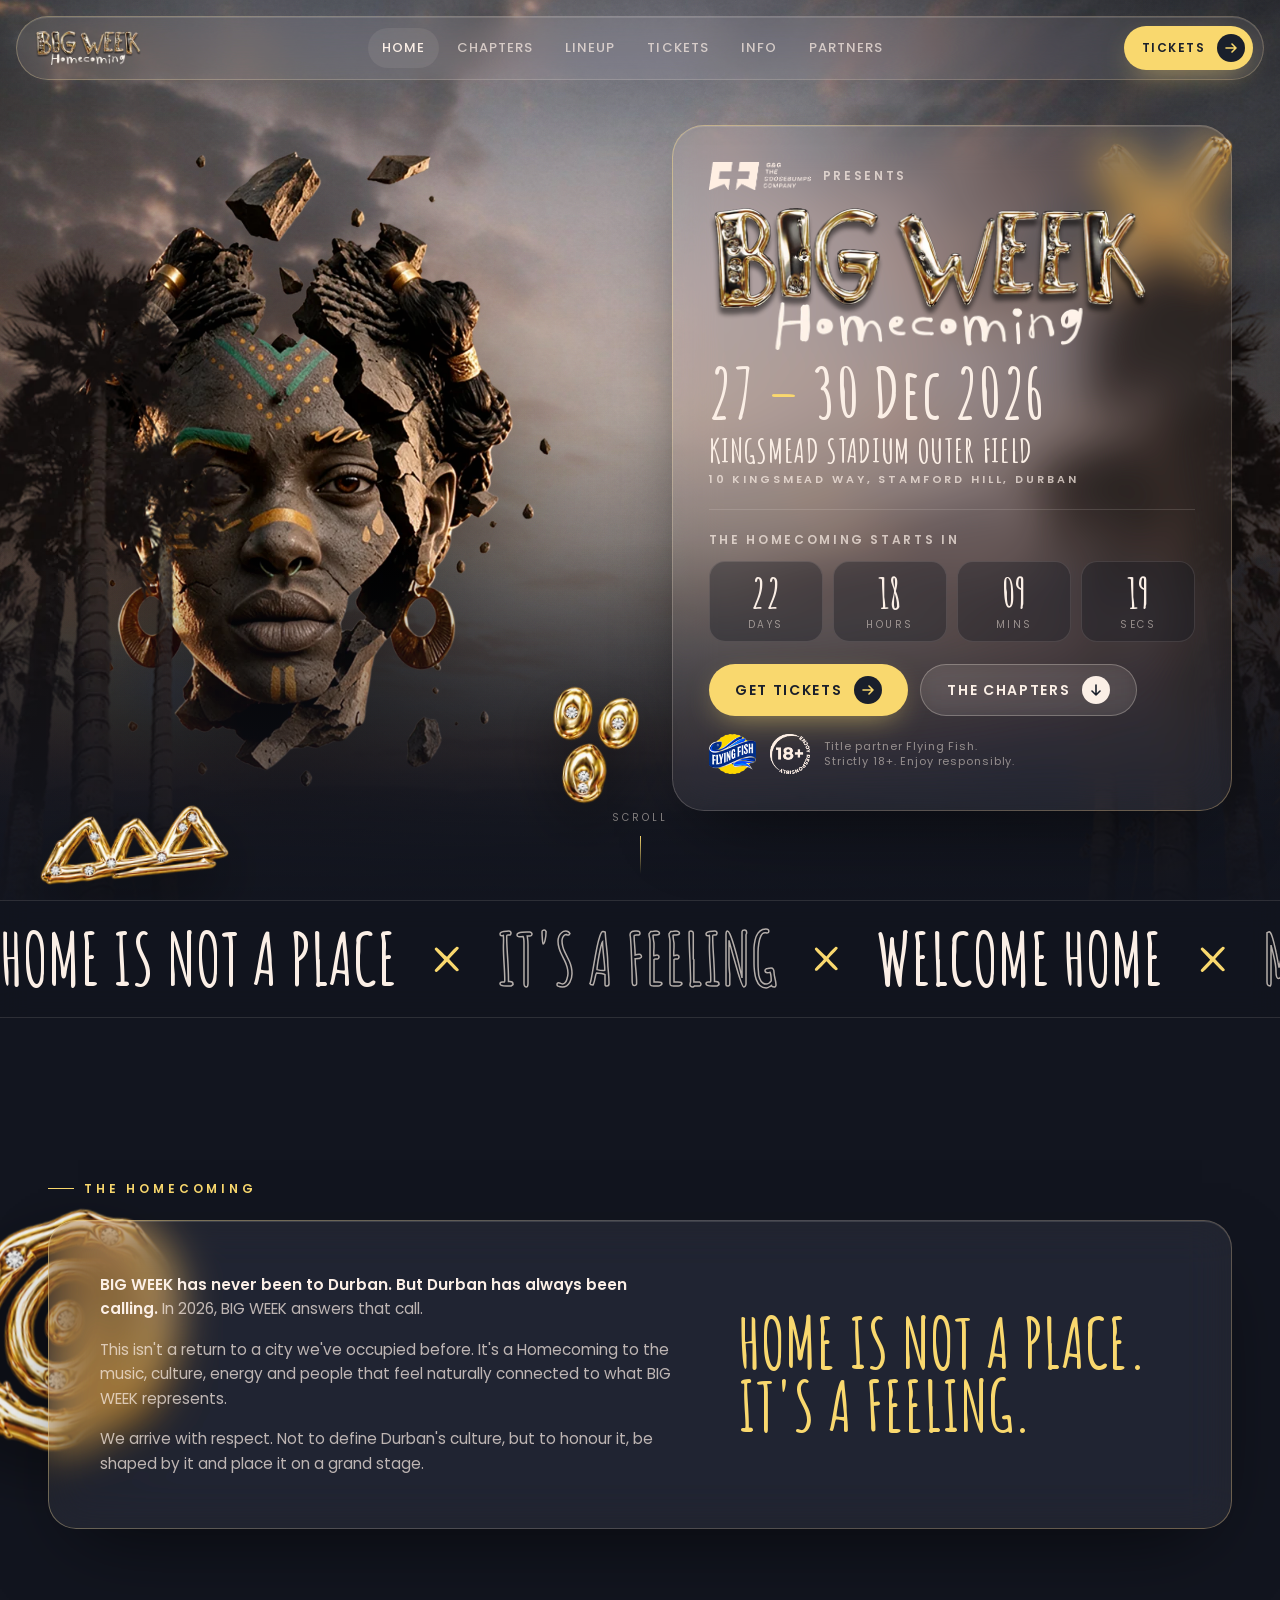
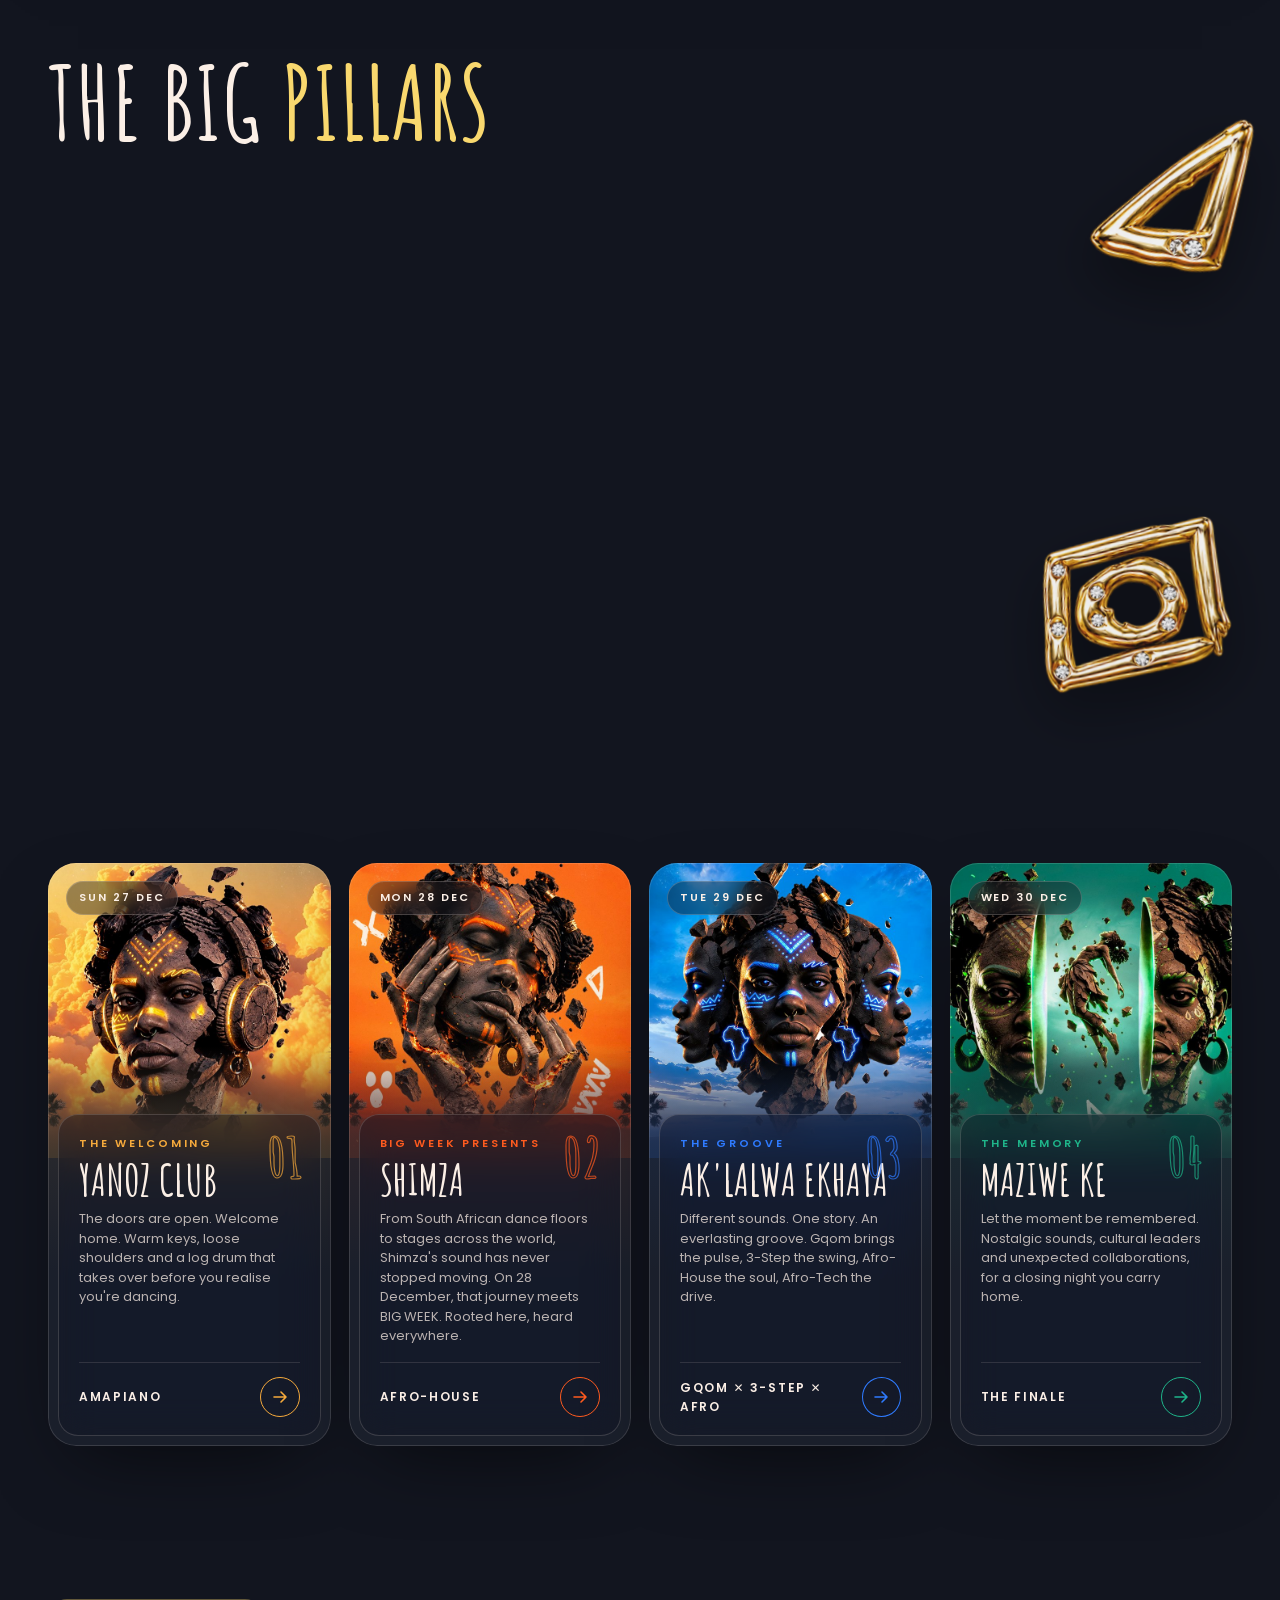
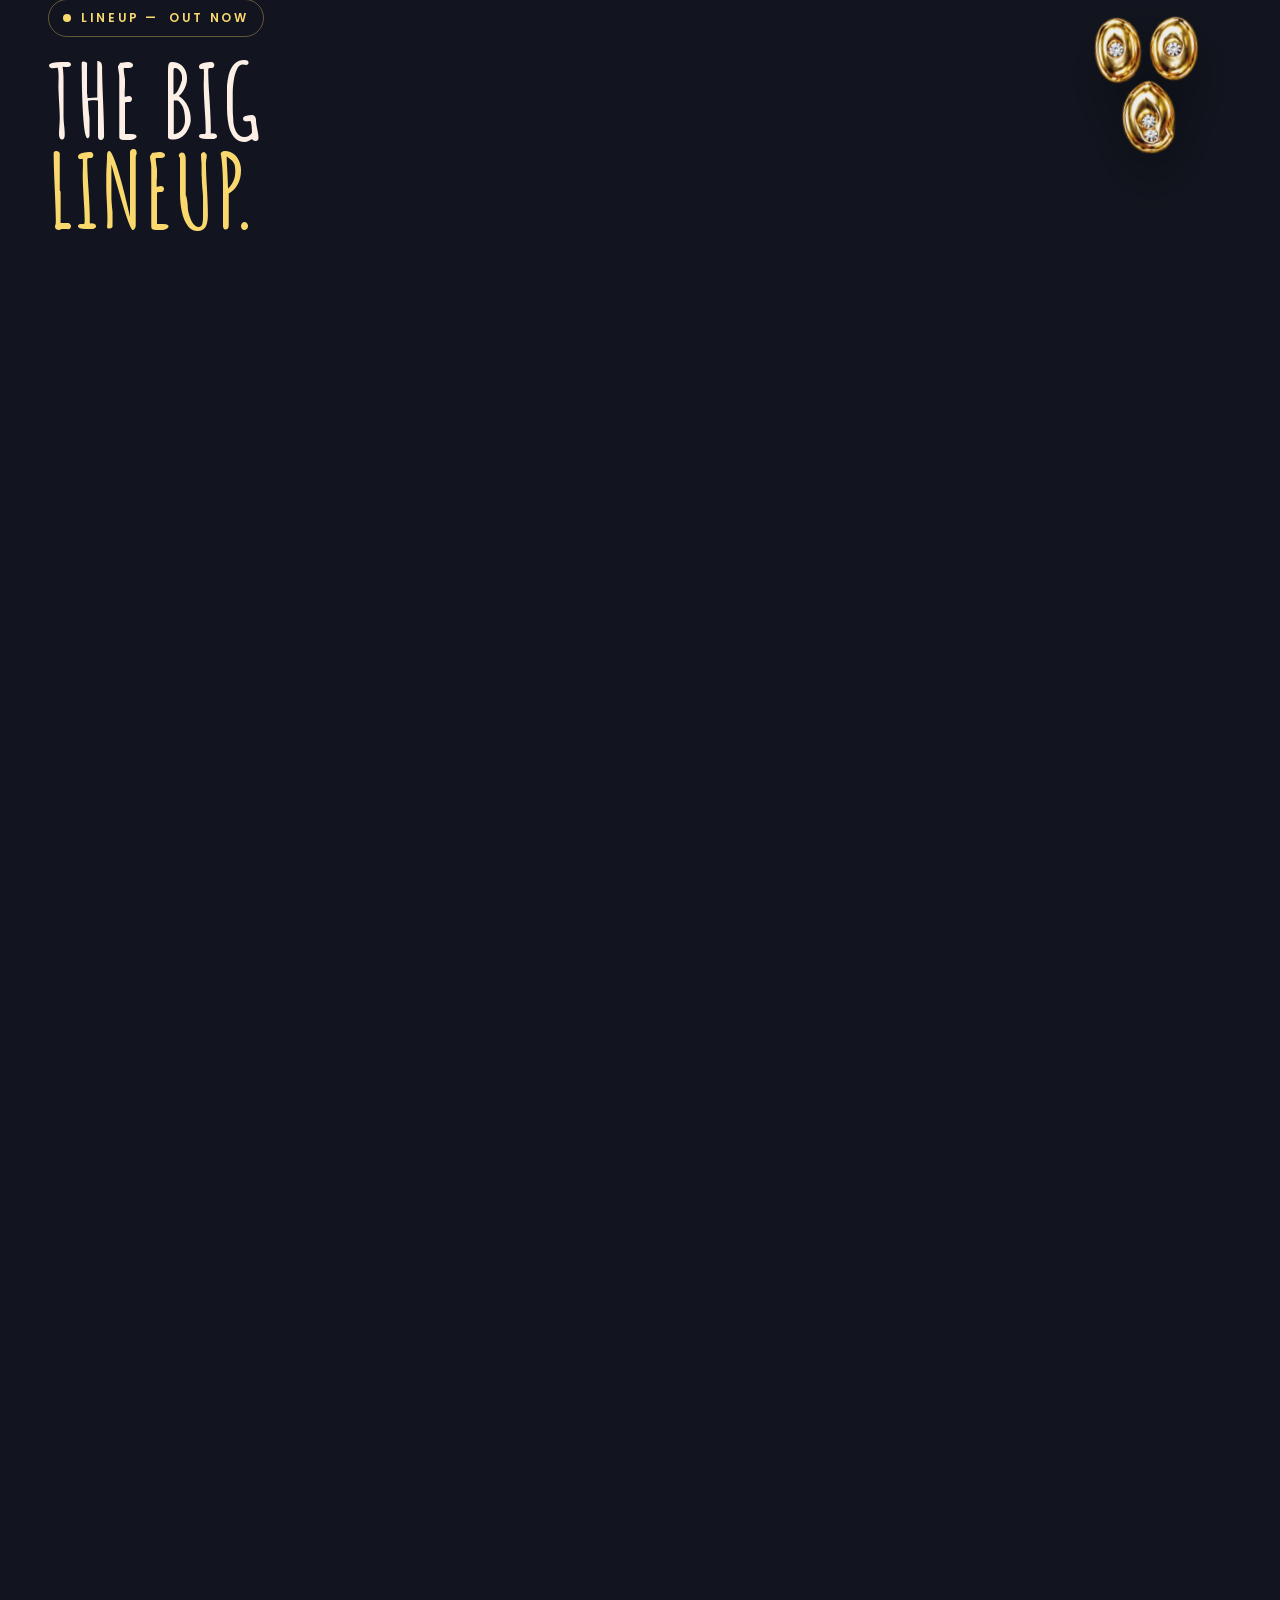
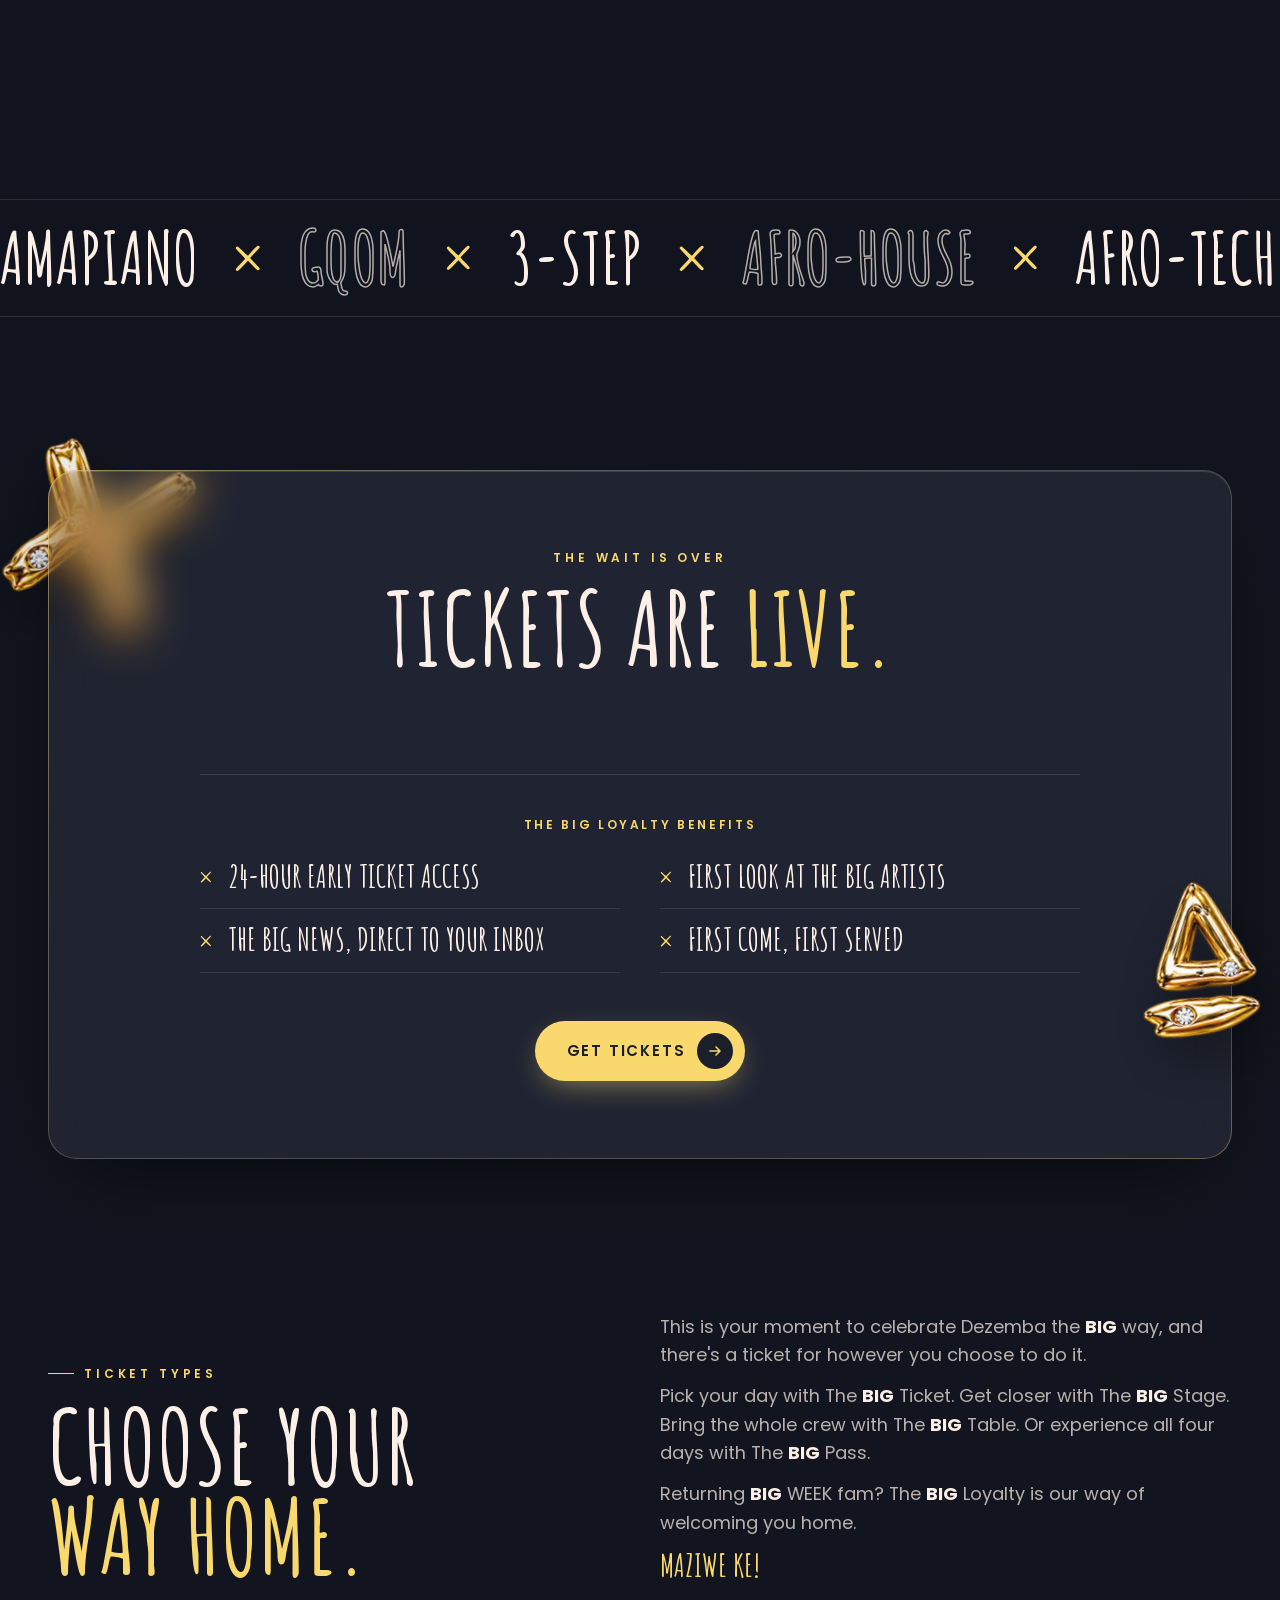
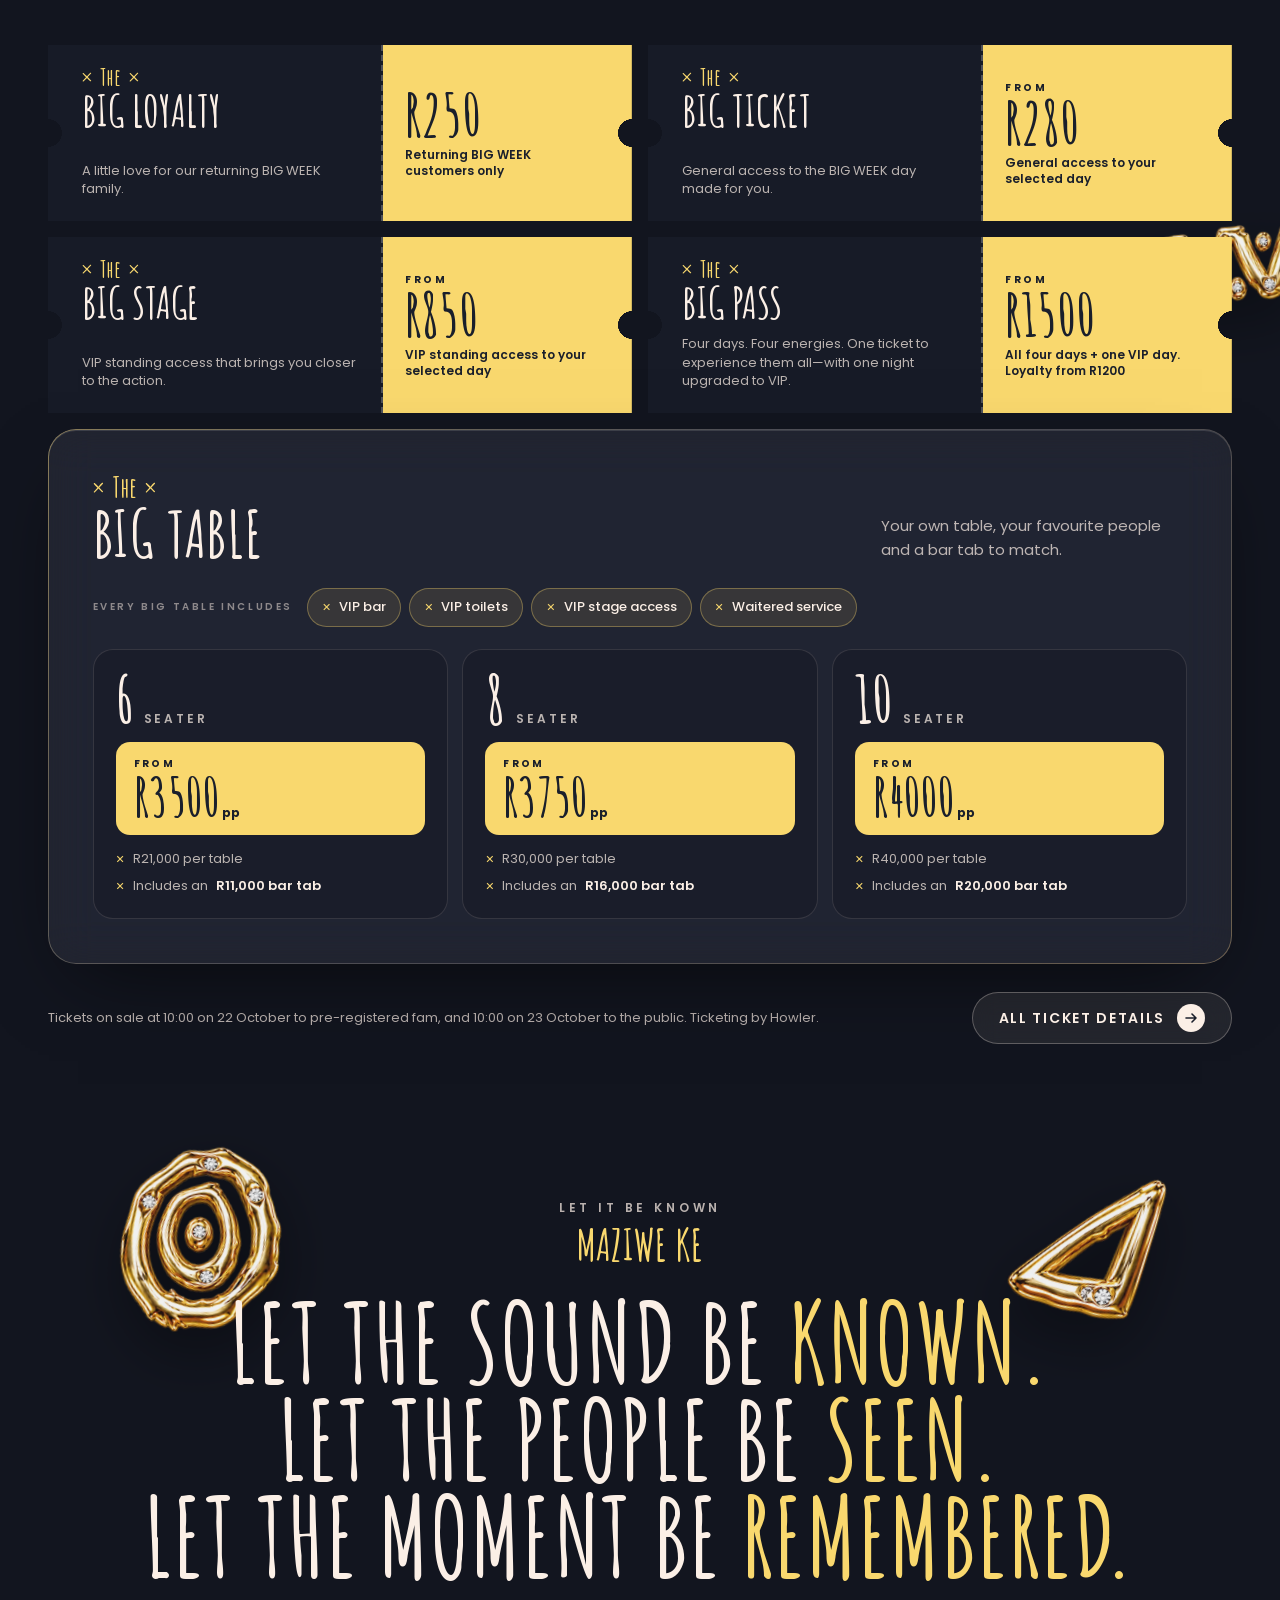
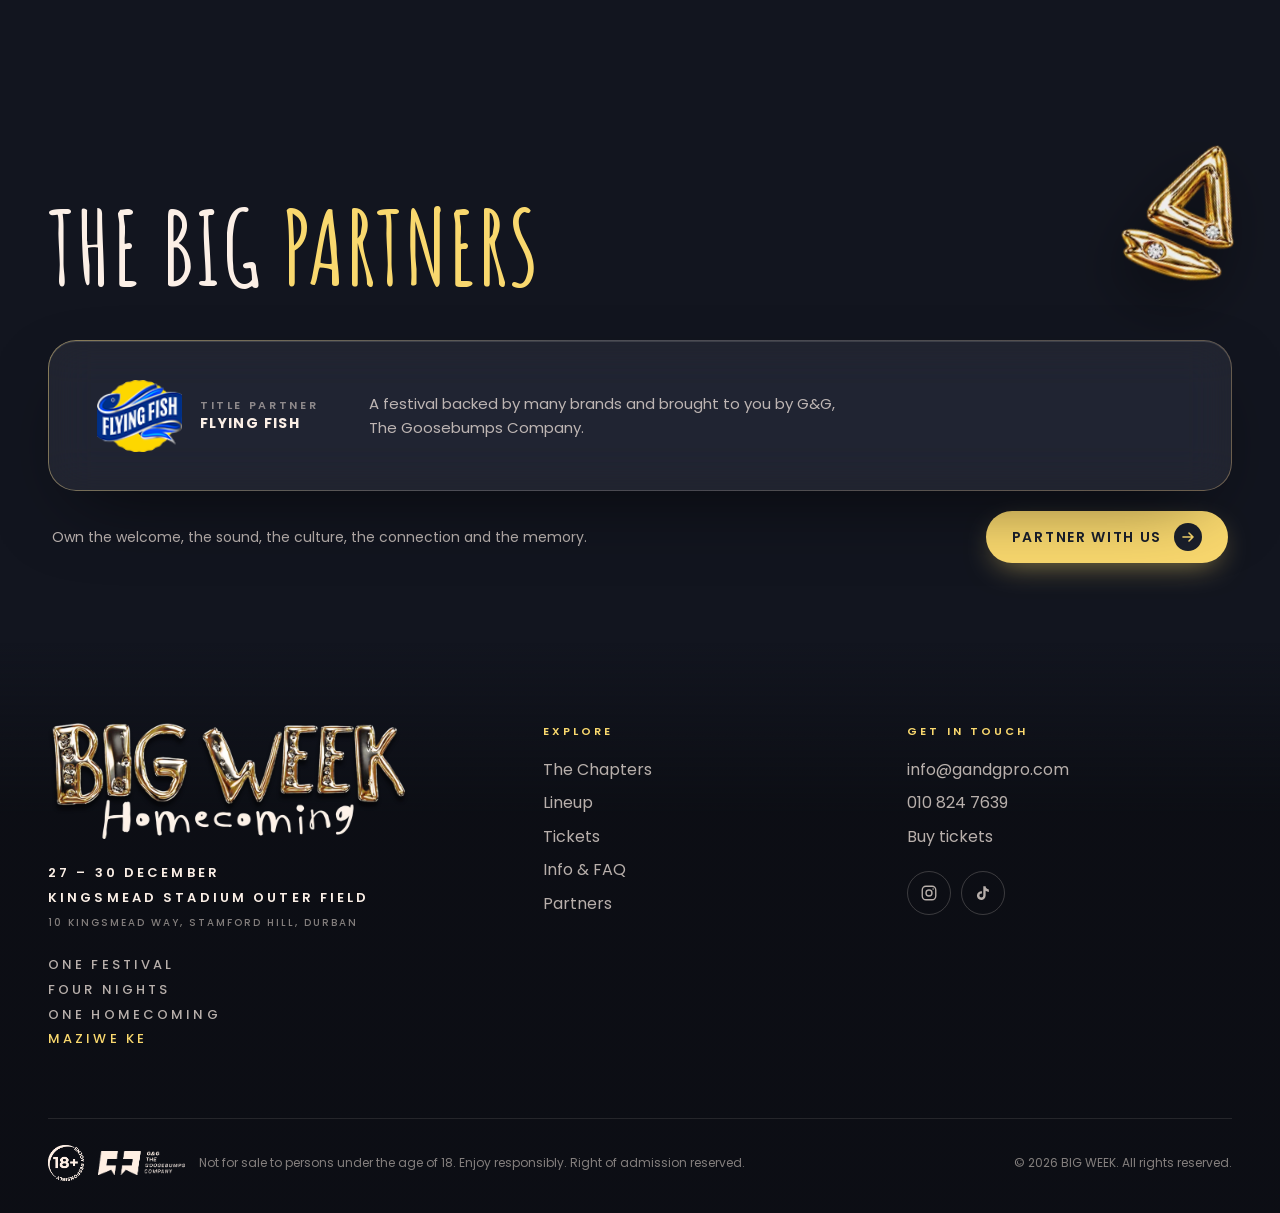
<file: index.html>
<!doctype html>
<html lang="en-ZA">
<head>
  <meta charset="utf-8">
  <meta name="viewport" content="width=device-width, initial-scale=1, viewport-fit=cover">
  <meta http-equiv="Content-Security-Policy" content="default-src 'self'; script-src 'self'; style-src 'self' 'unsafe-inline'; img-src 'self' data:; font-src 'self'; connect-src 'self'; media-src 'self'; object-src 'none'; frame-src 'none'; base-uri 'self'; form-action 'self'; upgrade-insecure-requests">
  <meta name="referrer" content="strict-origin-when-cross-origin">
  <title>BIG WEEK 2026 — Homecoming | 27–30 December, Durban</title>
  <meta name="description" content="BIG WEEK Homecoming: four nights of Amapiano, Gqom, 3-Step, Afro-House and Afro-Tech in Durban, 27–30 December 2026. Yanoz Club, BIG WEEK Presents Shimza, Ak&#x27;lalwa Ekhaya and Maziwe Ke. Tickets from R250 via Howler.">
  <link rel="canonical" href="https://bigweek.co.za/">
  <meta name="robots" content="index, follow, max-image-preview:large">
  <meta name="theme-color" content="#12151f">
  <meta name="geo.region" content="ZA-KZN">
  <meta name="geo.placename" content="Durban">

  <meta property="og:type" content="website">
  <meta property="og:site_name" content="BIG WEEK">
  <meta property="og:locale" content="en_ZA">
  <meta property="og:url" content="https://bigweek.co.za/">
  <meta property="og:title" content="BIG WEEK 2026 — Homecoming | 27–30 December, Durban">
  <meta property="og:description" content="BIG WEEK Homecoming: four nights of Amapiano, Gqom, 3-Step, Afro-House and Afro-Tech in Durban, 27–30 December 2026. Yanoz Club, BIG WEEK Presents Shimza, Ak&#x27;lalwa Ekhaya and Maziwe Ke. Tickets from R250 via Howler.">
  <meta property="og:image" content="https://bigweek.co.za/assets/img/og-image.jpg">
  <meta property="og:image:width" content="1200">
  <meta property="og:image:height" content="630">
  <meta property="og:image:alt" content="BIG WEEK Homecoming, 27–30 December 2026, Durban">
  <meta name="twitter:card" content="summary_large_image">
  <meta name="twitter:title" content="BIG WEEK 2026 — Homecoming | 27–30 December, Durban">
  <meta name="twitter:description" content="BIG WEEK Homecoming: four nights of Amapiano, Gqom, 3-Step, Afro-House and Afro-Tech in Durban, 27–30 December 2026. Yanoz Club, BIG WEEK Presents Shimza, Ak&#x27;lalwa Ekhaya and Maziwe Ke. Tickets from R250 via Howler.">
  <meta name="twitter:image" content="https://bigweek.co.za/assets/img/og-image.jpg">

  <link rel="icon" href="assets/img/icon-32.png" sizes="32x32" type="image/png">
  <link rel="icon" href="assets/img/icon-192.png" sizes="192x192" type="image/png">
  <link rel="apple-touch-icon" href="assets/img/apple-touch-icon.png">

  <link rel="preload" href="assets/fonts/amatic-sc-700-latin.woff2" as="font" type="font/woff2" crossorigin>
  <link rel="preload" href="assets/fonts/poppins-400-latin.woff2" as="font" type="font/woff2" crossorigin>
  <link rel="preload" href="assets/fonts/poppins-600-latin.woff2" as="font" type="font/woff2" crossorigin>
  <link rel="preload" as="image" href="assets/img/sky.jpg" media="(min-width: 761px)">
  <link rel="preload" as="image" href="assets/img/sky-sm.jpg" media="(max-width: 760px)">
  <link rel="preload" as="image" href="assets/img/head.webp" fetchpriority="high">
  <link rel="stylesheet" href="assets/css/style.css?v=20261106b">
  <script src="assets/js/config.js?v=20261106b"></script>
  <script src="assets/js/early.js?v=20261106b"></script>
  <script type="application/ld+json">{"@context":"https://schema.org","@type":"WebSite","name":"BIG WEEK","url":"https://bigweek.co.za/","inLanguage":"en-ZA","publisher":{"@type":"Organization","@id":"https://bigweek.co.za/#organizer","name":"G&G — The Goosebumps Company","email":"info@gandgpro.com","telephone":"+27108247639"}}</script>
  <script type="application/ld+json">{"@context":"https://schema.org","@type":"Festival","@id":"https://bigweek.co.za/#festival","name":"BIG WEEK 2026 — Homecoming","description":"BIG WEEK Homecoming: four nights of Amapiano, Gqom, 3-Step, Afro-House and Afro-Tech in Durban, 27–30 December 2026. Yanoz Club, BIG WEEK Presents Shimza, Ak'lalwa Ekhaya and Maziwe Ke. Tickets from R250 via Howler.","url":"https://bigweek.co.za/","image":["https://bigweek.co.za/assets/img/og-image.jpg"],"startDate":"2026-12-27T15:00:00+02:00","endDate":"2026-12-31T00:00:00+02:00","eventStatus":"https://schema.org/EventScheduled","eventAttendanceMode":"https://schema.org/OfflineEventAttendanceMode","location":{"@type":"Place","name":"Kingsmead Stadium Outer Field","address":{"@type":"PostalAddress","streetAddress":"10 Kingsmead Way, Stamford Hill","addressLocality":"Durban","addressRegion":"KwaZulu-Natal","addressCountry":"ZA"}},"offers":{"@type":"AggregateOffer","url":"https://bigweek.howler.co.za/bigweek","priceCurrency":"ZAR","lowPrice":"250","highPrice":"4000","availability":"https://schema.org/InStock","validFrom":"2026-10-22T10:00:00+02:00"},"organizer":{"@type":"Organization","@id":"https://bigweek.co.za/#organizer","name":"G&G — The Goosebumps Company","email":"info@gandgpro.com","telephone":"+27108247639"},"typicalAgeRange":"18-","subEvent":[{"@type":"MusicEvent","name":"Yanoz Club — BIG WEEK 2026","startDate":"2026-12-27T15:00:00+02:00","endDate":"2026-12-28T00:00:00+02:00","description":"The Welcoming. The doors are open. Welcome home. Amapiano.","url":"https://bigweek.co.za/chapters.html#yanoz-club","image":"https://bigweek.co.za/assets/img/chapters/yanoz-club.jpg","eventStatus":"https://schema.org/EventScheduled","eventAttendanceMode":"https://schema.org/OfflineEventAttendanceMode","location":{"@type":"Place","name":"Kingsmead Stadium Outer Field","address":{"@type":"PostalAddress","streetAddress":"10 Kingsmead Way, Stamford Hill","addressLocality":"Durban","addressRegion":"KwaZulu-Natal","addressCountry":"ZA"}},"offers":{"@type":"AggregateOffer","url":"https://bigweek.howler.co.za/bigweek","priceCurrency":"ZAR","lowPrice":"250","highPrice":"4000","availability":"https://schema.org/InStock","validFrom":"2026-10-22T10:00:00+02:00"},"organizer":{"@id":"https://bigweek.co.za/#organizer"}},{"@type":"MusicEvent","name":"BIG WEEK Presents Shimza — BIG WEEK 2026","startDate":"2026-12-28T15:00:00+02:00","endDate":"2026-12-29T00:00:00+02:00","description":"Rooted here. Heard everywhere. Afro-House and Afro-Tech.","url":"https://bigweek.co.za/chapters.html#shimza","image":"https://bigweek.co.za/assets/img/chapters/shimza.jpg","eventStatus":"https://schema.org/EventScheduled","eventAttendanceMode":"https://schema.org/OfflineEventAttendanceMode","location":{"@type":"Place","name":"Kingsmead Stadium Outer Field","address":{"@type":"PostalAddress","streetAddress":"10 Kingsmead Way, Stamford Hill","addressLocality":"Durban","addressRegion":"KwaZulu-Natal","addressCountry":"ZA"}},"offers":{"@type":"AggregateOffer","url":"https://bigweek.howler.co.za/bigweek","priceCurrency":"ZAR","lowPrice":"250","highPrice":"4000","availability":"https://schema.org/InStock","validFrom":"2026-10-22T10:00:00+02:00"},"organizer":{"@id":"https://bigweek.co.za/#organizer"}},{"@type":"MusicEvent","name":"Ak'lalwa Ekhaya — BIG WEEK 2026","startDate":"2026-12-29T15:00:00+02:00","endDate":"2026-12-30T00:00:00+02:00","description":"Different sounds. One story. An everlasting groove. Gqom, 3-Step, Afro-House and Afro-Tech.","url":"https://bigweek.co.za/chapters.html#aklalwa-ekhaya","image":"https://bigweek.co.za/assets/img/chapters/aklalwa-ekhaya.jpg","eventStatus":"https://schema.org/EventScheduled","eventAttendanceMode":"https://schema.org/OfflineEventAttendanceMode","location":{"@type":"Place","name":"Kingsmead Stadium Outer Field","address":{"@type":"PostalAddress","streetAddress":"10 Kingsmead Way, Stamford Hill","addressLocality":"Durban","addressRegion":"KwaZulu-Natal","addressCountry":"ZA"}},"offers":{"@type":"AggregateOffer","url":"https://bigweek.howler.co.za/bigweek","priceCurrency":"ZAR","lowPrice":"250","highPrice":"4000","availability":"https://schema.org/InStock","validFrom":"2026-10-22T10:00:00+02:00"},"organizer":{"@id":"https://bigweek.co.za/#organizer"}},{"@type":"MusicEvent","name":"Maziwe Ke — BIG WEEK 2026","startDate":"2026-12-30T15:00:00+02:00","endDate":"2026-12-31T00:00:00+02:00","description":"The Memory. Let the moment be remembered. The BIG WEEK finale.","url":"https://bigweek.co.za/chapters.html#maziwe-ke","image":"https://bigweek.co.za/assets/img/chapters/maziwe-ke.jpg","eventStatus":"https://schema.org/EventScheduled","eventAttendanceMode":"https://schema.org/OfflineEventAttendanceMode","location":{"@type":"Place","name":"Kingsmead Stadium Outer Field","address":{"@type":"PostalAddress","streetAddress":"10 Kingsmead Way, Stamford Hill","addressLocality":"Durban","addressRegion":"KwaZulu-Natal","addressCountry":"ZA"}},"offers":{"@type":"AggregateOffer","url":"https://bigweek.howler.co.za/bigweek","priceCurrency":"ZAR","lowPrice":"250","highPrice":"4000","availability":"https://schema.org/InStock","validFrom":"2026-10-22T10:00:00+02:00"},"organizer":{"@id":"https://bigweek.co.za/#organizer"}}]}</script>
</head>
<body data-state="prereg">
  <a class="skip-link" href="#main">Skip to content</a>

  <!-- Atmosphere: the fixed sky the glass blurs -->
  <div class="atmosphere" aria-hidden="true">
    <div class="atmosphere__sky"></div>
    <div class="atmosphere__vignette"></div>
    <div class="atmosphere__shade"></div>
    <div class="orb orb--a"></div>
    <div class="orb orb--b"></div>
    <div class="atmosphere__grain"></div>
  </div>

  <!-- Navigation -->
  <header class="nav glass" role="banner">
    <a class="nav__brand" href="index.html" aria-label="BIG WEEK home">
      <img src="assets/img/logo-lockup-sm.webp" alt="BIG WEEK Homecoming" width="240" height="77" style="height:34px;width:auto">
    </a>
    <nav aria-label="Primary">
      <ul class="nav__links">
        <li><a href="index.html" aria-current="page">Home</a></li>
        <li><a href="chapters.html">Chapters</a></li>
        <li><a href="lineup.html">Lineup</a></li>
        <li><a href="tickets.html">Tickets</a></li>
        <li><a href="info.html">Info</a></li>
        <li><a href="partners.html">Partners</a></li>
      </ul>
    </nav>
    <div style="display:flex;gap:8px;align-items:center">
      <a class="btn nav__cta" data-show="prereg" data-link="preRegister" href="#pre-register">Pre-Register <span class="btn__arrow" aria-hidden="true"><svg width="12" height="12" viewBox="0 0 12 12" fill="none"><path d="M1 6h10M7 2l4 4-4 4" stroke="currentColor" stroke-width="1.6" stroke-linecap="round" stroke-linejoin="round"/></svg></span></a>
      <a class="btn nav__cta" data-show="closed loyalty onsale" href="tickets.html">Tickets <span class="btn__arrow" aria-hidden="true"><svg width="12" height="12" viewBox="0 0 12 12" fill="none"><path d="M1 6h10M7 2l4 4-4 4" stroke="currentColor" stroke-width="1.6" stroke-linecap="round" stroke-linejoin="round"/></svg></span></a>
      <button class="nav__toggle" aria-label="Open menu" aria-expanded="false" aria-controls="mobile-menu"><span></span></button>
    </div>
  </header>

  <div class="mobile-menu" id="mobile-menu" aria-hidden="true">
    <a class="mobile-menu__link" href="index.html"><small>00</small>Home</a>
    <a class="mobile-menu__link" href="chapters.html"><small>01</small>Chapters</a>
    <a class="mobile-menu__link" href="lineup.html"><small>02</small>Lineup</a>
    <a class="mobile-menu__link" href="tickets.html"><small>03</small>Tickets</a>
    <a class="mobile-menu__link" href="info.html"><small>04</small>Info</a>
    <a class="mobile-menu__link" href="partners.html"><small>05</small>Partners</a>
    <a class="btn" data-show="prereg" data-link="preRegister" href="#pre-register">Pre-Register Now <span class="btn__arrow" aria-hidden="true"><svg width="12" height="12" viewBox="0 0 12 12" fill="none"><path d="M1 6h10M7 2l4 4-4 4" stroke="currentColor" stroke-width="1.6" stroke-linecap="round" stroke-linejoin="round"/></svg></span></a>
    <a class="btn" data-show="closed loyalty onsale" href="tickets.html">Get Tickets <span class="btn__arrow" aria-hidden="true"><svg width="12" height="12" viewBox="0 0 12 12" fill="none"><path d="M1 6h10M7 2l4 4-4 4" stroke="currentColor" stroke-width="1.6" stroke-linecap="round" stroke-linejoin="round"/></svg></span></a>
  </div>

  <main id="main">

    <!-- ================= HERO ================= -->
    <section class="hero" aria-labelledby="hero-title">
      <div class="hero__stage" aria-hidden="true">
        <div class="hero__head" data-depth="-0.18"><img src="assets/img/head.webp" alt="" width="613" height="800"></div>
        <div class="hero__palms hero__palms--l" data-depth="0.12"><img src="assets/img/trees-l.webp" srcset="assets/img/trees-l-sm.webp 389w, assets/img/trees-l.webp 779w" sizes="(max-width: 900px) 60vw, 40vw" alt="" width="779" height="696"></div>
        <div class="hero__palms hero__palms--r" data-depth="0.12"><img src="assets/img/trees-r.webp" srcset="assets/img/trees-r-sm.webp 165w, assets/img/trees-r.webp 330w" sizes="(max-width: 900px) 30vw, 20vw" alt="" width="330" height="692"></div>
        <div class="hero__ground"></div>
      </div>

      <div class="wrap hero__inner">
        <div class="hero__panel glass reveal is-in">
          <div class="hero__presenter caps">
            <img src="assets/img/gg.png" alt="G&amp;G — The Goosebumps Company" width="215" height="59">
            <span>presents</span>
          </div>
          <h1 id="hero-title" class="sr-only">BIG WEEK Homecoming — 27 to 30 December 2026, Durban</h1>
          <img class="hero__logo" src="assets/img/logo-lockup.webp" alt="" width="900" height="290" fetchpriority="high">
          <p class="hero__dates">27 <span class="dash">–</span> 30 Dec 2026</p>
          <p class="hero__place"><span class="hero__venue">Kingsmead Stadium Outer Field</span><span class="hero__addr">10 Kingsmead Way, Stamford Hill, Durban</span></p>

          <div class="status">
            <p class="status__label" data-countdown-label>Pre-registration closes in</p>
            <div class="countdown" data-countdown role="timer" aria-live="off">
              <div class="countdown__unit"><span class="countdown__num" data-d>00</span><span class="countdown__lbl">Days</span></div>
              <div class="countdown__unit"><span class="countdown__num" data-h>00</span><span class="countdown__lbl">Hours</span></div>
              <div class="countdown__unit"><span class="countdown__num" data-m>00</span><span class="countdown__lbl">Mins</span></div>
              <div class="countdown__unit"><span class="countdown__num" data-s>00</span><span class="countdown__lbl">Secs</span></div>
            </div>
            <div class="hero__ctas">
              <a class="btn" data-show="prereg" data-link="preRegister" href="#pre-register">Pre-Register Now <span class="btn__arrow" aria-hidden="true"><svg width="12" height="12" viewBox="0 0 12 12" fill="none"><path d="M1 6h10M7 2l4 4-4 4" stroke="currentColor" stroke-width="1.6" stroke-linecap="round" stroke-linejoin="round"/></svg></span></a>
              <a class="btn" data-show="closed" href="tickets.html">See Ticket Types <span class="btn__arrow" aria-hidden="true"><svg width="12" height="12" viewBox="0 0 12 12" fill="none"><path d="M1 6h10M7 2l4 4-4 4" stroke="currentColor" stroke-width="1.6" stroke-linecap="round" stroke-linejoin="round"/></svg></span></a>
              <a class="btn" data-show="loyalty onsale" data-link="tickets" href="tickets.html">Get Tickets <span class="btn__arrow" aria-hidden="true"><svg width="12" height="12" viewBox="0 0 12 12" fill="none"><path d="M1 6h10M7 2l4 4-4 4" stroke="currentColor" stroke-width="1.6" stroke-linecap="round" stroke-linejoin="round"/></svg></span></a>
              <a class="btn btn--ghost" href="#chapters">The Chapters <span class="btn__arrow" aria-hidden="true"><svg width="12" height="12" viewBox="0 0 12 12" fill="none"><path d="M6 1v10M2 7l4 4 4-4" stroke="currentColor" stroke-width="1.6" stroke-linecap="round" stroke-linejoin="round"/></svg></span></a>
            </div>
          </div>

          <div class="hero__badges">
            <img src="assets/img/flyingfish.png" alt="Flying Fish — Title Partner" width="79" height="67">
            <img src="assets/img/u18.png" alt="18+ — Enjoy responsibly" width="68" height="68">
            <small>Title partner Flying Fish.<br>Strictly 18+. Enjoy responsibly.</small>
          </div>
        </div>
      </div>

      <span class="scroll-cue" aria-hidden="true">Scroll</span>
    </section>

    <!-- ================= MARQUEE ================= -->
    <div class="marquee" aria-hidden="true">
      <div class="marquee__track">
        <div class="marquee__item"><span>Home is not a place</span><span class="x-mark"></span><span class="outline">It's a feeling</span><span class="x-mark"></span><span>Welcome home</span><span class="x-mark"></span><span class="outline">Maziwe Ke</span><span class="x-mark"></span></div>
        <div class="marquee__item"><span>Home is not a place</span><span class="x-mark"></span><span class="outline">It's a feeling</span><span class="x-mark"></span><span>Welcome home</span><span class="x-mark"></span><span class="outline">Maziwe Ke</span><span class="x-mark"></span></div>
      </div>
    </div>

    <!-- ================= STORY ================= -->
    <section class="section" id="story" aria-label="The Homecoming">
      <div class="wrap">
        <span class="eyebrow reveal">The Homecoming</span>
        <div class="story__card glass reveal" style="--d:.08s">
          <div class="story__text">
            <p><strong>BIG WEEK has never been to Durban. But Durban has always been calling.</strong> In 2026, BIG WEEK answers that call.</p>
            <p>This isn't a return to a city we've occupied before. It's a Homecoming to the music, culture, energy and people that feel naturally connected to what BIG WEEK represents.</p>
            <p>We arrive with respect. Not to define Durban's culture, but to honour it, be shaped by it and place it on a grand stage.</p>
          </div>
          <p class="story__quote">Home is not a place.<br>It's a feeling.</p>
        </div>

        <h2 class="display h-lg pillars__title reveal">The BIG <span class="accent">Pillars</span></h2>
        <div class="pillars">
          <article class="pillar glass reveal">
            <span class="pillar__num">01</span>
            <h3>Ekhaya<small>Home</small></h3>
            <p>Arrive as individuals, become part of something together. A place for everyone, and the feeling of being exactly where you belong.</p>
          </article>
          <article class="pillar glass reveal" style="--d:.08s">
            <span class="pillar__num">02</span>
            <h3>Culture on a Grand Stage<small>The sound</small></h3>
            <p>Amapiano, Gqom, 3-Step, Afro-House and Afro-Tech. Not just genres, but South African movements that continue to travel the world.</p>
          </article>
          <article class="pillar glass reveal" style="--d:.16s">
            <span class="pillar__num">03</span>
            <h3>Maziwe Ke<small>Let it be known</small></h3>
            <p>Let African music be known. Let local talent be seen. Arrive confidently, express yourself fully and become part of the story.</p>
          </article>
        </div>
      </div>
    </section>

    <!-- ================= CHAPTERS ================= -->
    <section class="section" id="chapters" aria-labelledby="chapters-title" style="padding-top:0">
      <div class="wrap">
        <div class="chapters__head">
          <div class="reveal">
            <span class="eyebrow eyebrow--plain">27 – 30 December 2026</span>
            <h2 id="chapters-title" class="display h-lg" style="margin-top:18px">Four chapters.<br><span class="accent">One festival.</span></h2>
          </div>
          <div class="journey reveal" style="--d:.1s" aria-label="The journey: Welcome, Connect, Rhythm, Remember">
            <span>Welcome</span><svg width="18" height="10" viewBox="0 0 18 10" fill="none" aria-hidden="true"><path d="M0 5h16M12 1l4 4-4 4" stroke="currentColor" stroke-width="1.5"/></svg>
            <span>Connect</span><svg width="18" height="10" viewBox="0 0 18 10" fill="none" aria-hidden="true"><path d="M0 5h16M12 1l4 4-4 4" stroke="currentColor" stroke-width="1.5"/></svg>
            <span>Rhythm</span><svg width="18" height="10" viewBox="0 0 18 10" fill="none" aria-hidden="true"><path d="M0 5h16M12 1l4 4-4 4" stroke="currentColor" stroke-width="1.5"/></svg>
            <span>Remember</span>
          </div>
        </div>

        <div class="chapters__grid">
          <a class="chapter chapter--yanoz reveal" href="chapters.html#yanoz-club">
            <div class="chapter__img"><img src="assets/img/chapters/yanoz-club.jpg" alt="Yanoz Club theme artwork: a cracked clay face wearing gold-lit headphones against amber clouds" loading="lazy" width="700" height="730"></div>
                        <span class="chapter__date">Sun 27 Dec</span>
            <div class="chapter__body">
              <span class="chapter__num">01</span>
              <span class="chapter__role">The Welcoming</span>
              <h3 class="chapter__name">Yanoz Club</h3>
              <p class="chapter__msg">The doors are open. Welcome home. Warm keys, loose shoulders and a log drum that takes over before you realise you're dancing.</p>
              <div class="chapter__foot"><span>Amapiano</span><span class="arrow-link" aria-hidden="true"><svg width="14" height="14" viewBox="0 0 14 14" fill="none"><path d="M1 7h12M8 2l5 5-5 5" stroke="currentColor" stroke-width="1.6" stroke-linecap="round" stroke-linejoin="round"/></svg></span></div>
            </div>
          </a>

          <a class="chapter chapter--shimza reveal" style="--d:.08s" href="chapters.html#shimza">
            <div class="chapter__img"><img src="assets/img/chapters/shimza.jpg" alt="BIG WEEK Presents Shimza theme artwork: a clay face cradled by hands, glowing with orange embers" loading="lazy" width="700" height="730"></div>
                        <span class="chapter__date">Mon 28 Dec</span>
            <div class="chapter__body">
              <span class="chapter__num">02</span>
              <span class="chapter__role">BIG WEEK Presents</span>
              <h3 class="chapter__name">Shimza</h3>
              <p class="chapter__msg">From South African dance floors to stages across the world, Shimza's sound has never stopped moving. On 28 December, that journey meets BIG WEEK. Rooted here, heard everywhere.</p>
              <div class="chapter__foot"><span>Afro-House</span><span class="arrow-link" aria-hidden="true"><svg width="14" height="14" viewBox="0 0 14 14" fill="none"><path d="M1 7h12M8 2l5 5-5 5" stroke="currentColor" stroke-width="1.6" stroke-linecap="round" stroke-linejoin="round"/></svg></span></div>
            </div>
          </a>

          <a class="chapter chapter--aklalwa reveal" style="--d:.16s" href="chapters.html#aklalwa-ekhaya">
            <div class="chapter__img"><img src="assets/img/chapters/aklalwa-ekhaya.jpg" alt="Ak'lalwa Ekhaya theme artwork: three clay faces with electric-blue markings against a blue sky" loading="lazy" width="700" height="730"></div>
                        <span class="chapter__date">Tue 29 Dec</span>
            <div class="chapter__body">
              <span class="chapter__num">03</span>
              <span class="chapter__role">The Groove</span>
              <h3 class="chapter__name">Ak'lalwa Ekhaya</h3>
              <p class="chapter__msg">Different sounds. One story. An everlasting groove. Gqom brings the pulse, 3-Step the swing, Afro-House the soul, Afro-Tech the drive.</p>
              <div class="chapter__foot"><span>Gqom ✕ 3-Step ✕ Afro</span><span class="arrow-link" aria-hidden="true"><svg width="14" height="14" viewBox="0 0 14 14" fill="none"><path d="M1 7h12M8 2l5 5-5 5" stroke="currentColor" stroke-width="1.6" stroke-linecap="round" stroke-linejoin="round"/></svg></span></div>
            </div>
          </a>

          <a class="chapter chapter--maziwe reveal" style="--d:.24s" href="chapters.html#maziwe-ke">
            <div class="chapter__img"><img src="assets/img/chapters/maziwe-ke.jpg" alt="Maziwe Ke theme artwork: a clay face split open by an emerald portal, a dancer floating between the halves" loading="lazy" width="700" height="730"></div>
                        <span class="chapter__date">Wed 30 Dec</span>
            <div class="chapter__body">
              <span class="chapter__num">04</span>
              <span class="chapter__role">The Memory</span>
              <h3 class="chapter__name">Maziwe Ke</h3>
              <p class="chapter__msg">Let the moment be remembered. Nostalgic sounds, cultural leaders and unexpected collaborations, for a closing night you carry home.</p>
              <div class="chapter__foot"><span>The Finale</span><span class="arrow-link" aria-hidden="true"><svg width="14" height="14" viewBox="0 0 14 14" fill="none"><path d="M1 7h12M8 2l5 5-5 5" stroke="currentColor" stroke-width="1.6" stroke-linecap="round" stroke-linejoin="round"/></svg></span></div>
            </div>
          </a>
        </div>
      </div>
    </section>

    <!-- ================= LINEUP TEASER ================= -->
    <section class="section" id="lineup" aria-labelledby="lineup-title" style="padding-top:0">
      <div class="wrap">
        <div class="chapters__head">
          <div class="reveal">
            <span class="phase-tag"><i></i>Lineup — <span data-lineup-status>Coming soon</span></span>
            <h2 id="lineup-title" class="display h-lg" style="margin-top:18px">The BIG<br><span class="accent">Lineup.</span></h2>
          </div>
        </div>
        <div class="lineup-grid">
          <div class="lineup-col lineup-col--yanoz glass reveal">
            <header><b>Yanoz Club</b><span>27 DEC</span></header>
            <div class="lhero" data-lineup-hero="yanoz-club" data-small hidden></div>
            <div data-lineup-teaser="yanoz-club"><div class="slot">Coming soon<small>01</small></div><div class="slot">Coming soon<small>02</small></div><div class="slot">Coming soon<small>03</small></div></div>
            <div class="lineup-col__cta" data-show="loyalty onsale"><a class="btn" data-link="days.yanoz-club" href="tickets.html">Buy now <span class="btn__arrow" aria-hidden="true"><svg width="12" height="12" viewBox="0 0 12 12" fill="none"><path d="M1 6h10M7 2l4 4-4 4" stroke="currentColor" stroke-width="1.6" stroke-linecap="round" stroke-linejoin="round"/></svg></span></a></div>
          </div>
          <div class="lineup-col lineup-col--shimza glass reveal" style="--d:.06s">
            <header><b>Presenting Shimza</b><span>28 DEC</span></header>
            <div class="lhero" data-lineup-hero="shimza" data-small hidden></div>
            <div data-lineup-teaser="shimza"><div class="slot">Coming soon<small>01</small></div><div class="slot">Coming soon<small>02</small></div><div class="slot">Coming soon<small>03</small></div></div>
            <div class="lineup-col__cta" data-show="loyalty onsale"><a class="btn" data-link="days.shimza" href="tickets.html">Buy now <span class="btn__arrow" aria-hidden="true"><svg width="12" height="12" viewBox="0 0 12 12" fill="none"><path d="M1 6h10M7 2l4 4-4 4" stroke="currentColor" stroke-width="1.6" stroke-linecap="round" stroke-linejoin="round"/></svg></span></a></div>
          </div>
          <div class="lineup-col lineup-col--aklalwa glass reveal" style="--d:.12s">
            <header><b>Ak'lalwa Ekhaya</b><span>29 DEC</span></header>
            <div class="lhero" data-lineup-hero="aklalwa-ekhaya" data-small hidden></div>
            <div data-lineup-teaser="aklalwa-ekhaya"><div class="slot">Coming soon<small>01</small></div><div class="slot">Coming soon<small>02</small></div><div class="slot">Coming soon<small>03</small></div></div>
            <div class="lineup-col__cta" data-show="loyalty onsale"><a class="btn" data-link="days.aklalwa-ekhaya" href="tickets.html">Buy now <span class="btn__arrow" aria-hidden="true"><svg width="12" height="12" viewBox="0 0 12 12" fill="none"><path d="M1 6h10M7 2l4 4-4 4" stroke="currentColor" stroke-width="1.6" stroke-linecap="round" stroke-linejoin="round"/></svg></span></a></div>
          </div>
          <div class="lineup-col lineup-col--maziwe glass reveal" style="--d:.18s">
            <header><b>Maziwe Ke</b><span>30 DEC</span></header>
            <div class="lhero" data-lineup-hero="maziwe-ke" data-small hidden></div>
            <div data-lineup-teaser="maziwe-ke"><div class="slot">Coming soon<small>01</small></div><div class="slot">Coming soon<small>02</small></div><div class="slot">Coming soon<small>03</small></div></div>
            <div class="lineup-col__cta" data-show="loyalty onsale"><a class="btn" data-link="days.maziwe-ke" href="tickets.html">Buy now <span class="btn__arrow" aria-hidden="true"><svg width="12" height="12" viewBox="0 0 12 12" fill="none"><path d="M1 6h10M7 2l4 4-4 4" stroke="currentColor" stroke-width="1.6" stroke-linecap="round" stroke-linejoin="round"/></svg></span></a></div>
          </div>
        </div>
        <div class="tickets__foot reveal">
          <span>Four headliners. Four energies. The full lineup is out now.</span>
          <a class="btn btn--ghost" href="lineup.html">See the full lineup <span class="btn__arrow" aria-hidden="true"><svg width="12" height="12" viewBox="0 0 12 12" fill="none"><path d="M1 6h10M7 2l4 4-4 4" stroke="currentColor" stroke-width="1.6" stroke-linecap="round" stroke-linejoin="round"/></svg></span></a>
        </div>
      </div>
    </section>

    <!-- ================= SOUND MARQUEE ================= -->
    <div class="marquee marquee--reverse">
      <span class="sr-only">The sounds of BIG WEEK: Amapiano, Gqom, 3-Step, Afro-House, Afro-Tech</span>
      <div class="marquee__track" aria-hidden="true">
        <div class="marquee__item"><span>Amapiano</span><span class="x-mark"></span><span class="outline">Gqom</span><span class="x-mark"></span><span>3-Step</span><span class="x-mark"></span><span class="outline">Afro-House</span><span class="x-mark"></span><span>Afro-Tech</span><span class="x-mark"></span></div>
        <div class="marquee__item"><span>Amapiano</span><span class="x-mark"></span><span class="outline">Gqom</span><span class="x-mark"></span><span>3-Step</span><span class="x-mark"></span><span class="outline">Afro-House</span><span class="x-mark"></span><span>Afro-Tech</span><span class="x-mark"></span></div>
      </div>
    </div>

    <!-- ================= ON-SALE COUNTDOWN ================= -->
    <section class="section" id="pre-register" aria-labelledby="onsale-title">
      <div class="wrap">
        <div class="onsale glass reveal">
          <span class="eyebrow eyebrow--plain onsale__eyebrow" data-show="prereg closed"><span data-date>On sale to pre-registered fam</span><span class="x-mark" data-date></span><span data-date>22 October, 10:00</span><span data-tbc>On-sale date coming soon</span></span>
          <span class="eyebrow eyebrow--plain" data-show="loyalty onsale">The wait is over</span>
          <h2 id="onsale-title" class="display h-lg onsale__title" data-show="prereg closed">Tickets drop <span class="accent">soon.</span></h2>
          <h2 class="display h-lg onsale__title" data-show="loyalty onsale">Tickets are <span class="accent">live.</span></h2>

          <div class="countdown countdown--xl" data-countdown data-countdown-to="loyaltyOnSale" role="timer" aria-live="off" data-show="prereg closed">
            <div class="countdown__unit"><span class="countdown__num" data-d>00</span><span class="countdown__lbl">Days</span></div>
            <div class="countdown__unit"><span class="countdown__num" data-h>00</span><span class="countdown__lbl">Hours</span></div>
            <div class="countdown__unit"><span class="countdown__num" data-m>00</span><span class="countdown__lbl">Mins</span></div>
            <div class="countdown__unit"><span class="countdown__num" data-s>00</span><span class="countdown__lbl">Secs</span></div>
          </div>

          <div class="onsale__benefits">
            <p class="caps onsale__benefits-title">The BIG loyalty benefits</p>
            <ul class="benefits">
              <li><span class="x-mark"></span>24-hour early ticket access</li>
              <li><span class="x-mark"></span>First look at the BIG artists</li>
              <li><span class="x-mark"></span>The BIG news, direct to your inbox</li>
              <li><span class="x-mark"></span>First come, first served</li>
            </ul>
          </div>

          <div class="onsale__cta">
            <a class="btn btn--lg" data-show="prereg" data-link="preRegister" href="#pre-register">Pre-Register Now <span class="btn__arrow" aria-hidden="true"><svg width="12" height="12" viewBox="0 0 12 12" fill="none"><path d="M1 6h10M7 2l4 4-4 4" stroke="currentColor" stroke-width="1.6" stroke-linecap="round" stroke-linejoin="round"/></svg></span></a>
            <p class="onsale__closed" data-show="closed">Public sale opens 23 October, 10:00.</p>
            <a class="btn btn--lg" data-show="loyalty onsale" data-link="tickets" href="tickets.html">Get Tickets <span class="btn__arrow" aria-hidden="true"><svg width="12" height="12" viewBox="0 0 12 12" fill="none"><path d="M1 6h10M7 2l4 4-4 4" stroke="currentColor" stroke-width="1.6" stroke-linecap="round" stroke-linejoin="round"/></svg></span></a>
            <p class="onsale__note" data-show="prereg">Pre-registration closes 4 October at midnight. Early access does not guarantee an Early Bird ticket; tickets are first come, first served. Loyalty customers must still pre-register to receive 24-hour early access.</p>
            <p class="onsale__note" data-show="closed">Pre-registration is now closed. Pre-registered fam get first access at 10:00 on 22 October; everyone else from 10:00 on 23 October. Early access does not guarantee an Early Bird ticket; tickets are first come, first served.</p>
          </div>
        </div>
      </div>
    </section>

    <!-- ================= TICKETS TEASER ================= -->
    <section class="section" id="tickets" aria-labelledby="tickets-title" style="padding-top:0">
      <div class="wrap">
        <div class="chapters__head">
          <div class="reveal">
            <span class="eyebrow">Ticket types</span>
            <h2 id="tickets-title" class="display h-lg" style="margin-top:18px">Choose your<br><span class="accent">way home.</span></h2>
          </div>
          <div class="lede tickets__lede reveal" style="--d:.1s"><p>This is your moment to celebrate Dezemba the <b>BIG</b> way, and there&#39;s a ticket for however you choose to do it.</p><p>Pick your day with The <b>BIG</b> Ticket. Get closer with The <b>BIG</b> Stage. Bring the whole crew with The <b>BIG</b> Table. Or experience all four days with The <b>BIG</b> Pass.</p><p>Returning <b>BIG</b> WEEK fam? The <b>BIG</b> Loyalty is our way of welcoming you home.</p><p class="tickets__sign">Maziwe ke!</p></div>
        </div>

        <div class="stubs">
          <a class="stub reveal" style="--d:0s" href="tickets.html#loyalty">
            <div class="stub__name"><span class="pre"><span class="x-mark"></span>The<span class="x-mark"></span></span><h3>BIG Loyalty</h3><p class="stub__desc">A little love for our returning BIG WEEK family.</p></div>
            <div class="stub__price"><span class="amt">R250</span><p>Returning BIG WEEK customers only</p></div>
          </a>
          <a class="stub reveal" style="--d:.06s" href="tickets.html#big-ticket">
            <div class="stub__name"><span class="pre"><span class="x-mark"></span>The<span class="x-mark"></span></span><h3>BIG Ticket</h3><p class="stub__desc">General access to the BIG WEEK day made for you.</p></div>
            <div class="stub__price"><span class="from">From</span><span class="amt">R280</span><p>General access to your selected day</p></div>
          </a>
          <a class="stub reveal" style="--d:.12s" href="tickets.html#big-stage">
            <div class="stub__name"><span class="pre"><span class="x-mark"></span>The<span class="x-mark"></span></span><h3>BIG Stage</h3><p class="stub__desc">VIP standing access that brings you closer to the action.</p></div>
            <div class="stub__price"><span class="from">From</span><span class="amt">R850</span><p>VIP standing access to your selected day</p></div>
          </a>
          <a class="stub reveal" style="--d:.18s" href="tickets.html#big-pass">
            <div class="stub__name"><span class="pre"><span class="x-mark"></span>The<span class="x-mark"></span></span><h3>BIG Pass</h3><p class="stub__desc">Four days. Four energies. One ticket to experience them all—with one night upgraded to VIP.</p></div>
            <div class="stub__price"><span class="from">From</span><span class="amt">R1500</span><p>All four days + one VIP day. Loyalty from R1200</p></div>
          </a>
        </div>

        <div class="bigtable glass reveal" id="big-table">
          <div class="bigtable__head">
            <div>
              <span class="pre-x"><span class="x-mark"></span>The<span class="x-mark"></span></span>
              <h3 class="display h-md">BIG Table</h3>
            </div>
            <p>Your own table, your favourite people and a bar tab to match.</p>
          </div>
          <div class="bigtable__perks">
            <span class="bigtable__perks-lbl">Every BIG Table includes</span>
            <ul><li>VIP bar</li><li>VIP toilets</li><li>VIP stage access</li><li>Waitered service</li></ul>
          </div>
          <div class="bigtable__packs">
            <div class="pack">
              <span class="pack__seats"><b>6</b>Seater</span>
              <div class="pack__price"><span class="from">From</span><span class="amt">R3500<sub>pp</sub></span></div>
              <ul><li>R21,000 per table</li><li>Includes an <b>R11,000 bar tab</b></li></ul>
            </div>
            <div class="pack">
              <span class="pack__seats"><b>8</b>Seater</span>
              <div class="pack__price"><span class="from">From</span><span class="amt">R3750<sub>pp</sub></span></div>
              <ul><li>R30,000 per table</li><li>Includes an <b>R16,000 bar tab</b></li></ul>
            </div>
            <div class="pack">
              <span class="pack__seats"><b>10</b>Seater</span>
              <div class="pack__price"><span class="from">From</span><span class="amt">R4000<sub>pp</sub></span></div>
              <ul><li>R40,000 per table</li><li>Includes an <b>R20,000 bar tab</b></li></ul>
            </div>
          </div>
        </div>

        <div class="tickets__foot reveal">
          <span>Tickets on sale at 10:00 on 22 October to pre-registered fam, and 10:00 on 23 October to the public. Ticketing by Howler.</span>
          <a class="btn btn--ghost" href="tickets.html">All ticket details <span class="btn__arrow" aria-hidden="true"><svg width="12" height="12" viewBox="0 0 12 12" fill="none"><path d="M1 6h10M7 2l4 4-4 4" stroke="currentColor" stroke-width="1.6" stroke-linecap="round" stroke-linejoin="round"/></svg></span></a>
        </div>
      </div>
    </section>


    <!-- ================= MAZIWE KE STATEMENT ================= -->
    <section class="section statement" aria-labelledby="statement-title" style="padding-top:0">
      <div class="wrap">
        <p class="statement__eyebrow"><span>Let it be known</span><b>Maziwe Ke</b></p>
        <h2 id="statement-title" class="statement__lines">
          <span class="display reveal">Let the sound be <b>known.</b></span>
          <span class="display reveal" style="--d:.1s">Let the people be <b>seen.</b></span>
          <span class="display reveal" style="--d:.2s">Let the moment be <b>remembered.</b></span>
        </h2>
        <p class="statement__sign reveal" style="--d:.3s">One Homecoming <span class="accent">✕</span> One BIG WEEK</p>
      </div>
    </section>

    <!-- ================= PARTNERS ================= -->
    <section class="section" id="partners" aria-labelledby="partners-title" style="padding-top:0;padding-bottom:40px">
      <div class="wrap">
        <h2 id="partners-title" class="display h-lg reveal" style="margin-bottom:clamp(28px,4vw,48px)">The BIG <span class="accent">Partners</span></h2>
        <div class="partners glass reveal">
          <div class="partners__logo">
            <img src="assets/img/flyingfish.png" alt="Flying Fish" width="79" height="67">
            <span>Title Partner<b>Flying Fish</b></span>
          </div>
          <p>A festival backed by many brands and brought to you by G&amp;G, The Goosebumps Company.</p>
        </div>
        <div class="partners__cta reveal">
          <p>Own the welcome, the sound, the culture, the connection and the memory.</p>
          <a class="btn" href="partners.html">Partner with us <span class="btn__arrow" aria-hidden="true"><svg width="12" height="12" viewBox="0 0 12 12" fill="none"><path d="M1 6h10M7 2l4 4-4 4" stroke="currentColor" stroke-width="1.6" stroke-linecap="round" stroke-linejoin="round"/></svg></span></a>
        </div>
      </div>
    </section>
  </main>

  <!-- ================= FOOTER ================= -->
  <footer class="footer">
    <div class="wrap">
      <div class="footer__top">
        <div>
          <img class="footer__logo" src="assets/img/logo-lockup.webp" alt="BIG WEEK Homecoming" width="900" height="290" loading="lazy">
          <p class="footer__tag"><b>27 – 30 December</b><br><b>Kingsmead Stadium Outer Field</b><br><span class="footer__addr">10 Kingsmead Way, Stamford Hill, Durban</span></p>
          <p class="footer__tag">One Festival<br>Four Nights<br>One Homecoming<br><span class="accent">Maziwe Ke</span></p>
        </div>
        <div>
          <h2 class="footer__h">Explore</h2>
          <ul>
            <li><a href="chapters.html">The Chapters</a></li>
            <li><a href="lineup.html">Lineup</a></li>
            <li><a href="tickets.html">Tickets</a></li>
            <li><a href="info.html">Info &amp; FAQ</a></li>
            <li><a href="partners.html">Partners</a></li>
          </ul>
        </div>
        <div>
          <h2 class="footer__h">Get in touch</h2>
          <ul>
            <li><a href="mailto:info@gandgpro.com">info@gandgpro.com</a></li>
            <li><a href="tel:+27108247639">010 824 7639</a></li>
            <li><a data-link="tickets" data-soon="Tickets: coming soon" href="tickets.html">Buy tickets</a></li>
          </ul>
          <div class="socials">
            <a href="https://www.instagram.com/bigweekfestival/" target="_blank" rel="noopener" aria-label="BIG WEEK on Instagram"><svg width="18" height="18" viewBox="0 0 24 24" fill="none" stroke="currentColor" stroke-width="1.8" aria-hidden="true"><rect x="3" y="3" width="18" height="18" rx="5"/><circle cx="12" cy="12" r="4"/><circle cx="17.5" cy="6.5" r="1" fill="currentColor" stroke="none"/></svg></a>
            <a href="https://www.tiktok.com/@ballitobigweek" target="_blank" rel="noopener" aria-label="BIG WEEK on TikTok"><svg width="18" height="18" viewBox="0 0 24 24" fill="currentColor" aria-hidden="true"><path d="M16.6 5.8A4.3 4.3 0 0 1 15.5 3h-3.1v12.4a2.6 2.6 0 1 1-2.6-2.6c.3 0 .5 0 .8.1V9.7a5.8 5.8 0 1 0 4.9 5.7V9.1a7.4 7.4 0 0 0 4.3 1.4V7.4a4.3 4.3 0 0 1-3.2-1.6z"/></svg></a>
          </div>
        </div>
      </div>
      <div class="footer__bottom">
        <div class="footer__legal">
          <img src="assets/img/u18.png" alt="18+" width="68" height="68" loading="lazy">
          <img src="assets/img/gg.png" alt="G&amp;G — The Goosebumps Company" width="215" height="59" loading="lazy" style="height:24px">
          <span>Not for sale to persons under the age of 18. Enjoy responsibly. Right of admission reserved.</span>
        </div>
        <span>© <span data-year>2026</span> BIG WEEK. All rights reserved.</span>
      </div>
    </div>
  </footer>
  <script src="assets/js/main.js?v=20261106b"></script>
</body>
</html>
</file>
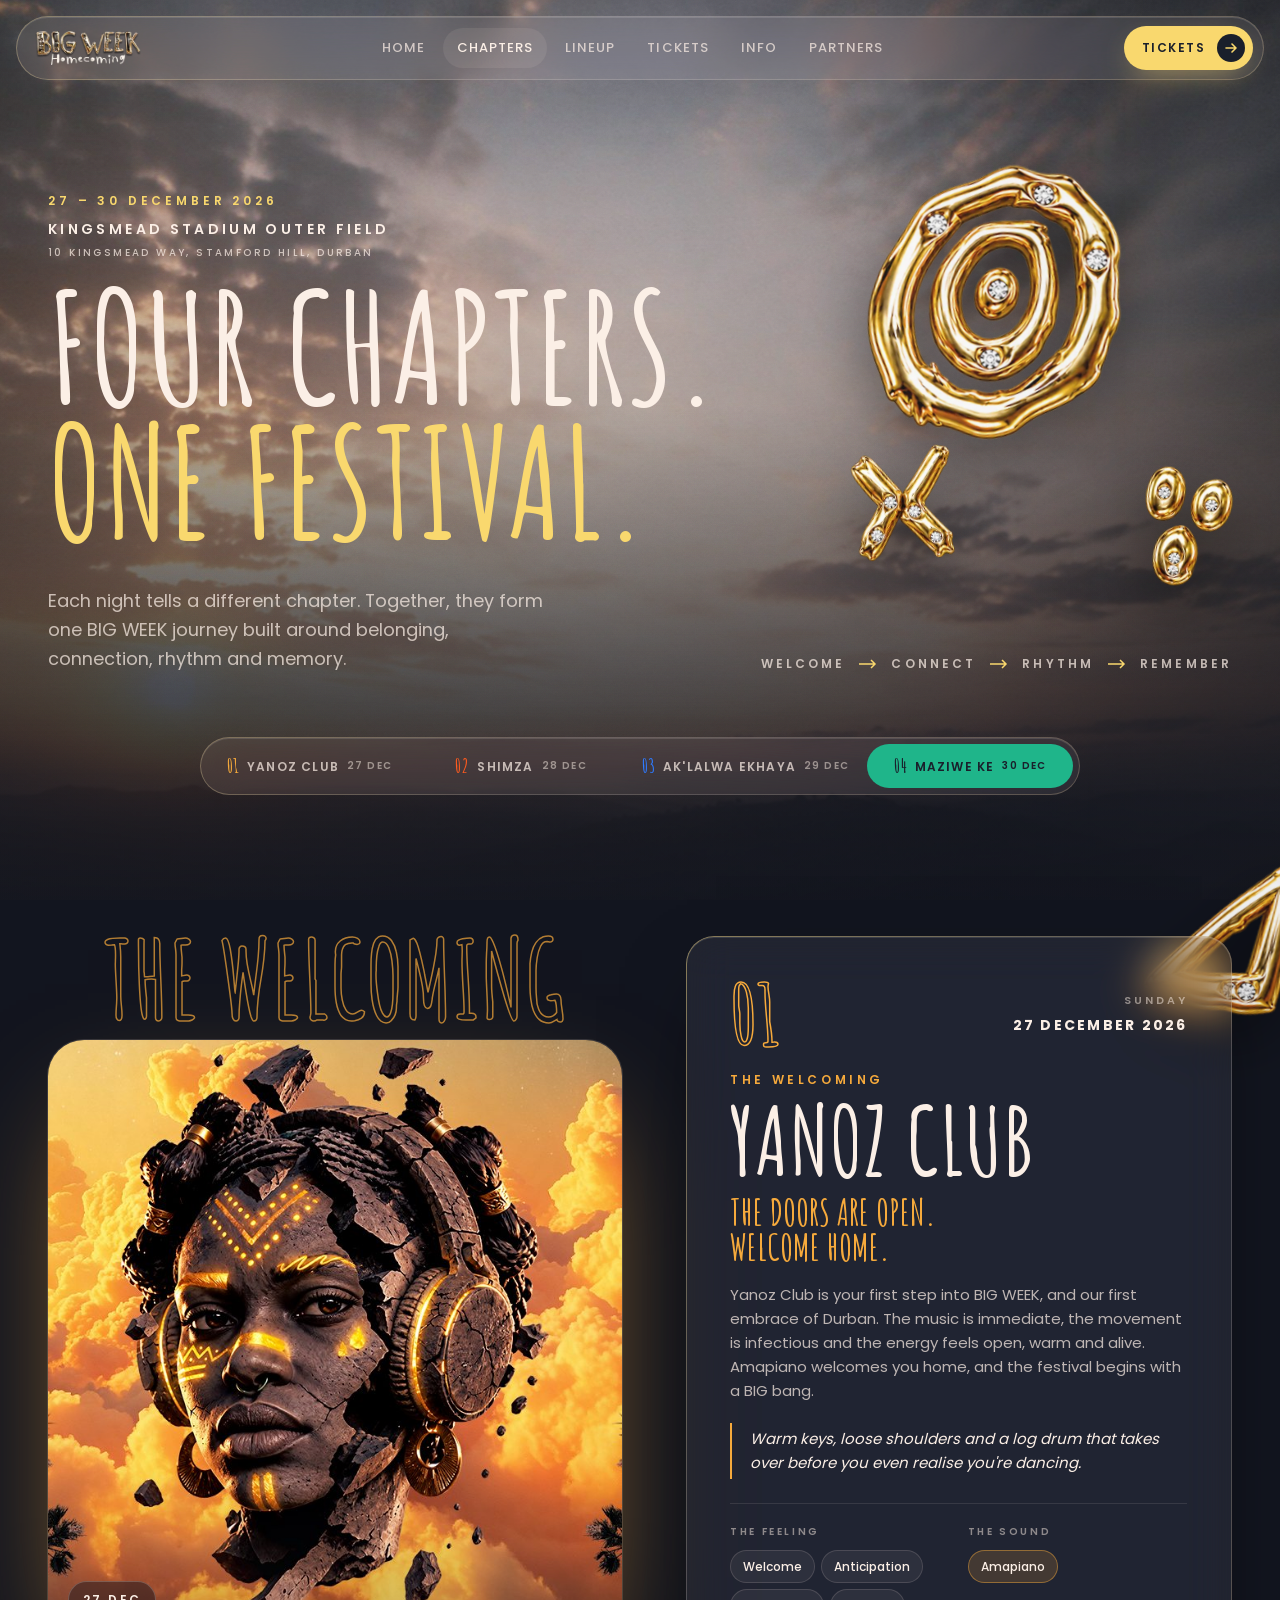
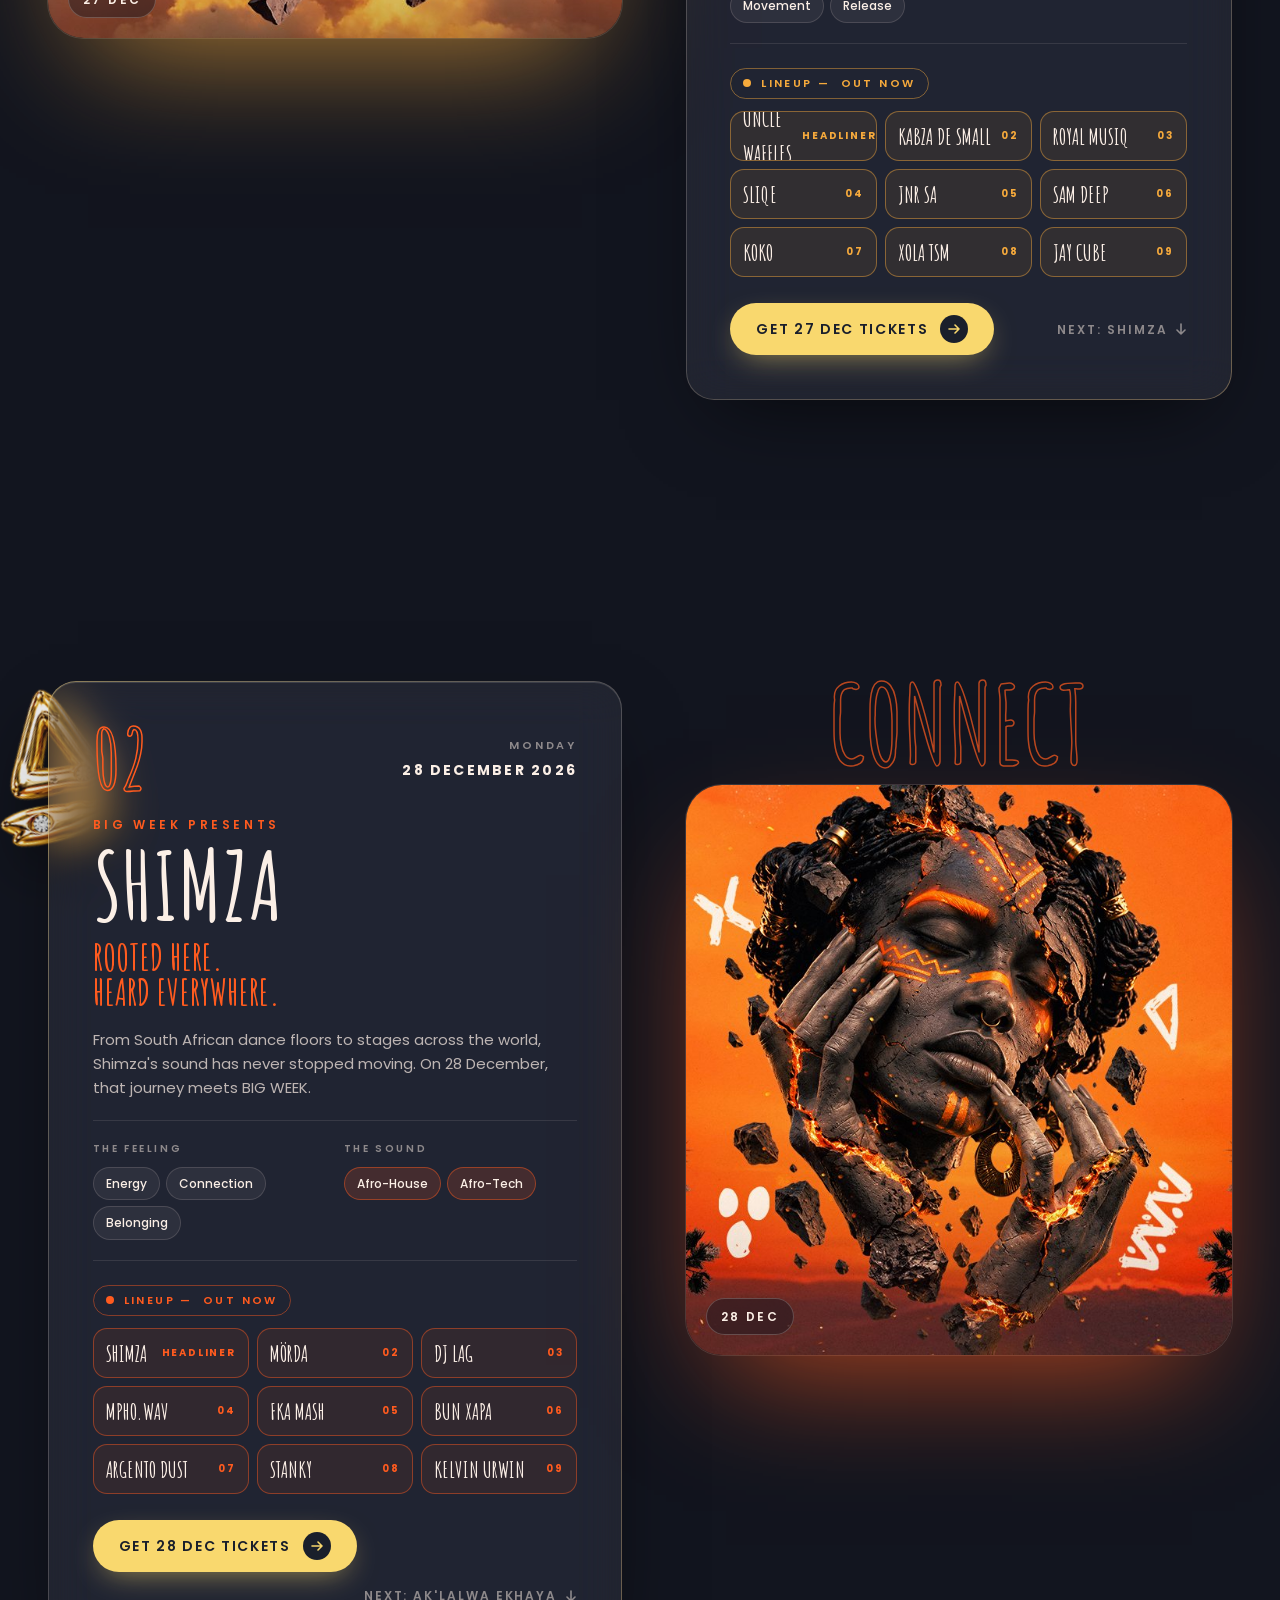
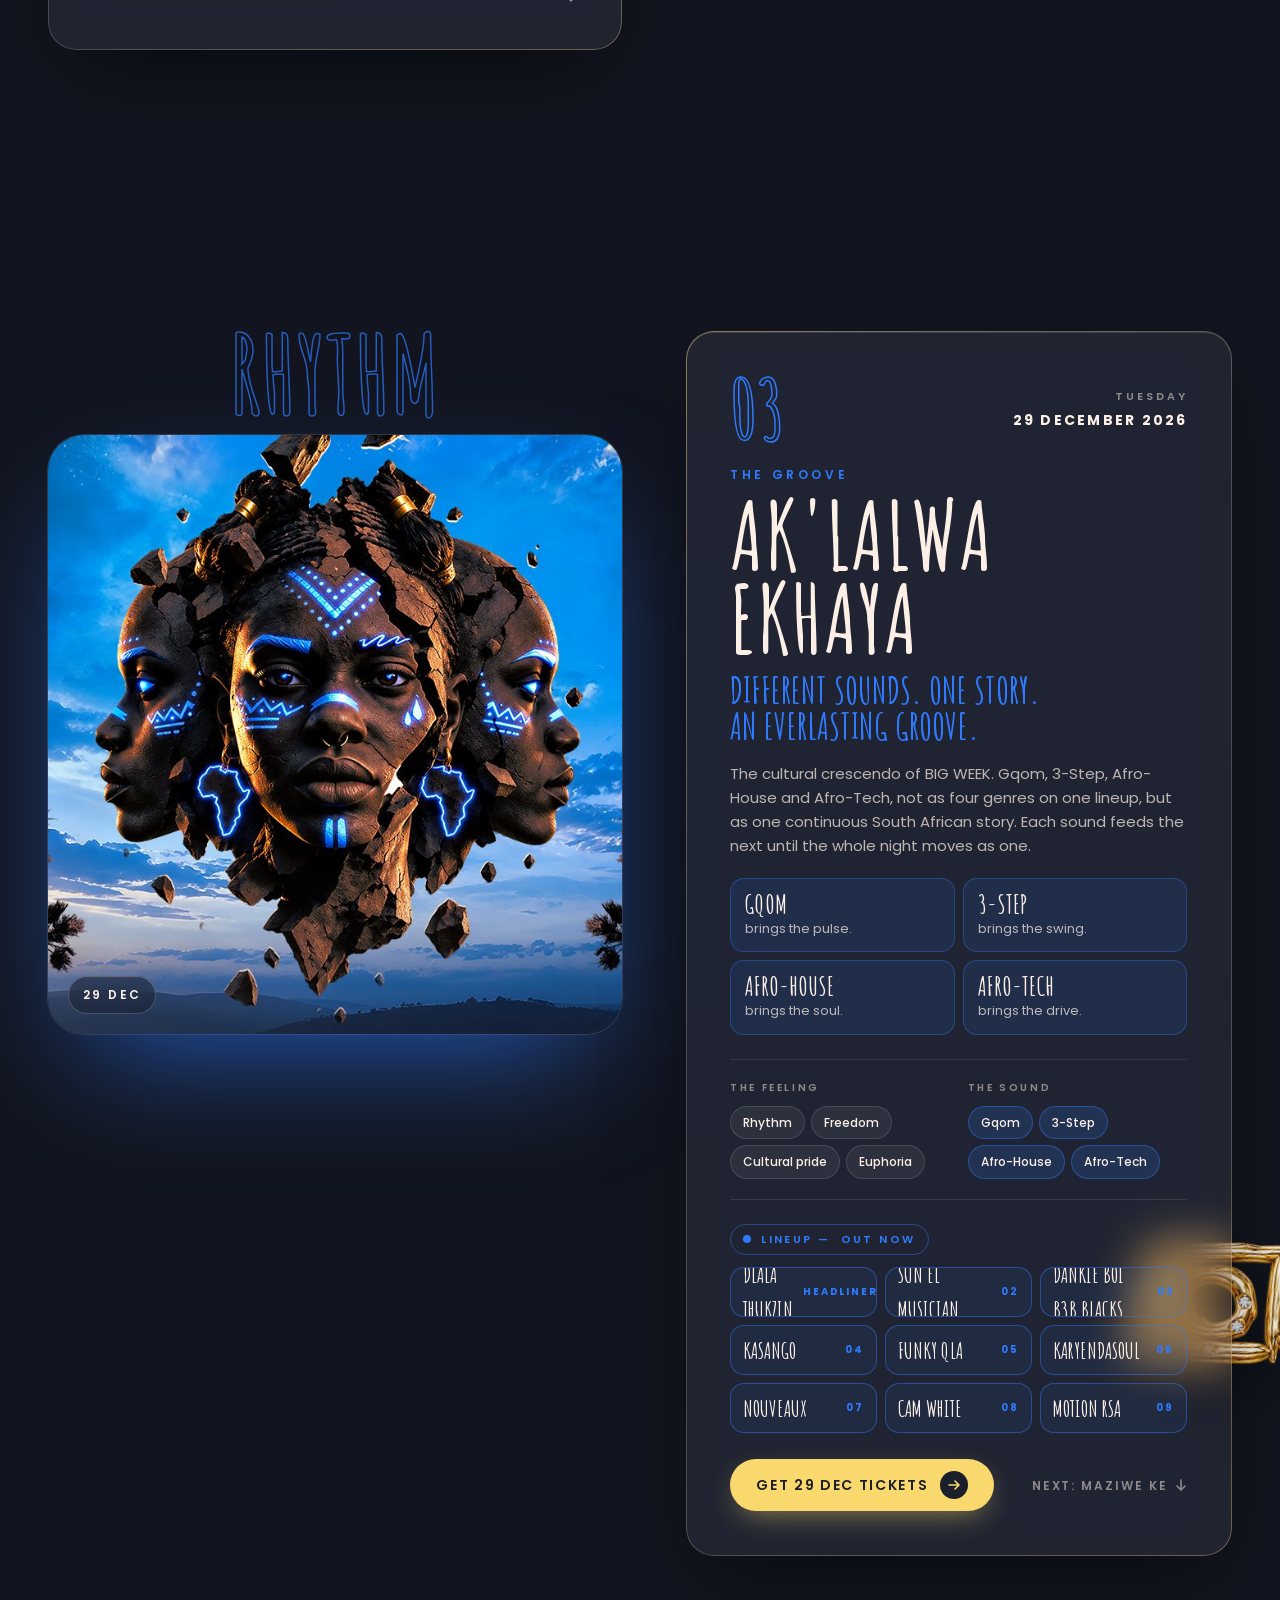
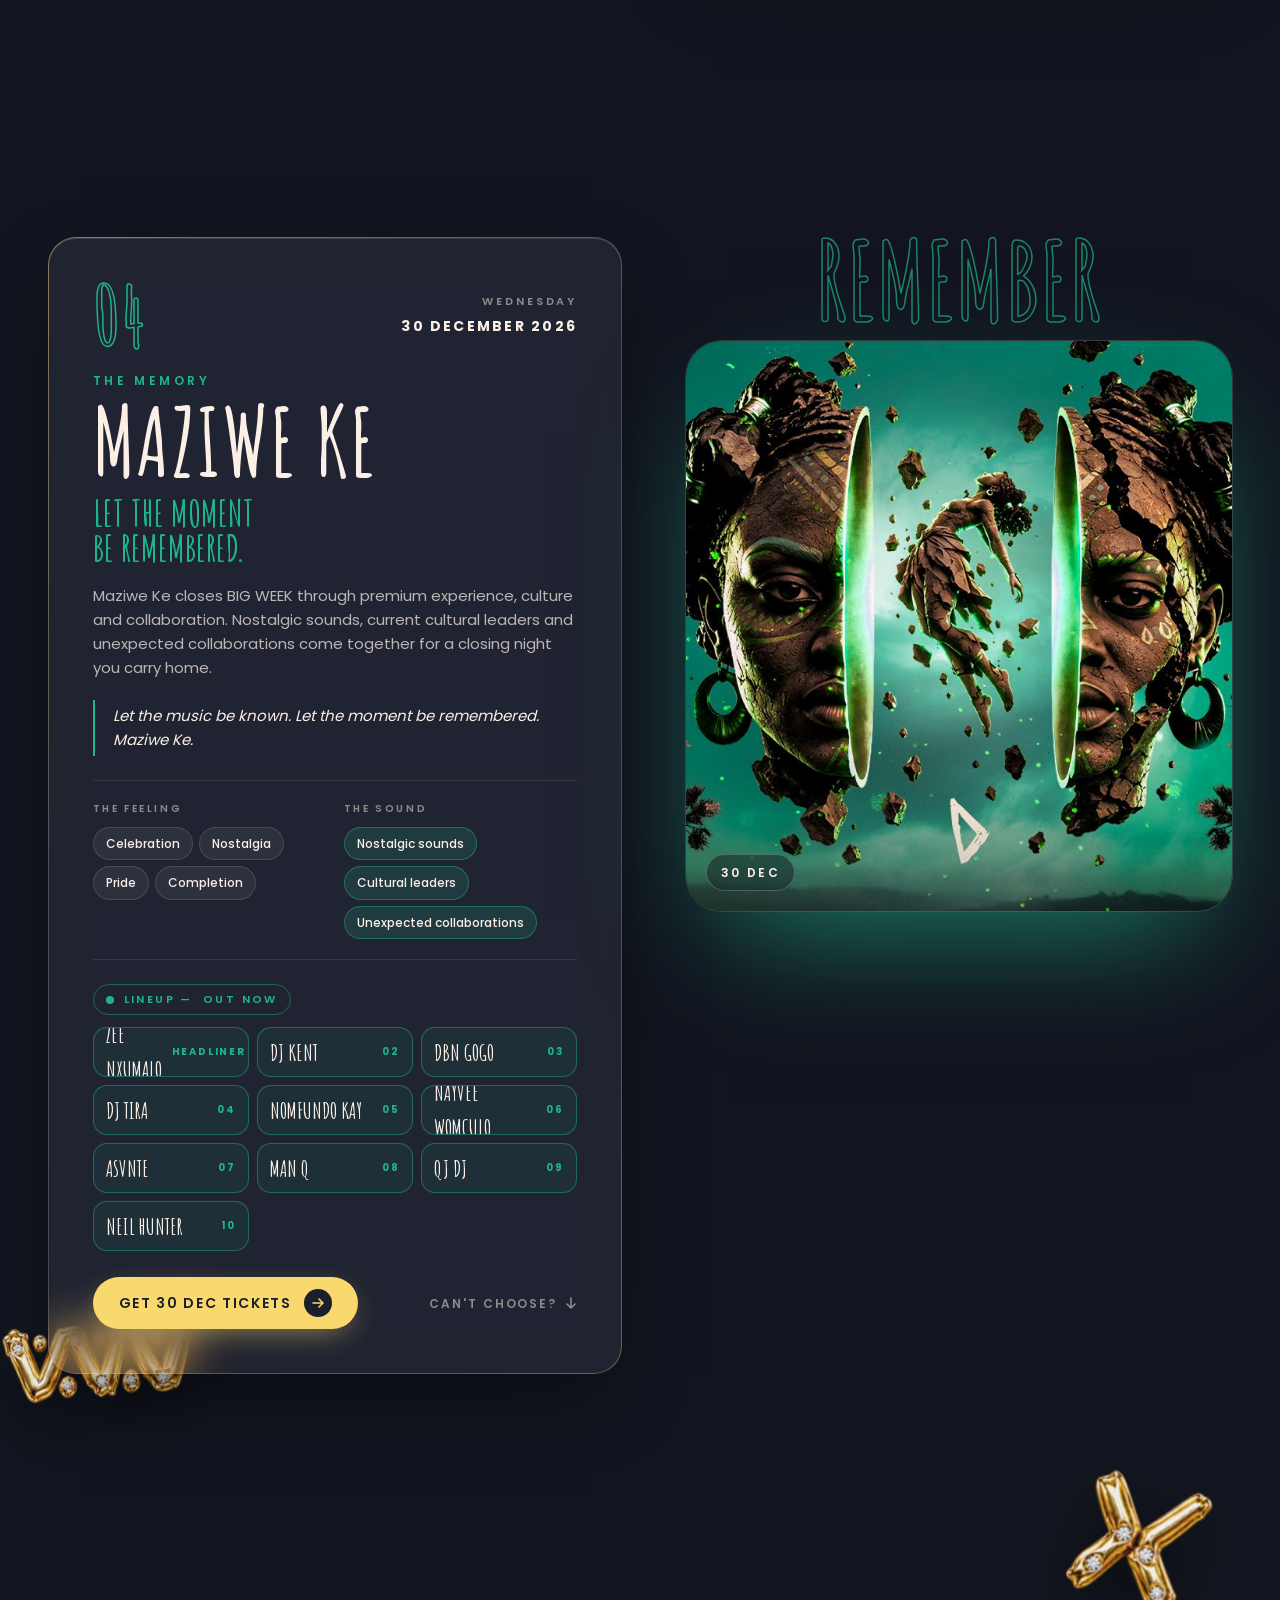
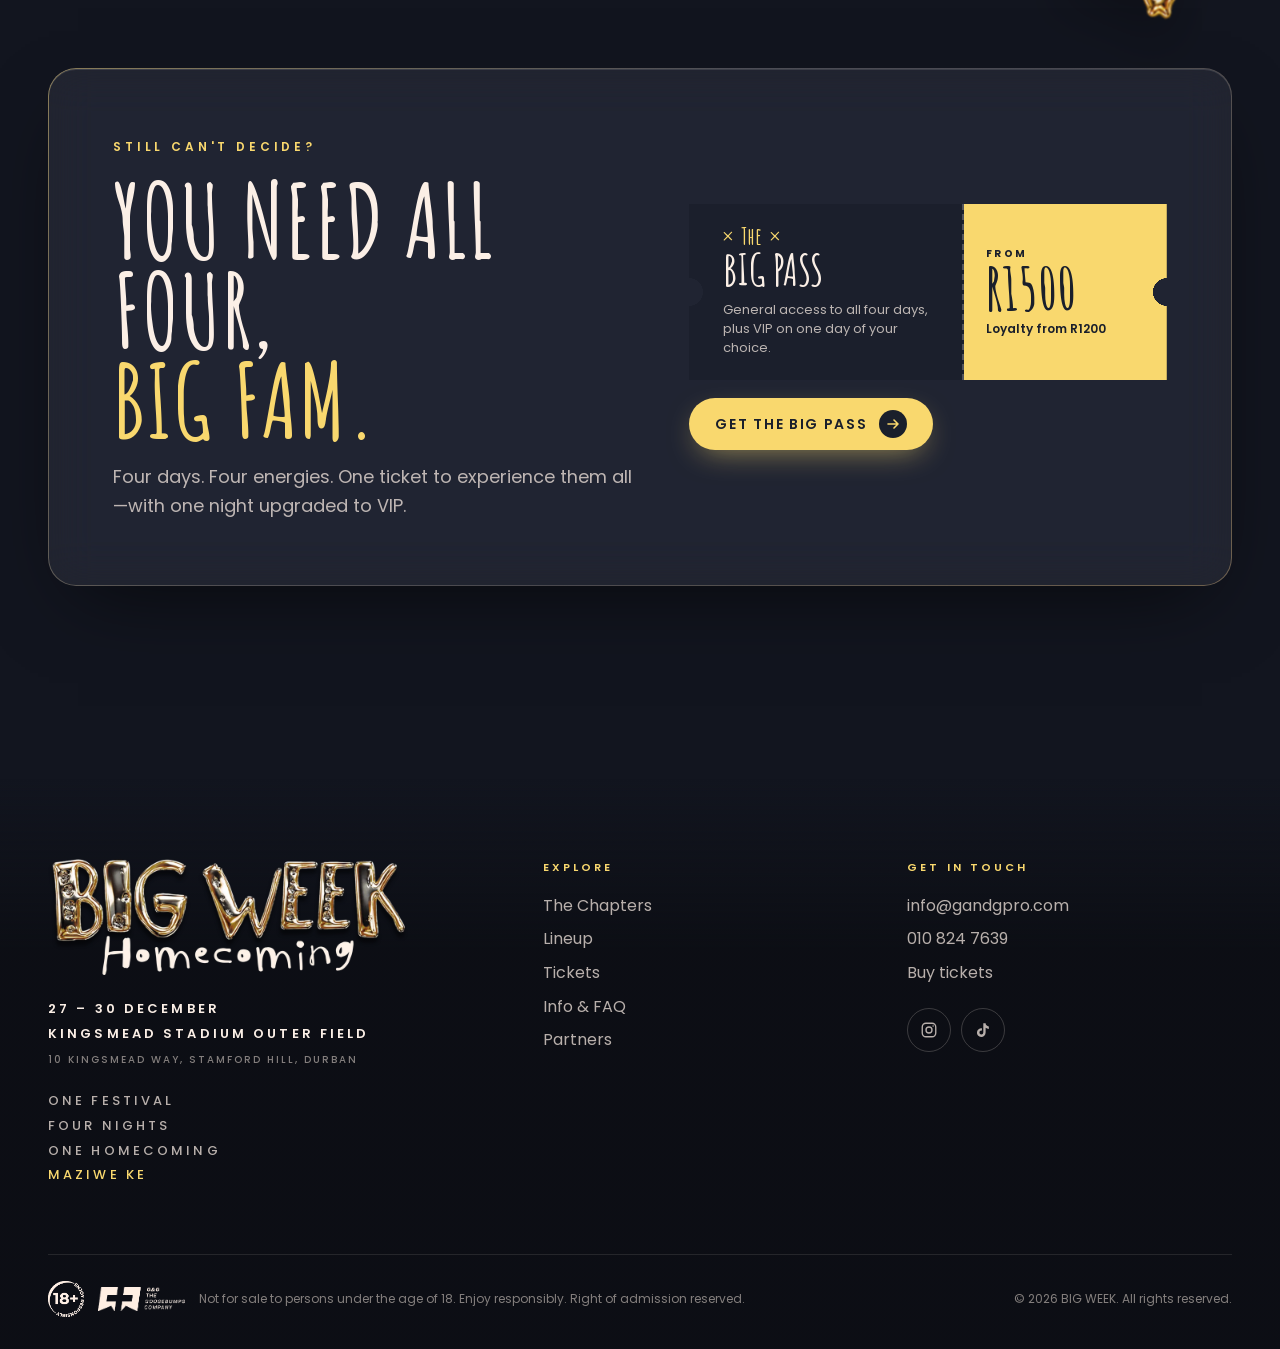
<file: chapters.html>
<!doctype html>
<html lang="en-ZA">
<head>
  <meta charset="utf-8">
  <meta name="viewport" content="width=device-width, initial-scale=1, viewport-fit=cover">
  <meta http-equiv="Content-Security-Policy" content="default-src 'self'; script-src 'self'; style-src 'self' 'unsafe-inline'; img-src 'self' data:; font-src 'self'; connect-src 'self'; media-src 'self'; object-src 'none'; frame-src 'none'; base-uri 'self'; form-action 'self'; upgrade-insecure-requests">
  <meta name="referrer" content="strict-origin-when-cross-origin">
  <title>The Chapters — BIG WEEK 2026 Homecoming, Durban</title>
  <meta name="description" content="One festival, four chapters in Durban: Yanoz Club (27 Dec), BIG WEEK Presents Shimza (28 Dec), Ak&#x27;lalwa Ekhaya (29 Dec) and Maziwe Ke (30 Dec) 2026.">
  <link rel="canonical" href="https://bigweek.co.za/chapters.html">
  <meta name="robots" content="index, follow, max-image-preview:large">
  <meta name="theme-color" content="#12151f">
  <meta name="geo.region" content="ZA-KZN">
  <meta name="geo.placename" content="Durban">

  <meta property="og:type" content="website">
  <meta property="og:site_name" content="BIG WEEK">
  <meta property="og:locale" content="en_ZA">
  <meta property="og:url" content="https://bigweek.co.za/chapters.html">
  <meta property="og:title" content="The Chapters — BIG WEEK 2026 Homecoming, Durban">
  <meta property="og:description" content="One festival, four chapters in Durban: Yanoz Club (27 Dec), BIG WEEK Presents Shimza (28 Dec), Ak&#x27;lalwa Ekhaya (29 Dec) and Maziwe Ke (30 Dec) 2026.">
  <meta property="og:image" content="https://bigweek.co.za/assets/img/og-image.jpg">
  <meta property="og:image:width" content="1200">
  <meta property="og:image:height" content="630">
  <meta property="og:image:alt" content="BIG WEEK Homecoming, 27–30 December 2026, Durban">
  <meta name="twitter:card" content="summary_large_image">
  <meta name="twitter:title" content="The Chapters — BIG WEEK 2026 Homecoming, Durban">
  <meta name="twitter:description" content="One festival, four chapters in Durban: Yanoz Club (27 Dec), BIG WEEK Presents Shimza (28 Dec), Ak&#x27;lalwa Ekhaya (29 Dec) and Maziwe Ke (30 Dec) 2026.">
  <meta name="twitter:image" content="https://bigweek.co.za/assets/img/og-image.jpg">

  <link rel="icon" href="assets/img/icon-32.png" sizes="32x32" type="image/png">
  <link rel="icon" href="assets/img/icon-192.png" sizes="192x192" type="image/png">
  <link rel="apple-touch-icon" href="assets/img/apple-touch-icon.png">

  <link rel="preload" href="assets/fonts/amatic-sc-700-latin.woff2" as="font" type="font/woff2" crossorigin>
  <link rel="preload" href="assets/fonts/poppins-400-latin.woff2" as="font" type="font/woff2" crossorigin>
  <link rel="preload" href="assets/fonts/poppins-600-latin.woff2" as="font" type="font/woff2" crossorigin>
  <link rel="preload" as="image" href="assets/img/sky.jpg" media="(min-width: 761px)">
  <link rel="preload" as="image" href="assets/img/sky-sm.jpg" media="(max-width: 760px)">
  <link rel="stylesheet" href="assets/css/style.css?v=20261106b">
  <script src="assets/js/config.js?v=20261106b"></script>
  <script src="assets/js/early.js?v=20261106b"></script>
</head>
<body data-state="prereg">
  <a class="skip-link" href="#main">Skip to content</a>

  <!-- Atmosphere: the fixed sky the glass blurs -->
  <div class="atmosphere" aria-hidden="true">
    <div class="atmosphere__sky"></div>
    <div class="atmosphere__vignette"></div>
    <div class="atmosphere__shade"></div>
    <div class="orb orb--a"></div>
    <div class="orb orb--b"></div>
    <div class="atmosphere__grain"></div>
  </div>

  <!-- Navigation -->
  <header class="nav glass" role="banner">
    <a class="nav__brand" href="index.html" aria-label="BIG WEEK home">
      <img src="assets/img/logo-lockup-sm.webp" alt="BIG WEEK Homecoming" width="240" height="77" style="height:34px;width:auto">
    </a>
    <nav aria-label="Primary">
      <ul class="nav__links">
        <li><a href="index.html">Home</a></li>
        <li><a href="chapters.html" aria-current="page">Chapters</a></li>
        <li><a href="lineup.html">Lineup</a></li>
        <li><a href="tickets.html">Tickets</a></li>
        <li><a href="info.html">Info</a></li>
        <li><a href="partners.html">Partners</a></li>
      </ul>
    </nav>
    <div style="display:flex;gap:8px;align-items:center">
      <a class="btn nav__cta" data-show="prereg" data-link="preRegister" href="index.html#pre-register">Pre-Register <span class="btn__arrow" aria-hidden="true"><svg width="12" height="12" viewBox="0 0 12 12" fill="none"><path d="M1 6h10M7 2l4 4-4 4" stroke="currentColor" stroke-width="1.6" stroke-linecap="round" stroke-linejoin="round"/></svg></span></a>
      <a class="btn nav__cta" data-show="closed loyalty onsale" href="tickets.html">Tickets <span class="btn__arrow" aria-hidden="true"><svg width="12" height="12" viewBox="0 0 12 12" fill="none"><path d="M1 6h10M7 2l4 4-4 4" stroke="currentColor" stroke-width="1.6" stroke-linecap="round" stroke-linejoin="round"/></svg></span></a>
      <button class="nav__toggle" aria-label="Open menu" aria-expanded="false" aria-controls="mobile-menu"><span></span></button>
    </div>
  </header>

  <div class="mobile-menu" id="mobile-menu" aria-hidden="true">
    <a class="mobile-menu__link" href="index.html"><small>00</small>Home</a>
    <a class="mobile-menu__link" href="chapters.html"><small>01</small>Chapters</a>
    <a class="mobile-menu__link" href="lineup.html"><small>02</small>Lineup</a>
    <a class="mobile-menu__link" href="tickets.html"><small>03</small>Tickets</a>
    <a class="mobile-menu__link" href="info.html"><small>04</small>Info</a>
    <a class="mobile-menu__link" href="partners.html"><small>05</small>Partners</a>
    <a class="btn" data-show="prereg" data-link="preRegister" href="index.html#pre-register">Pre-Register Now <span class="btn__arrow" aria-hidden="true"><svg width="12" height="12" viewBox="0 0 12 12" fill="none"><path d="M1 6h10M7 2l4 4-4 4" stroke="currentColor" stroke-width="1.6" stroke-linecap="round" stroke-linejoin="round"/></svg></span></a>
    <a class="btn" data-show="closed loyalty onsale" href="tickets.html">Get Tickets <span class="btn__arrow" aria-hidden="true"><svg width="12" height="12" viewBox="0 0 12 12" fill="none"><path d="M1 6h10M7 2l4 4-4 4" stroke="currentColor" stroke-width="1.6" stroke-linecap="round" stroke-linejoin="round"/></svg></span></a>
  </div>

  <main id="main">
    <!-- ================= INTRO ================= -->
    <section class="cintro" aria-labelledby="cintro-title">
      <div class="wrap">
        <p class="dateline reveal is-in"><span>27 – 30 December 2026</span><span class="dateline__venue">Kingsmead Stadium Outer Field</span><span class="dateline__addr">10 Kingsmead Way, Stamford Hill, Durban</span></p>
        <h1 id="cintro-title" class="display h-xl reveal is-in" style="margin-top:18px">Four chapters.<br><span class="accent">One festival.</span></h1>
        <div class="cintro__foot reveal is-in">
          <p class="lede">Each night tells a different chapter. Together, they form one BIG WEEK journey built around belonging, connection, rhythm and memory.</p>
          <div class="journey" aria-label="The journey: Welcome, Connect, Rhythm, Remember">
            <span>Welcome</span><svg width="18" height="10" viewBox="0 0 18 10" fill="none" aria-hidden="true"><path d="M0 5h16M12 1l4 4-4 4" stroke="currentColor" stroke-width="1.5"/></svg>
            <span>Connect</span><svg width="18" height="10" viewBox="0 0 18 10" fill="none" aria-hidden="true"><path d="M0 5h16M12 1l4 4-4 4" stroke="currentColor" stroke-width="1.5"/></svg>
            <span>Rhythm</span><svg width="18" height="10" viewBox="0 0 18 10" fill="none" aria-hidden="true"><path d="M0 5h16M12 1l4 4-4 4" stroke="currentColor" stroke-width="1.5"/></svg>
            <span>Remember</span>
          </div>
        </div>
      </div>
    </section>

    <nav class="subnav glass" aria-label="Chapters">
      <a href="#yanoz-club" class="subnav__link subnav__link--yanoz" data-subnav="yanoz-club"><b>01</b><span>Yanoz Club</span><small>27 Dec</small></a><a href="#shimza" class="subnav__link subnav__link--shimza" data-subnav="shimza"><b>02</b><span>Shimza</span><small>28 Dec</small></a><a href="#aklalwa-ekhaya" class="subnav__link subnav__link--aklalwa" data-subnav="aklalwa-ekhaya"><b>03</b><span>Ak'lalwa Ekhaya</span><small>29 Dec</small></a><a href="#maziwe-ke" class="subnav__link subnav__link--maziwe" data-subnav="maziwe-ke"><b>04</b><span>Maziwe Ke</span><small>30 Dec</small></a>
    </nav>

    <!-- ================= 01 YANOZ CLUB ================= -->
    <section class="night night--yanoz" id="yanoz-club" data-chapter="yanoz-club" aria-labelledby="yanoz-club-title">
      <div class="wrap night__grid">
        <div class="night__art reveal">
          <span class="night__word" aria-hidden="true" data-depth-local="0.06">The Welcoming</span>
          <div class="night__frame">
            <img src="assets/img/chapters/yanoz-club.jpg" alt="Yanoz Club theme artwork: a cracked clay sculpture of a woman wearing gold-lit headphones, set against amber clouds" width="700" height="730" loading="eager">
            <span class="night__stamp">27 Dec</span>
          </div>
        </div>

        <div class="night__panel glass reveal" style="--d:.1s">
          <div class="night__top">
            <span class="night__num">01</span>
            <span class="night__when">Sunday<b>27 December 2026</b></span>
          </div>
          <span class="night__role">The Welcoming</span>
          <h2 id="yanoz-club-title" class="display night__name">Yanoz Club</h2>
          <p class="night__headline">The doors are open.<br>Welcome home.</p>
          <p class="night__body">Yanoz Club is your first step into BIG WEEK, and our first embrace of Durban. The music is immediate, the movement is infectious and the energy feels open, warm and alive. Amapiano welcomes you home, and the festival begins with a BIG bang.</p>
          <blockquote class="night__quote">Warm keys, loose shoulders and a log drum that takes over before you even realise you're dancing.</blockquote>
          <dl class="night__meta">
            <div><dt>The feeling</dt><dd><ul class="chips"><li>Welcome</li><li>Anticipation</li><li>Movement</li><li>Release</li></ul></dd></div>
            <div><dt>The sound</dt><dd><ul class="chips chips--accent"><li>Amapiano</li></ul></dd></div>
          </dl>
          <div class="night__lineup">
            <div class="night__lineup-head"><span class="phase-tag"><i></i>Lineup — <span data-lineup-status="yanoz-club">Coming soon</span></span></div>
            <div class="night__slots" data-lineup-night="yanoz-club"><div class="slot">Coming soon<small>01</small></div><div class="slot">Coming soon<small>02</small></div><div class="slot">Coming soon<small>03</small></div></div>
          </div>
          <div class="night__cta">
            <a class="btn" data-show="prereg" data-link="preRegister" href="index.html#pre-register">Pre-Register <span class="btn__arrow" aria-hidden="true"><svg width="12" height="12" viewBox="0 0 12 12" fill="none"><path d="M1 6h10M7 2l4 4-4 4" stroke="currentColor" stroke-width="1.6" stroke-linecap="round" stroke-linejoin="round"/></svg></span></a>
            <span class="night__soon" data-show="prereg closed">Tickets on sale 22 October, 10:00</span>
            <a class="btn" data-show="loyalty onsale" data-link="days.yanoz-club" href="tickets.html">Get 27 Dec tickets <span class="btn__arrow" aria-hidden="true"><svg width="12" height="12" viewBox="0 0 12 12" fill="none"><path d="M1 6h10M7 2l4 4-4 4" stroke="currentColor" stroke-width="1.6" stroke-linecap="round" stroke-linejoin="round"/></svg></span></a>
            <a class="night__next" href="#shimza">Next: Shimza <svg width="12" height="12" viewBox="0 0 12 12" fill="none" aria-hidden="true"><path d="M6 1v10M2 7l4 4 4-4" stroke="currentColor" stroke-width="1.6" stroke-linecap="round" stroke-linejoin="round"/></svg></a>
          </div>
        </div>
      </div>
    </section>
    <!-- ================= 02 SHIMZA ================= -->
    <section class="night night--shimza night--flip" id="shimza" data-chapter="shimza" aria-labelledby="shimza-title">
      <div class="wrap night__grid">
        <div class="night__art reveal">
          <span class="night__word" aria-hidden="true" data-depth-local="0.06">Connect</span>
          <div class="night__frame">
            <img src="assets/img/chapters/shimza.jpg" alt="BIG WEEK Presents Shimza theme artwork: a clay sculpture with eyes closed, cradled by cracked hands glowing with orange embers" width="700" height="730" loading="lazy">
            <span class="night__stamp">28 Dec</span>
          </div>
        </div>

        <div class="night__panel glass reveal" style="--d:.1s">
          <div class="night__top">
            <span class="night__num">02</span>
            <span class="night__when">Monday<b>28 December 2026</b></span>
          </div>
          <span class="night__role">BIG WEEK Presents</span>
          <h2 id="shimza-title" class="display night__name">Shimza</h2>
          <p class="night__headline">Rooted here.<br>Heard everywhere.</p>
          <p class="night__body">From South African dance floors to stages across the world, Shimza's sound has never stopped moving. On 28 December, that journey meets BIG WEEK.</p>
          
          <dl class="night__meta">
            <div><dt>The feeling</dt><dd><ul class="chips"><li>Energy</li><li>Connection</li><li>Belonging</li></ul></dd></div>
            <div><dt>The sound</dt><dd><ul class="chips chips--accent"><li>Afro-House</li><li>Afro-Tech</li></ul></dd></div>
          </dl>
          <div class="night__lineup">
            <div class="night__lineup-head"><span class="phase-tag"><i></i>Lineup — <span data-lineup-status="shimza">Coming soon</span></span></div>
            <div class="night__slots" data-lineup-night="shimza"><div class="slot">Coming soon<small>01</small></div><div class="slot">Coming soon<small>02</small></div><div class="slot">Coming soon<small>03</small></div></div>
          </div>
          <div class="night__cta">
            <a class="btn" data-show="prereg" data-link="preRegister" href="index.html#pre-register">Pre-Register <span class="btn__arrow" aria-hidden="true"><svg width="12" height="12" viewBox="0 0 12 12" fill="none"><path d="M1 6h10M7 2l4 4-4 4" stroke="currentColor" stroke-width="1.6" stroke-linecap="round" stroke-linejoin="round"/></svg></span></a>
            <span class="night__soon" data-show="prereg closed">Tickets on sale 22 October, 10:00</span>
            <a class="btn" data-show="loyalty onsale" data-link="days.shimza" href="tickets.html">Get 28 Dec tickets <span class="btn__arrow" aria-hidden="true"><svg width="12" height="12" viewBox="0 0 12 12" fill="none"><path d="M1 6h10M7 2l4 4-4 4" stroke="currentColor" stroke-width="1.6" stroke-linecap="round" stroke-linejoin="round"/></svg></span></a>
            <a class="night__next" href="#aklalwa-ekhaya">Next: Ak'lalwa Ekhaya <svg width="12" height="12" viewBox="0 0 12 12" fill="none" aria-hidden="true"><path d="M6 1v10M2 7l4 4 4-4" stroke="currentColor" stroke-width="1.6" stroke-linecap="round" stroke-linejoin="round"/></svg></a>
          </div>
        </div>
      </div>
    </section>
    <!-- ================= 03 AK'LALWA EKHAYA ================= -->
    <section class="night night--aklalwa" id="aklalwa-ekhaya" data-chapter="aklalwa-ekhaya" aria-labelledby="aklalwa-ekhaya-title">
      <div class="wrap night__grid">
        <div class="night__art reveal">
          <span class="night__word" aria-hidden="true" data-depth-local="0.06">Rhythm</span>
          <div class="night__frame">
            <img src="assets/img/chapters/aklalwa-ekhaya.jpg" alt="Ak'lalwa Ekhaya theme artwork: three clay faces joined as one, marked with electric-blue patterns and Africa-shaped earrings, against a blue sky" width="700" height="730" loading="lazy">
            <span class="night__stamp">29 Dec</span>
          </div>
        </div>

        <div class="night__panel glass reveal" style="--d:.1s">
          <div class="night__top">
            <span class="night__num">03</span>
            <span class="night__when">Tuesday<b>29 December 2026</b></span>
          </div>
          <span class="night__role">The Groove</span>
          <h2 id="aklalwa-ekhaya-title" class="display night__name">Ak'lalwa Ekhaya</h2>
          <p class="night__headline">Different sounds. One story.<br>An everlasting groove.</p>
          <p class="night__body">The cultural crescendo of BIG WEEK. Gqom, 3-Step, Afro-House and Afro-Tech, not as four genres on one lineup, but as one continuous South African story. Each sound feeds the next until the whole night moves as one.</p>
          <ul class="night__pulse"><li><b>Gqom</b> brings the pulse.</li><li><b>3-Step</b> brings the swing.</li><li><b>Afro-House</b> brings the soul.</li><li><b>Afro-Tech</b> brings the drive.</li></ul>
          <dl class="night__meta">
            <div><dt>The feeling</dt><dd><ul class="chips"><li>Rhythm</li><li>Freedom</li><li>Cultural pride</li><li>Euphoria</li></ul></dd></div>
            <div><dt>The sound</dt><dd><ul class="chips chips--accent"><li>Gqom</li><li>3-Step</li><li>Afro-House</li><li>Afro-Tech</li></ul></dd></div>
          </dl>
          <div class="night__lineup">
            <div class="night__lineup-head"><span class="phase-tag"><i></i>Lineup — <span data-lineup-status="aklalwa-ekhaya">Coming soon</span></span></div>
            <div class="night__slots" data-lineup-night="aklalwa-ekhaya"><div class="slot">Coming soon<small>01</small></div><div class="slot">Coming soon<small>02</small></div><div class="slot">Coming soon<small>03</small></div></div>
          </div>
          <div class="night__cta">
            <a class="btn" data-show="prereg" data-link="preRegister" href="index.html#pre-register">Pre-Register <span class="btn__arrow" aria-hidden="true"><svg width="12" height="12" viewBox="0 0 12 12" fill="none"><path d="M1 6h10M7 2l4 4-4 4" stroke="currentColor" stroke-width="1.6" stroke-linecap="round" stroke-linejoin="round"/></svg></span></a>
            <span class="night__soon" data-show="prereg closed">Tickets on sale 22 October, 10:00</span>
            <a class="btn" data-show="loyalty onsale" data-link="days.aklalwa-ekhaya" href="tickets.html">Get 29 Dec tickets <span class="btn__arrow" aria-hidden="true"><svg width="12" height="12" viewBox="0 0 12 12" fill="none"><path d="M1 6h10M7 2l4 4-4 4" stroke="currentColor" stroke-width="1.6" stroke-linecap="round" stroke-linejoin="round"/></svg></span></a>
            <a class="night__next" href="#maziwe-ke">Next: Maziwe Ke <svg width="12" height="12" viewBox="0 0 12 12" fill="none" aria-hidden="true"><path d="M6 1v10M2 7l4 4 4-4" stroke="currentColor" stroke-width="1.6" stroke-linecap="round" stroke-linejoin="round"/></svg></a>
          </div>
        </div>
      </div>
    </section>
    <!-- ================= 04 MAZIWE KE ================= -->
    <section class="night night--maziwe night--flip" id="maziwe-ke" data-chapter="maziwe-ke" aria-labelledby="maziwe-ke-title">
      <div class="wrap night__grid">
        <div class="night__art reveal">
          <span class="night__word" aria-hidden="true" data-depth-local="0.06">Remember</span>
          <div class="night__frame">
            <img src="assets/img/chapters/maziwe-ke.jpg" alt="Maziwe Ke theme artwork: a clay face split in two by an emerald portal, with a dancer floating between the halves" width="700" height="730" loading="lazy">
            <span class="night__stamp">30 Dec</span>
          </div>
        </div>

        <div class="night__panel glass reveal" style="--d:.1s">
          <div class="night__top">
            <span class="night__num">04</span>
            <span class="night__when">Wednesday<b>30 December 2026</b></span>
          </div>
          <span class="night__role">The Memory</span>
          <h2 id="maziwe-ke-title" class="display night__name">Maziwe Ke</h2>
          <p class="night__headline">Let the moment<br>be remembered.</p>
          <p class="night__body">Maziwe Ke closes BIG WEEK through premium experience, culture and collaboration. Nostalgic sounds, current cultural leaders and unexpected collaborations come together for a closing night you carry home.</p>
          <blockquote class="night__quote">Let the music be known. Let the moment be remembered. Maziwe Ke.</blockquote>
          <dl class="night__meta">
            <div><dt>The feeling</dt><dd><ul class="chips"><li>Celebration</li><li>Nostalgia</li><li>Pride</li><li>Completion</li></ul></dd></div>
            <div><dt>The sound</dt><dd><ul class="chips chips--accent"><li>Nostalgic sounds</li><li>Cultural leaders</li><li>Unexpected collaborations</li></ul></dd></div>
          </dl>
          <div class="night__lineup">
            <div class="night__lineup-head"><span class="phase-tag"><i></i>Lineup — <span data-lineup-status="maziwe-ke">Coming soon</span></span></div>
            <div class="night__slots" data-lineup-night="maziwe-ke"><div class="slot">Coming soon<small>01</small></div><div class="slot">Coming soon<small>02</small></div><div class="slot">Coming soon<small>03</small></div></div>
          </div>
          <div class="night__cta">
            <a class="btn" data-show="prereg" data-link="preRegister" href="index.html#pre-register">Pre-Register <span class="btn__arrow" aria-hidden="true"><svg width="12" height="12" viewBox="0 0 12 12" fill="none"><path d="M1 6h10M7 2l4 4-4 4" stroke="currentColor" stroke-width="1.6" stroke-linecap="round" stroke-linejoin="round"/></svg></span></a>
            <span class="night__soon" data-show="prereg closed">Tickets on sale 22 October, 10:00</span>
            <a class="btn" data-show="loyalty onsale" data-link="days.maziwe-ke" href="tickets.html">Get 30 Dec tickets <span class="btn__arrow" aria-hidden="true"><svg width="12" height="12" viewBox="0 0 12 12" fill="none"><path d="M1 6h10M7 2l4 4-4 4" stroke="currentColor" stroke-width="1.6" stroke-linecap="round" stroke-linejoin="round"/></svg></span></a>
            <a class="night__next" href="#big-pass">Can't choose? <svg width="12" height="12" viewBox="0 0 12 12" fill="none" aria-hidden="true"><path d="M6 1v10M2 7l4 4 4-4" stroke="currentColor" stroke-width="1.6" stroke-linecap="round" stroke-linejoin="round"/></svg></a>
          </div>
        </div>
      </div>
    </section>

    <!-- ================= BIG PASS CLOSER ================= -->
    <section class="section" id="big-pass" aria-labelledby="pass-title">
      <div class="wrap">
        <div class="closer glass reveal">
          <div class="closer__copy">
            <span class="eyebrow eyebrow--plain">Still can't decide?</span>
            <h2 id="pass-title" class="display h-lg" style="margin:16px 0 18px">You need all four,<br><span class="accent">BIG fam.</span></h2>
            <p class="lede">Four days. Four energies. One ticket to experience them all—with one night upgraded to VIP.</p>
          </div>
          <div class="closer__side">
            <a class="stub" href="tickets.html#big-pass">
              <div class="stub__name"><span class="pre"><span class="x-mark"></span>The<span class="x-mark"></span></span><h3>BIG Pass</h3><p class="stub__desc">General access to all four days, plus VIP on one day of your choice.</p></div>
              <div class="stub__price"><span class="from">From</span><span class="amt">R1500</span><p>Loyalty from R1200</p></div>
            </a>
            <a class="btn" data-show="prereg" data-link="preRegister" href="index.html#pre-register">Pre-Register <span class="btn__arrow" aria-hidden="true"><svg width="12" height="12" viewBox="0 0 12 12" fill="none"><path d="M1 6h10M7 2l4 4-4 4" stroke="currentColor" stroke-width="1.6" stroke-linecap="round" stroke-linejoin="round"/></svg></span></a>
            <a class="btn btn--ghost" data-show="closed" href="tickets.html">See all ticket types <span class="btn__arrow" aria-hidden="true"><svg width="12" height="12" viewBox="0 0 12 12" fill="none"><path d="M1 6h10M7 2l4 4-4 4" stroke="currentColor" stroke-width="1.6" stroke-linecap="round" stroke-linejoin="round"/></svg></span></a>
            <a class="btn" data-show="loyalty onsale" data-link="bigPass" href="tickets.html#big-pass">Get the BIG Pass <span class="btn__arrow" aria-hidden="true"><svg width="12" height="12" viewBox="0 0 12 12" fill="none"><path d="M1 6h10M7 2l4 4-4 4" stroke="currentColor" stroke-width="1.6" stroke-linecap="round" stroke-linejoin="round"/></svg></span></a>
          </div>
        </div>
      </div>
    </section>
  </main>

  <!-- ================= FOOTER ================= -->
  <footer class="footer">
    <div class="wrap">
      <div class="footer__top">
        <div>
          <img class="footer__logo" src="assets/img/logo-lockup.webp" alt="BIG WEEK Homecoming" width="900" height="290" loading="lazy">
          <p class="footer__tag"><b>27 – 30 December</b><br><b>Kingsmead Stadium Outer Field</b><br><span class="footer__addr">10 Kingsmead Way, Stamford Hill, Durban</span></p>
          <p class="footer__tag">One Festival<br>Four Nights<br>One Homecoming<br><span class="accent">Maziwe Ke</span></p>
        </div>
        <div>
          <h2 class="footer__h">Explore</h2>
          <ul>
            <li><a href="chapters.html">The Chapters</a></li>
            <li><a href="lineup.html">Lineup</a></li>
            <li><a href="tickets.html">Tickets</a></li>
            <li><a href="info.html">Info &amp; FAQ</a></li>
            <li><a href="partners.html">Partners</a></li>
          </ul>
        </div>
        <div>
          <h2 class="footer__h">Get in touch</h2>
          <ul>
            <li><a href="mailto:info@gandgpro.com">info@gandgpro.com</a></li>
            <li><a href="tel:+27108247639">010 824 7639</a></li>
            <li><a data-link="tickets" data-soon="Tickets: coming soon" href="tickets.html">Buy tickets</a></li>
          </ul>
          <div class="socials">
            <a href="https://www.instagram.com/bigweekfestival/" target="_blank" rel="noopener" aria-label="BIG WEEK on Instagram"><svg width="18" height="18" viewBox="0 0 24 24" fill="none" stroke="currentColor" stroke-width="1.8" aria-hidden="true"><rect x="3" y="3" width="18" height="18" rx="5"/><circle cx="12" cy="12" r="4"/><circle cx="17.5" cy="6.5" r="1" fill="currentColor" stroke="none"/></svg></a>
            <a href="https://www.tiktok.com/@ballitobigweek" target="_blank" rel="noopener" aria-label="BIG WEEK on TikTok"><svg width="18" height="18" viewBox="0 0 24 24" fill="currentColor" aria-hidden="true"><path d="M16.6 5.8A4.3 4.3 0 0 1 15.5 3h-3.1v12.4a2.6 2.6 0 1 1-2.6-2.6c.3 0 .5 0 .8.1V9.7a5.8 5.8 0 1 0 4.9 5.7V9.1a7.4 7.4 0 0 0 4.3 1.4V7.4a4.3 4.3 0 0 1-3.2-1.6z"/></svg></a>
          </div>
        </div>
      </div>
      <div class="footer__bottom">
        <div class="footer__legal">
          <img src="assets/img/u18.png" alt="18+" width="68" height="68" loading="lazy">
          <img src="assets/img/gg.png" alt="G&amp;G — The Goosebumps Company" width="215" height="59" loading="lazy" style="height:24px">
          <span>Not for sale to persons under the age of 18. Enjoy responsibly. Right of admission reserved.</span>
        </div>
        <span>© <span data-year>2026</span> BIG WEEK. All rights reserved.</span>
      </div>
    </div>
  </footer>
  <script src="assets/js/main.js?v=20261106b"></script>
</body>
</html>
</file>
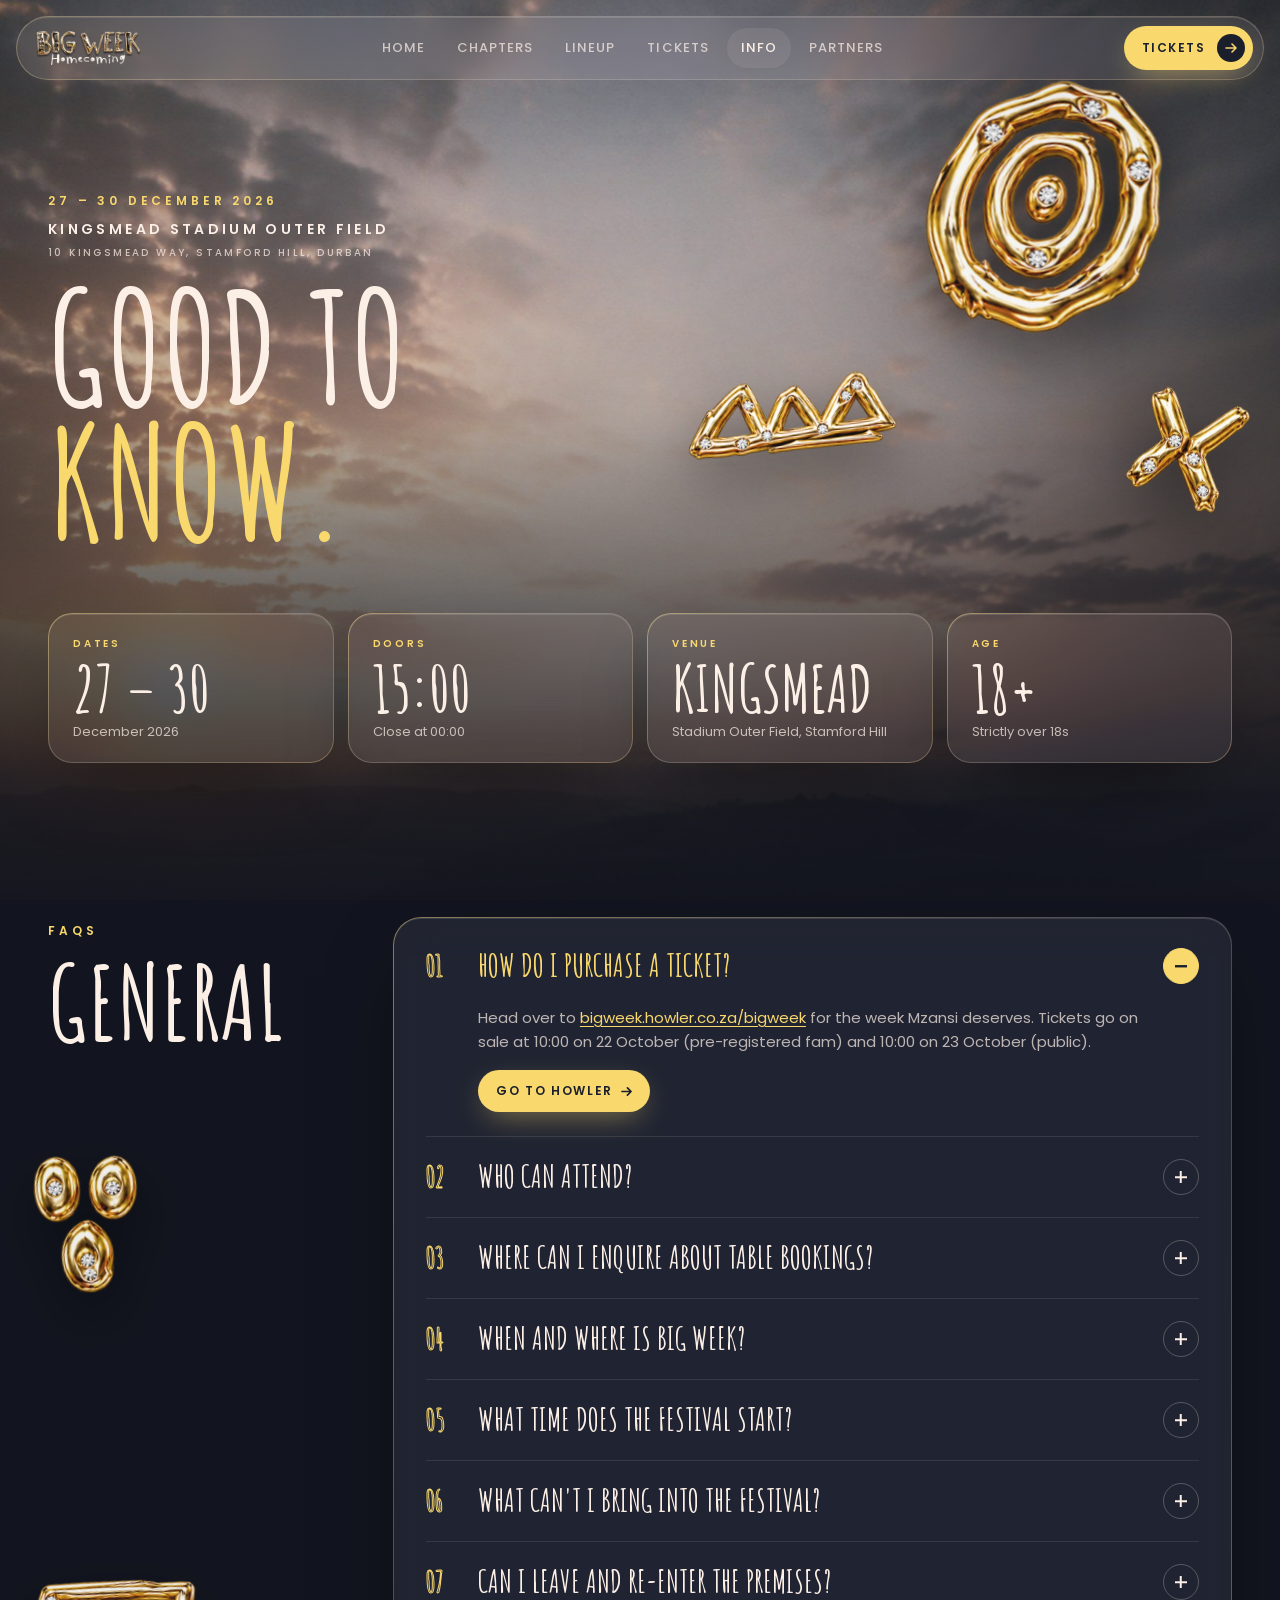
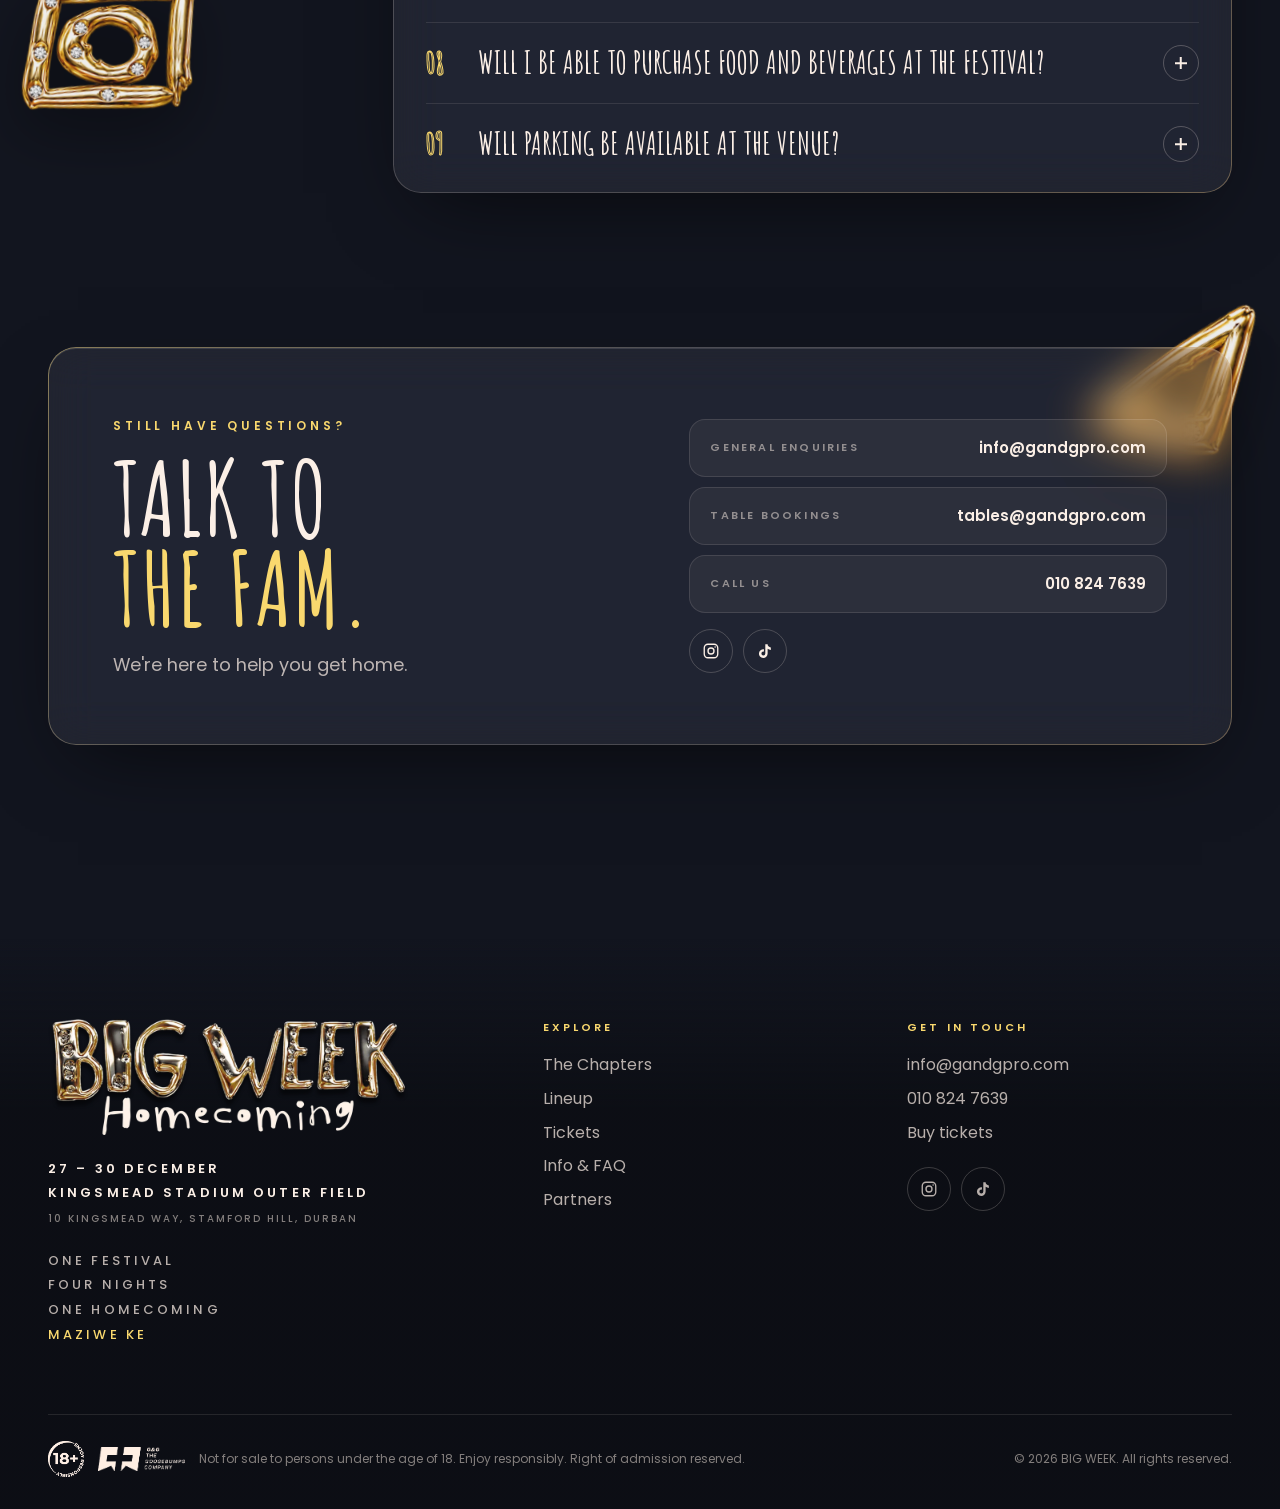
<file: info.html>
<!doctype html>
<html lang="en-ZA">
<head>
  <meta charset="utf-8">
  <meta name="viewport" content="width=device-width, initial-scale=1, viewport-fit=cover">
  <meta http-equiv="Content-Security-Policy" content="default-src 'self'; script-src 'self'; style-src 'self' 'unsafe-inline'; img-src 'self' data:; font-src 'self'; connect-src 'self'; media-src 'self'; object-src 'none'; frame-src 'none'; base-uri 'self'; form-action 'self'; upgrade-insecure-requests">
  <meta name="referrer" content="strict-origin-when-cross-origin">
  <title>Info &amp; FAQs — BIG WEEK 2026 Homecoming, Durban</title>
  <meta name="description" content="BIG WEEK 2026 FAQs: buying tickets, table bookings, dates, doors (15:00–00:00), age restriction (18+), what you can&#x27;t bring, re-entry, food and drink, and parking.">
  <link rel="canonical" href="https://bigweek.co.za/info.html">
  <meta name="robots" content="index, follow, max-image-preview:large">
  <meta name="theme-color" content="#12151f">
  <meta name="geo.region" content="ZA-KZN">
  <meta name="geo.placename" content="Durban">

  <meta property="og:type" content="website">
  <meta property="og:site_name" content="BIG WEEK">
  <meta property="og:locale" content="en_ZA">
  <meta property="og:url" content="https://bigweek.co.za/info.html">
  <meta property="og:title" content="Info &amp; FAQs — BIG WEEK 2026 Homecoming, Durban">
  <meta property="og:description" content="BIG WEEK 2026 FAQs: buying tickets, table bookings, dates, doors (15:00–00:00), age restriction (18+), what you can&#x27;t bring, re-entry, food and drink, and parking.">
  <meta property="og:image" content="https://bigweek.co.za/assets/img/og-image.jpg">
  <meta property="og:image:width" content="1200">
  <meta property="og:image:height" content="630">
  <meta property="og:image:alt" content="BIG WEEK Homecoming, 27–30 December 2026, Durban">
  <meta name="twitter:card" content="summary_large_image">
  <meta name="twitter:title" content="Info &amp; FAQs — BIG WEEK 2026 Homecoming, Durban">
  <meta name="twitter:description" content="BIG WEEK 2026 FAQs: buying tickets, table bookings, dates, doors (15:00–00:00), age restriction (18+), what you can&#x27;t bring, re-entry, food and drink, and parking.">
  <meta name="twitter:image" content="https://bigweek.co.za/assets/img/og-image.jpg">

  <link rel="icon" href="assets/img/icon-32.png" sizes="32x32" type="image/png">
  <link rel="icon" href="assets/img/icon-192.png" sizes="192x192" type="image/png">
  <link rel="apple-touch-icon" href="assets/img/apple-touch-icon.png">

  <link rel="preload" href="assets/fonts/amatic-sc-700-latin.woff2" as="font" type="font/woff2" crossorigin>
  <link rel="preload" href="assets/fonts/poppins-400-latin.woff2" as="font" type="font/woff2" crossorigin>
  <link rel="preload" href="assets/fonts/poppins-600-latin.woff2" as="font" type="font/woff2" crossorigin>
  <link rel="preload" as="image" href="assets/img/sky.jpg" media="(min-width: 761px)">
  <link rel="preload" as="image" href="assets/img/sky-sm.jpg" media="(max-width: 760px)">
  <link rel="stylesheet" href="assets/css/style.css?v=20261106b">
  <script src="assets/js/config.js?v=20261106b"></script>
  <script src="assets/js/early.js?v=20261106b"></script>
  <script type="application/ld+json">{"@context":"https://schema.org","@type":"FAQPage","mainEntity":[{"@type":"Question","name":"How do I purchase a ticket?","acceptedAnswer":{"@type":"Answer","text":"Head over to bigweek.howler.co.za/bigweek for the week Mzansi deserves. Tickets go on sale at 10:00 on 22 October (pre-registered fam) and 10:00 on 23 October (public)."}},{"@type":"Question","name":"Who can attend?","acceptedAnswer":{"@type":"Answer","text":"Anyone over the age of 18 can attend."}},{"@type":"Question","name":"Where can I enquire about table bookings?","acceptedAnswer":{"@type":"Answer","text":"Tables can be purchased directly through Howler, or you can enquire via tables@gandgpro.com ."}},{"@type":"Question","name":"When and where is BIG WEEK?","acceptedAnswer":{"@type":"Answer","text":"BIG WEEK Festival 2026 takes place on 27, 28, 29 and 30 December 2026 at Kingsmead Stadium Outer Field, 10 Kingsmead Way, Stamford Hill, Durban."}},{"@type":"Question","name":"What time does the festival start?","acceptedAnswer":{"@type":"Answer","text":"Doors open at 15:00 and the festival closes at 00:00 (midnight)."}},{"@type":"Question","name":"What can't I bring into the festival?","acceptedAnswer":{"@type":"Answer","text":"For everyone's safety, the following items are not allowed into the venue: Firearms and weapons of any kind Umbrellas Camping chairs Cooler boxes Illegal substances Your own alcohol Outside food and beverages We've got everything you need inside! Right of admission reserved."}},{"@type":"Question","name":"Can I leave and re-enter the premises?","acceptedAnswer":{"@type":"Answer","text":"To ensure the safety and security of attendees, re-entry is not allowed during festival times."}},{"@type":"Question","name":"Will I be able to purchase food and beverages at the festival?","acceptedAnswer":{"@type":"Answer","text":"A wide variety of food and beverages will be available all day and night from the various vendors on the festival grounds. Note: No food or beverages may be brought into the festival."}},{"@type":"Question","name":"Will parking be available at the venue?","acceptedAnswer":{"@type":"Answer","text":"There will be designated areas for hospitality guests and general parking."}}]}</script>
</head>
<body data-state="prereg">
  <a class="skip-link" href="#main">Skip to content</a>

  <!-- Atmosphere: the fixed sky the glass blurs -->
  <div class="atmosphere" aria-hidden="true">
    <div class="atmosphere__sky"></div>
    <div class="atmosphere__vignette"></div>
    <div class="atmosphere__shade"></div>
    <div class="orb orb--a"></div>
    <div class="orb orb--b"></div>
    <div class="atmosphere__grain"></div>
  </div>

  <!-- Navigation -->
  <header class="nav glass" role="banner">
    <a class="nav__brand" href="index.html" aria-label="BIG WEEK home">
      <img src="assets/img/logo-lockup-sm.webp" alt="BIG WEEK Homecoming" width="240" height="77" style="height:34px;width:auto">
    </a>
    <nav aria-label="Primary">
      <ul class="nav__links">
        <li><a href="index.html">Home</a></li>
        <li><a href="chapters.html">Chapters</a></li>
        <li><a href="lineup.html">Lineup</a></li>
        <li><a href="tickets.html">Tickets</a></li>
        <li><a href="info.html" aria-current="page">Info</a></li>
        <li><a href="partners.html">Partners</a></li>
      </ul>
    </nav>
    <div style="display:flex;gap:8px;align-items:center">
      <a class="btn nav__cta" data-show="prereg" data-link="preRegister" href="index.html#pre-register">Pre-Register <span class="btn__arrow" aria-hidden="true"><svg width="12" height="12" viewBox="0 0 12 12" fill="none"><path d="M1 6h10M7 2l4 4-4 4" stroke="currentColor" stroke-width="1.6" stroke-linecap="round" stroke-linejoin="round"/></svg></span></a>
      <a class="btn nav__cta" data-show="closed loyalty onsale" href="tickets.html">Tickets <span class="btn__arrow" aria-hidden="true"><svg width="12" height="12" viewBox="0 0 12 12" fill="none"><path d="M1 6h10M7 2l4 4-4 4" stroke="currentColor" stroke-width="1.6" stroke-linecap="round" stroke-linejoin="round"/></svg></span></a>
      <button class="nav__toggle" aria-label="Open menu" aria-expanded="false" aria-controls="mobile-menu"><span></span></button>
    </div>
  </header>

  <div class="mobile-menu" id="mobile-menu" aria-hidden="true">
    <a class="mobile-menu__link" href="index.html"><small>00</small>Home</a>
    <a class="mobile-menu__link" href="chapters.html"><small>01</small>Chapters</a>
    <a class="mobile-menu__link" href="lineup.html"><small>02</small>Lineup</a>
    <a class="mobile-menu__link" href="tickets.html"><small>03</small>Tickets</a>
    <a class="mobile-menu__link" href="info.html"><small>04</small>Info</a>
    <a class="mobile-menu__link" href="partners.html"><small>05</small>Partners</a>
    <a class="btn" data-show="prereg" data-link="preRegister" href="index.html#pre-register">Pre-Register Now <span class="btn__arrow" aria-hidden="true"><svg width="12" height="12" viewBox="0 0 12 12" fill="none"><path d="M1 6h10M7 2l4 4-4 4" stroke="currentColor" stroke-width="1.6" stroke-linecap="round" stroke-linejoin="round"/></svg></span></a>
    <a class="btn" data-show="closed loyalty onsale" href="tickets.html">Get Tickets <span class="btn__arrow" aria-hidden="true"><svg width="12" height="12" viewBox="0 0 12 12" fill="none"><path d="M1 6h10M7 2l4 4-4 4" stroke="currentColor" stroke-width="1.6" stroke-linecap="round" stroke-linejoin="round"/></svg></span></a>
  </div>

  <main id="main">
    <section class="cintro" aria-labelledby="info-title">
      <div class="wrap">
        <p class="dateline reveal is-in"><span>27 – 30 December 2026</span><span class="dateline__venue">Kingsmead Stadium Outer Field</span><span class="dateline__addr">10 Kingsmead Way, Stamford Hill, Durban</span></p>
        <h1 id="info-title" class="display h-xl reveal is-in" style="margin-top:18px">Good to<br><span class="accent">know.</span></h1>
      </div>
    </section>

    <section aria-label="Quick facts">
      <div class="wrap facts"><div class="fact glass reveal" style="--d:0.00s"><span class="fact__lbl">Dates</span><b class="fact__big">27 – 30</b><span class="fact__sub">December 2026</span></div><div class="fact glass reveal" style="--d:0.06s"><span class="fact__lbl">Doors</span><b class="fact__big">15:00</b><span class="fact__sub">Close at 00:00</span></div><div class="fact glass reveal" style="--d:0.12s"><span class="fact__lbl">Venue</span><b class="fact__big">Kingsmead</b><span class="fact__sub">Stadium Outer Field, Stamford Hill</span></div><div class="fact glass reveal" style="--d:0.18s"><span class="fact__lbl">Age</span><b class="fact__big">18+</b><span class="fact__sub">Strictly over 18s</span></div></div>
    </section>

    <section class="section" id="faq" aria-labelledby="faq-title">
      <div class="wrap faqwrap">
        <div class="faqwrap__head reveal">
          <span class="eyebrow eyebrow--plain">FAQs</span>
          <h2 id="faq-title" class="display h-lg" style="margin:14px 0 0">General</h2>
        </div>
        <div class="faqs glass reveal">
            <details class="faq" open>
              <summary><span class="faq__num">01</span><span class="faq__q">How do I purchase a ticket?</span><span class="faq__icon" aria-hidden="true"></span></summary>
              <div class="faq__a"><p>Head over to <a data-link="tickets" data-soon="bigweek.howler.co.za/bigweek" href="https://bigweek.howler.co.za/bigweek" target="_blank" rel="noopener">bigweek.howler.co.za/bigweek</a> for the week Mzansi deserves. Tickets go on sale at 10:00 on 22 October (pre-registered fam) and 10:00 on 23 October (public).</p><a class="btn btn--sm" data-link="tickets" href="https://bigweek.howler.co.za/bigweek" target="_blank" rel="noopener">Go to Howler <svg width="11" height="11" viewBox="0 0 12 12" fill="none" aria-hidden="true"><path d="M1 6h10M7 2l4 4-4 4" stroke="currentColor" stroke-width="1.8" stroke-linecap="round" stroke-linejoin="round"/></svg></a></div>
            </details>
            <details class="faq">
              <summary><span class="faq__num">02</span><span class="faq__q">Who can attend?</span><span class="faq__icon" aria-hidden="true"></span></summary>
              <div class="faq__a"><p>Anyone over the age of 18 can attend.</p></div>
            </details>
            <details class="faq">
              <summary><span class="faq__num">03</span><span class="faq__q">Where can I enquire about table bookings?</span><span class="faq__icon" aria-hidden="true"></span></summary>
              <div class="faq__a"><p>Tables can be purchased directly through Howler, or you can enquire via <a href="mailto:tables@gandgpro.com">tables@gandgpro.com</a>.</p><a class="btn btn--sm" href="mailto:tables@gandgpro.com?subject=BIG%20WEEK%202026%20%E2%80%94%20Table%20booking%20enquiry">Email tables@gandgpro.com <svg width="11" height="11" viewBox="0 0 12 12" fill="none" aria-hidden="true"><path d="M1 6h10M7 2l4 4-4 4" stroke="currentColor" stroke-width="1.8" stroke-linecap="round" stroke-linejoin="round"/></svg></a></div>
            </details>
            <details class="faq">
              <summary><span class="faq__num">04</span><span class="faq__q">When and where is BIG WEEK?</span><span class="faq__icon" aria-hidden="true"></span></summary>
              <div class="faq__a"><p>BIG WEEK Festival 2026 takes place on 27, 28, 29 and 30 December 2026 at Kingsmead Stadium Outer Field, 10 Kingsmead Way, Stamford Hill, Durban.</p><a class="btn btn--sm" href="https://www.google.com/maps/search/?api=1&amp;query=Kingsmead+Stadium+Outer+Field%2C+10+Kingsmead+Way%2C+Stamford+Hill%2C+Durban" target="_blank" rel="noopener">Open in Google Maps <svg width="11" height="11" viewBox="0 0 12 12" fill="none" aria-hidden="true"><path d="M1 6h10M7 2l4 4-4 4" stroke="currentColor" stroke-width="1.8" stroke-linecap="round" stroke-linejoin="round"/></svg></a></div>
            </details>
            <details class="faq">
              <summary><span class="faq__num">05</span><span class="faq__q">What time does the festival start?</span><span class="faq__icon" aria-hidden="true"></span></summary>
              <div class="faq__a"><p>Doors open at 15:00 and the festival closes at 00:00 (midnight).</p></div>
            </details>
            <details class="faq">
              <summary><span class="faq__num">06</span><span class="faq__q">What can't I bring into the festival?</span><span class="faq__icon" aria-hidden="true"></span></summary>
              <div class="faq__a"><p>For everyone's safety, the following items are not allowed into the venue:</p><ul class="faq__list"><li>Firearms and weapons of any kind</li><li>Umbrellas</li><li>Camping chairs</li><li>Cooler boxes</li><li>Illegal substances</li><li>Your own alcohol</li><li>Outside food and beverages</li></ul><p>We&#39;ve got everything you need inside!</p><p class="faq__note"><b>Right of admission reserved.</b></p></div>
            </details>
            <details class="faq">
              <summary><span class="faq__num">07</span><span class="faq__q">Can I leave and re-enter the premises?</span><span class="faq__icon" aria-hidden="true"></span></summary>
              <div class="faq__a"><p>To ensure the safety and security of attendees, re-entry is not allowed during festival times.</p></div>
            </details>
            <details class="faq">
              <summary><span class="faq__num">08</span><span class="faq__q">Will I be able to purchase food and beverages at the festival?</span><span class="faq__icon" aria-hidden="true"></span></summary>
              <div class="faq__a"><p>A wide variety of food and beverages will be available all day and night from the various vendors on the festival grounds.</p><p class="faq__note"><b>Note:</b> No food or beverages may be brought into the festival.</p></div>
            </details>
            <details class="faq">
              <summary><span class="faq__num">09</span><span class="faq__q">Will parking be available at the venue?</span><span class="faq__icon" aria-hidden="true"></span></summary>
              <div class="faq__a"><p>There will be designated areas for hospitality guests and general parking.</p></div>
            </details>
        </div>
      </div>
    </section>

    <section class="section" style="padding-top:0" aria-labelledby="contact-title">
      <div class="wrap">
        <div class="closer glass reveal">
          <div class="closer__copy">
            <span class="eyebrow eyebrow--plain">Still have questions?</span>
            <h2 id="contact-title" class="display h-lg" style="margin:16px 0 18px">Talk to<br><span class="accent">the fam.</span></h2>
            <p class="lede">We're here to help you get home.</p>
          </div>
          <div class="closer__side contact">
            <a class="contact__row" href="mailto:info@gandgpro.com"><span>General enquiries</span><b>info@gandgpro.com</b></a>
            <a class="contact__row" href="mailto:tables@gandgpro.com"><span>Table bookings</span><b>tables@gandgpro.com</b></a>
            <a class="contact__row" href="tel:+27108247639"><span>Call us</span><b>010 824 7639</b></a>
            <div class="socials" style="margin-top:6px">
              <a href="https://www.instagram.com/bigweekfestival/" target="_blank" rel="noopener" aria-label="BIG WEEK on Instagram"><svg width="18" height="18" viewBox="0 0 24 24" fill="none" stroke="currentColor" stroke-width="1.8" aria-hidden="true"><rect x="3" y="3" width="18" height="18" rx="5"/><circle cx="12" cy="12" r="4"/><circle cx="17.5" cy="6.5" r="1" fill="currentColor" stroke="none"/></svg></a>
              <a href="https://www.tiktok.com/@ballitobigweek" target="_blank" rel="noopener" aria-label="BIG WEEK on TikTok"><svg width="18" height="18" viewBox="0 0 24 24" fill="currentColor" aria-hidden="true"><path d="M16.6 5.8A4.3 4.3 0 0 1 15.5 3h-3.1v12.4a2.6 2.6 0 1 1-2.6-2.6c.3 0 .5 0 .8.1V9.7a5.8 5.8 0 1 0 4.9 5.7V9.1a7.4 7.4 0 0 0 4.3 1.4V7.4a4.3 4.3 0 0 1-3.2-1.6z"/></svg></a>
            </div>
          </div>
        </div>
      </div>
    </section>
  </main>

  <!-- ================= FOOTER ================= -->
  <footer class="footer">
    <div class="wrap">
      <div class="footer__top">
        <div>
          <img class="footer__logo" src="assets/img/logo-lockup.webp" alt="BIG WEEK Homecoming" width="900" height="290" loading="lazy">
          <p class="footer__tag"><b>27 – 30 December</b><br><b>Kingsmead Stadium Outer Field</b><br><span class="footer__addr">10 Kingsmead Way, Stamford Hill, Durban</span></p>
          <p class="footer__tag">One Festival<br>Four Nights<br>One Homecoming<br><span class="accent">Maziwe Ke</span></p>
        </div>
        <div>
          <h2 class="footer__h">Explore</h2>
          <ul>
            <li><a href="chapters.html">The Chapters</a></li>
            <li><a href="lineup.html">Lineup</a></li>
            <li><a href="tickets.html">Tickets</a></li>
            <li><a href="info.html">Info &amp; FAQ</a></li>
            <li><a href="partners.html">Partners</a></li>
          </ul>
        </div>
        <div>
          <h2 class="footer__h">Get in touch</h2>
          <ul>
            <li><a href="mailto:info@gandgpro.com">info@gandgpro.com</a></li>
            <li><a href="tel:+27108247639">010 824 7639</a></li>
            <li><a data-link="tickets" data-soon="Tickets: coming soon" href="tickets.html">Buy tickets</a></li>
          </ul>
          <div class="socials">
            <a href="https://www.instagram.com/bigweekfestival/" target="_blank" rel="noopener" aria-label="BIG WEEK on Instagram"><svg width="18" height="18" viewBox="0 0 24 24" fill="none" stroke="currentColor" stroke-width="1.8" aria-hidden="true"><rect x="3" y="3" width="18" height="18" rx="5"/><circle cx="12" cy="12" r="4"/><circle cx="17.5" cy="6.5" r="1" fill="currentColor" stroke="none"/></svg></a>
            <a href="https://www.tiktok.com/@ballitobigweek" target="_blank" rel="noopener" aria-label="BIG WEEK on TikTok"><svg width="18" height="18" viewBox="0 0 24 24" fill="currentColor" aria-hidden="true"><path d="M16.6 5.8A4.3 4.3 0 0 1 15.5 3h-3.1v12.4a2.6 2.6 0 1 1-2.6-2.6c.3 0 .5 0 .8.1V9.7a5.8 5.8 0 1 0 4.9 5.7V9.1a7.4 7.4 0 0 0 4.3 1.4V7.4a4.3 4.3 0 0 1-3.2-1.6z"/></svg></a>
          </div>
        </div>
      </div>
      <div class="footer__bottom">
        <div class="footer__legal">
          <img src="assets/img/u18.png" alt="18+" width="68" height="68" loading="lazy">
          <img src="assets/img/gg.png" alt="G&amp;G — The Goosebumps Company" width="215" height="59" loading="lazy" style="height:24px">
          <span>Not for sale to persons under the age of 18. Enjoy responsibly. Right of admission reserved.</span>
        </div>
        <span>© <span data-year>2026</span> BIG WEEK. All rights reserved.</span>
      </div>
    </div>
  </footer>
  <script src="assets/js/main.js?v=20261106b"></script>
</body>
</html>
</file>
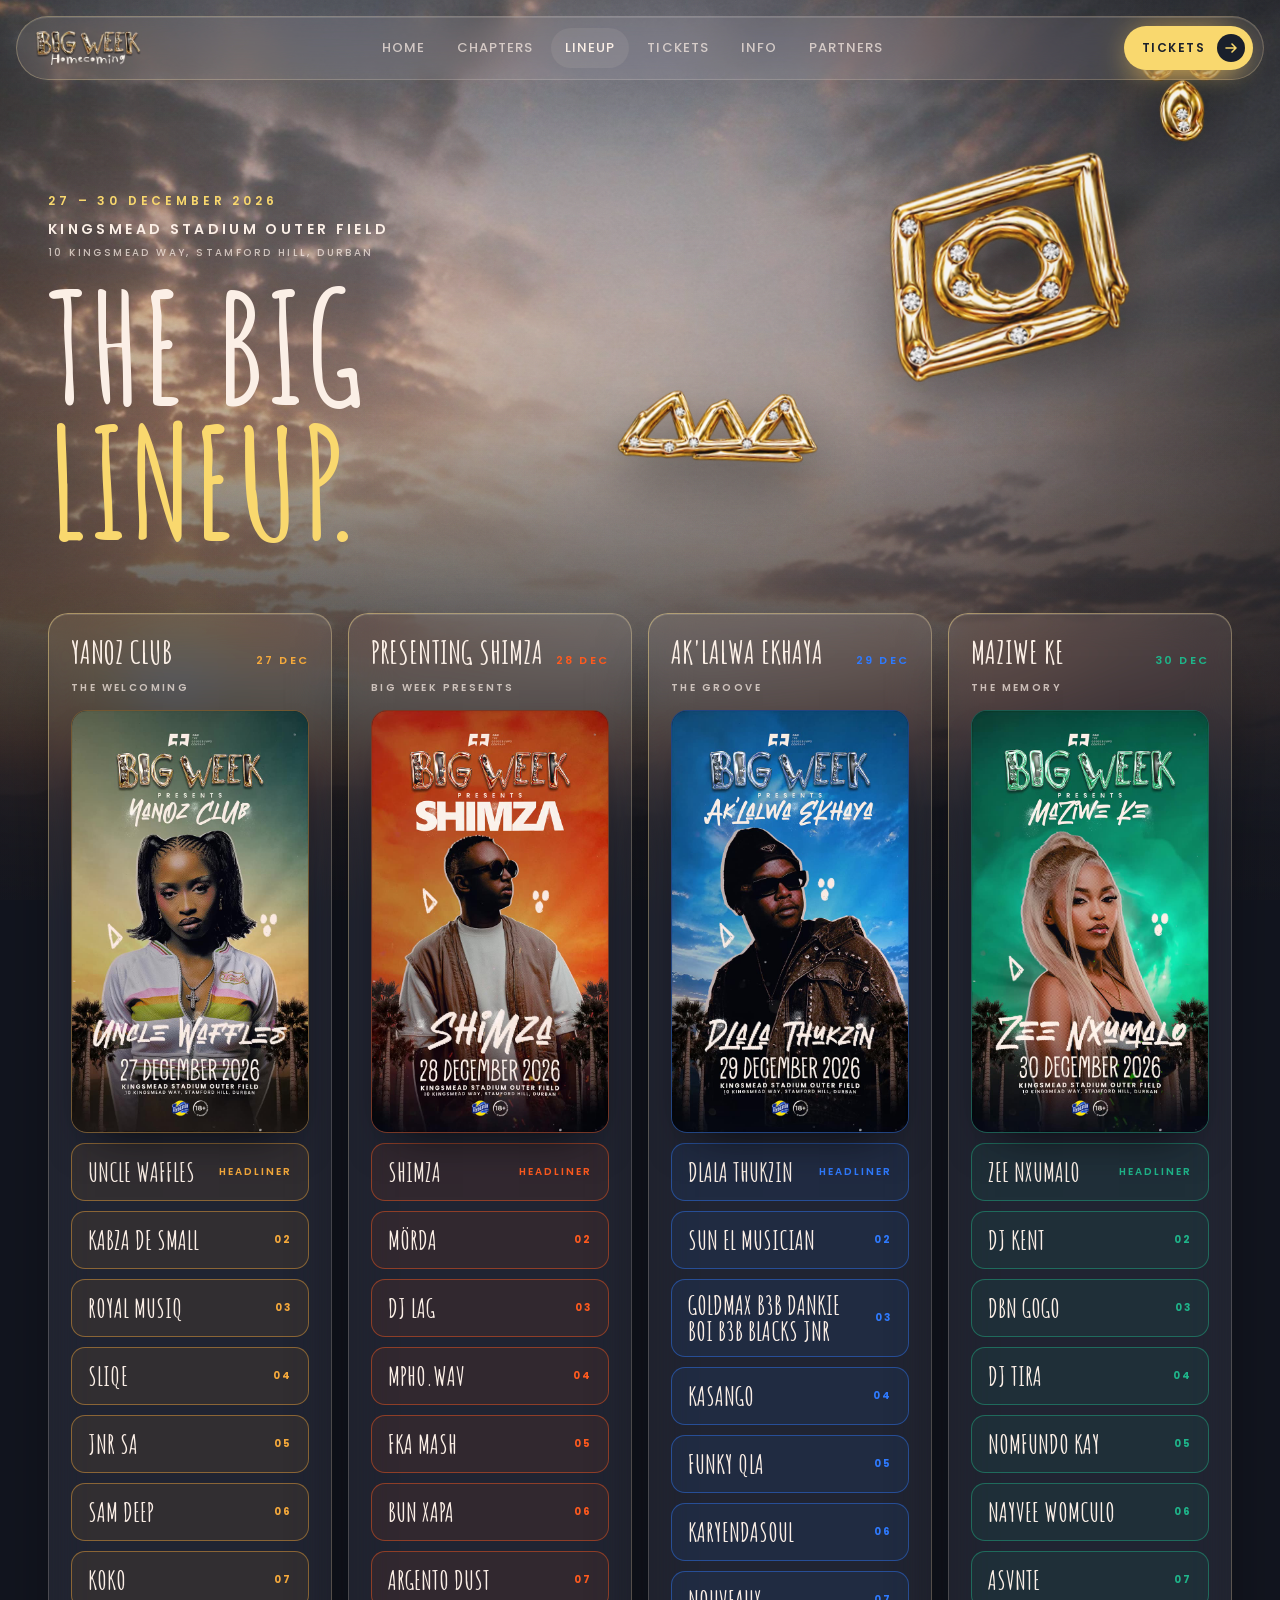
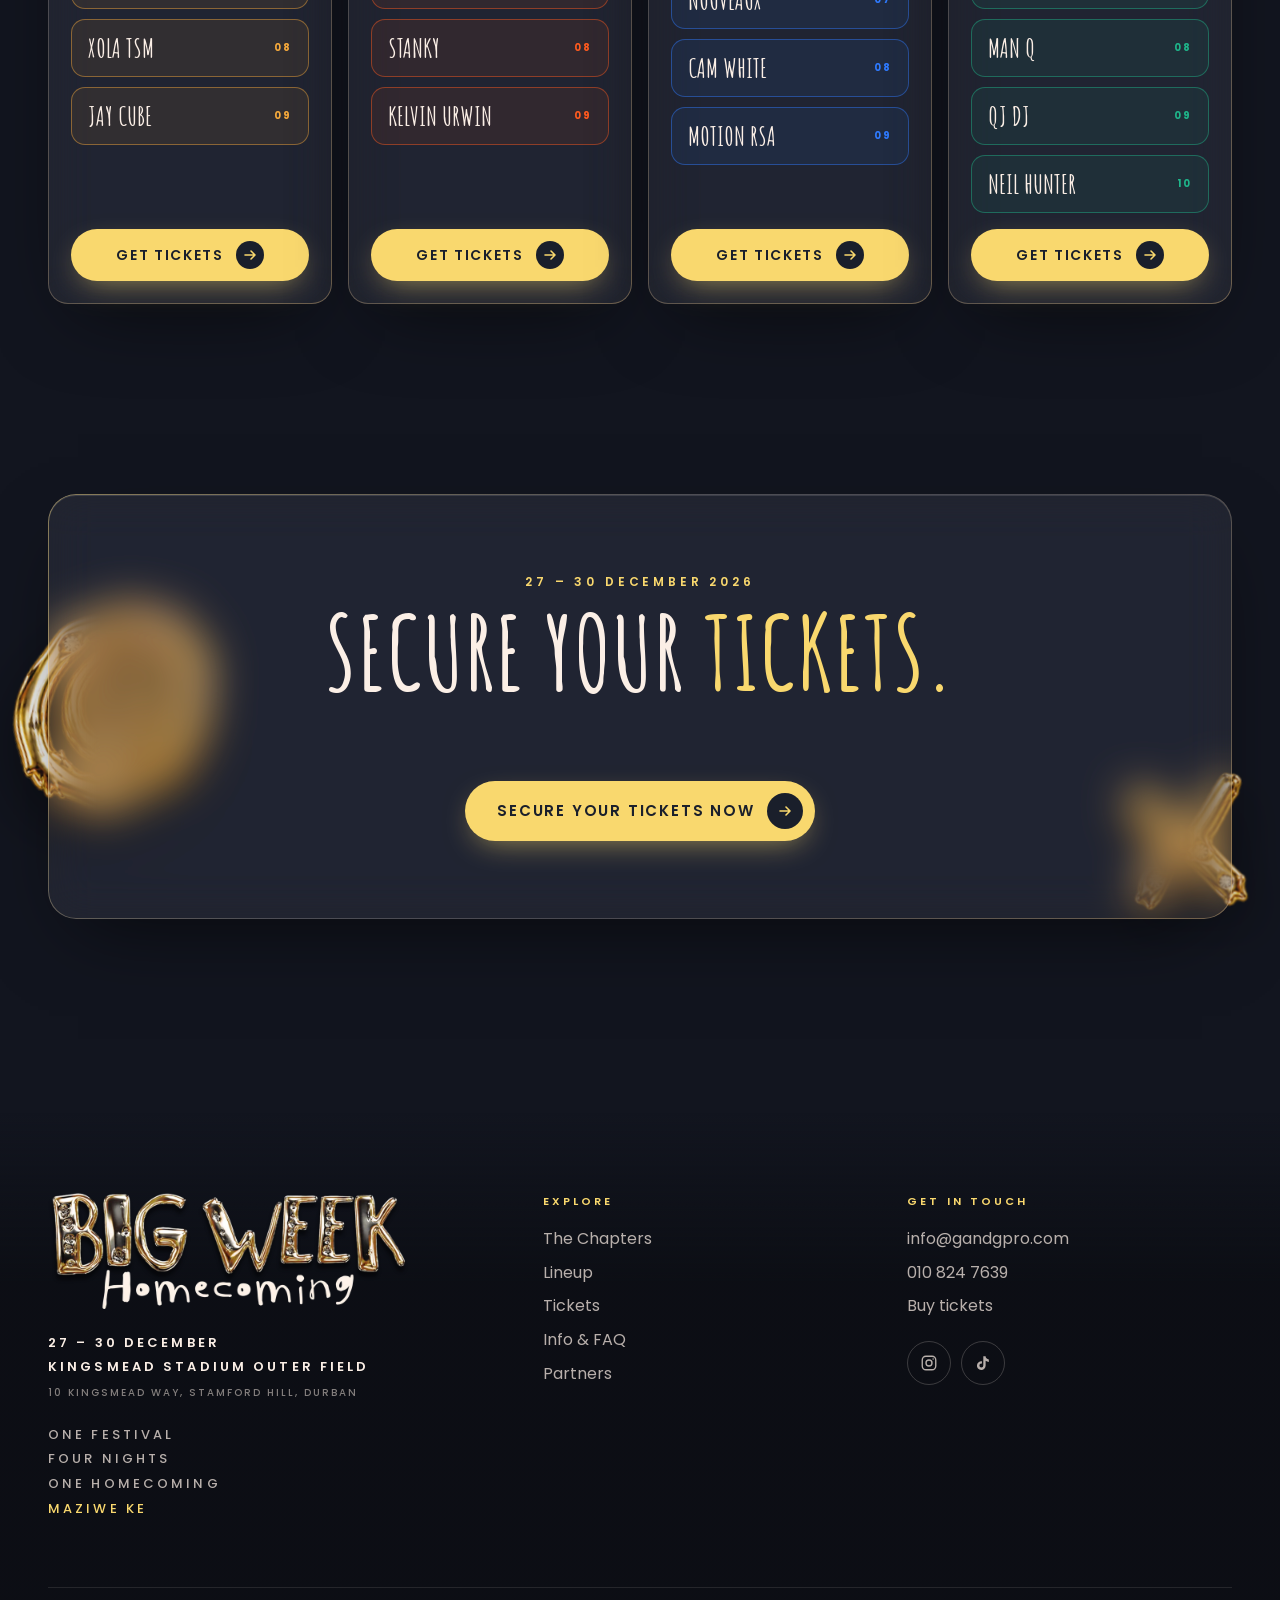
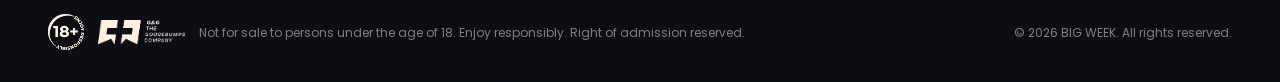
<file: lineup.html>
<!doctype html>
<html lang="en-ZA">
<head>
  <meta charset="utf-8">
  <meta name="viewport" content="width=device-width, initial-scale=1, viewport-fit=cover">
  <meta http-equiv="Content-Security-Policy" content="default-src 'self'; script-src 'self'; style-src 'self' 'unsafe-inline'; img-src 'self' data:; font-src 'self'; connect-src 'self'; media-src 'self'; object-src 'none'; frame-src 'none'; base-uri 'self'; form-action 'self'; upgrade-insecure-requests">
  <meta name="referrer" content="strict-origin-when-cross-origin">
  <title>The Lineup — BIG WEEK 2026 Homecoming, Durban</title>
  <meta name="description" content="The BIG WEEK 2026 lineup for Yanoz Club, BIG WEEK Presents Shimza, Ak&#x27;lalwa Ekhaya and Maziwe Ke. 27–30 December 2026, Durban. The full lineup is out now.">
  <link rel="canonical" href="https://bigweek.co.za/lineup.html">
  <meta name="robots" content="index, follow, max-image-preview:large">
  <meta name="theme-color" content="#12151f">
  <meta name="geo.region" content="ZA-KZN">
  <meta name="geo.placename" content="Durban">

  <meta property="og:type" content="website">
  <meta property="og:site_name" content="BIG WEEK">
  <meta property="og:locale" content="en_ZA">
  <meta property="og:url" content="https://bigweek.co.za/lineup.html">
  <meta property="og:title" content="The Lineup — BIG WEEK 2026 Homecoming, Durban">
  <meta property="og:description" content="The BIG WEEK 2026 lineup for Yanoz Club, BIG WEEK Presents Shimza, Ak&#x27;lalwa Ekhaya and Maziwe Ke. 27–30 December 2026, Durban. The full lineup is out now.">
  <meta property="og:image" content="https://bigweek.co.za/assets/img/og-image.jpg">
  <meta property="og:image:width" content="1200">
  <meta property="og:image:height" content="630">
  <meta property="og:image:alt" content="BIG WEEK Homecoming, 27–30 December 2026, Durban">
  <meta name="twitter:card" content="summary_large_image">
  <meta name="twitter:title" content="The Lineup — BIG WEEK 2026 Homecoming, Durban">
  <meta name="twitter:description" content="The BIG WEEK 2026 lineup for Yanoz Club, BIG WEEK Presents Shimza, Ak&#x27;lalwa Ekhaya and Maziwe Ke. 27–30 December 2026, Durban. The full lineup is out now.">
  <meta name="twitter:image" content="https://bigweek.co.za/assets/img/og-image.jpg">

  <link rel="icon" href="assets/img/icon-32.png" sizes="32x32" type="image/png">
  <link rel="icon" href="assets/img/icon-192.png" sizes="192x192" type="image/png">
  <link rel="apple-touch-icon" href="assets/img/apple-touch-icon.png">

  <link rel="preload" href="assets/fonts/amatic-sc-700-latin.woff2" as="font" type="font/woff2" crossorigin>
  <link rel="preload" href="assets/fonts/poppins-400-latin.woff2" as="font" type="font/woff2" crossorigin>
  <link rel="preload" href="assets/fonts/poppins-600-latin.woff2" as="font" type="font/woff2" crossorigin>
  <link rel="preload" as="image" href="assets/img/sky.jpg" media="(min-width: 761px)">
  <link rel="preload" as="image" href="assets/img/sky-sm.jpg" media="(max-width: 760px)">
  <link rel="stylesheet" href="assets/css/style.css?v=20261106b">
  <script src="assets/js/config.js?v=20261106b"></script>
  <script src="assets/js/early.js?v=20261106b"></script>
</head>
<body data-state="prereg">
  <a class="skip-link" href="#main">Skip to content</a>

  <!-- Atmosphere: the fixed sky the glass blurs -->
  <div class="atmosphere" aria-hidden="true">
    <div class="atmosphere__sky"></div>
    <div class="atmosphere__vignette"></div>
    <div class="atmosphere__shade"></div>
    <div class="orb orb--a"></div>
    <div class="orb orb--b"></div>
    <div class="atmosphere__grain"></div>
  </div>

  <!-- Navigation -->
  <header class="nav glass" role="banner">
    <a class="nav__brand" href="index.html" aria-label="BIG WEEK home">
      <img src="assets/img/logo-lockup-sm.webp" alt="BIG WEEK Homecoming" width="240" height="77" style="height:34px;width:auto">
    </a>
    <nav aria-label="Primary">
      <ul class="nav__links">
        <li><a href="index.html">Home</a></li>
        <li><a href="chapters.html">Chapters</a></li>
        <li><a href="lineup.html" aria-current="page">Lineup</a></li>
        <li><a href="tickets.html">Tickets</a></li>
        <li><a href="info.html">Info</a></li>
        <li><a href="partners.html">Partners</a></li>
      </ul>
    </nav>
    <div style="display:flex;gap:8px;align-items:center">
      <a class="btn nav__cta" data-show="prereg" data-link="preRegister" href="index.html#pre-register">Pre-Register <span class="btn__arrow" aria-hidden="true"><svg width="12" height="12" viewBox="0 0 12 12" fill="none"><path d="M1 6h10M7 2l4 4-4 4" stroke="currentColor" stroke-width="1.6" stroke-linecap="round" stroke-linejoin="round"/></svg></span></a>
      <a class="btn nav__cta" data-show="closed loyalty onsale" href="tickets.html">Tickets <span class="btn__arrow" aria-hidden="true"><svg width="12" height="12" viewBox="0 0 12 12" fill="none"><path d="M1 6h10M7 2l4 4-4 4" stroke="currentColor" stroke-width="1.6" stroke-linecap="round" stroke-linejoin="round"/></svg></span></a>
      <button class="nav__toggle" aria-label="Open menu" aria-expanded="false" aria-controls="mobile-menu"><span></span></button>
    </div>
  </header>

  <div class="mobile-menu" id="mobile-menu" aria-hidden="true">
    <a class="mobile-menu__link" href="index.html"><small>00</small>Home</a>
    <a class="mobile-menu__link" href="chapters.html"><small>01</small>Chapters</a>
    <a class="mobile-menu__link" href="lineup.html"><small>02</small>Lineup</a>
    <a class="mobile-menu__link" href="tickets.html"><small>03</small>Tickets</a>
    <a class="mobile-menu__link" href="info.html"><small>04</small>Info</a>
    <a class="mobile-menu__link" href="partners.html"><small>05</small>Partners</a>
    <a class="btn" data-show="prereg" data-link="preRegister" href="index.html#pre-register">Pre-Register Now <span class="btn__arrow" aria-hidden="true"><svg width="12" height="12" viewBox="0 0 12 12" fill="none"><path d="M1 6h10M7 2l4 4-4 4" stroke="currentColor" stroke-width="1.6" stroke-linecap="round" stroke-linejoin="round"/></svg></span></a>
    <a class="btn" data-show="closed loyalty onsale" href="tickets.html">Get Tickets <span class="btn__arrow" aria-hidden="true"><svg width="12" height="12" viewBox="0 0 12 12" fill="none"><path d="M1 6h10M7 2l4 4-4 4" stroke="currentColor" stroke-width="1.6" stroke-linecap="round" stroke-linejoin="round"/></svg></span></a>
  </div>

  <main id="main">
    <section class="cintro" aria-labelledby="lineup-title">
      <div class="wrap">
        <p class="dateline reveal is-in"><span>27 – 30 December 2026</span><span class="dateline__venue">Kingsmead Stadium Outer Field</span><span class="dateline__addr">10 Kingsmead Way, Stamford Hill, Durban</span></p>
        <h1 id="lineup-title" class="display h-xl reveal is-in" style="margin-top:18px">The BIG<br><span class="accent">Lineup.</span></h1>
      </div>
    </section>

    <section class="section" style="padding-top:0" aria-label="Lineup by night">
      <div class="wrap">
        <div class="lineup-grid lineup-grid--page">
          <article class="lineup-col lineup-col--yanoz glass reveal" id="yanoz-club" aria-labelledby="l-yanoz-club">
            <header><h2 id="l-yanoz-club"><b>Yanoz Club</b></h2><span>27 DEC</span></header>
            <p class="lineup-col__role">The Welcoming</p>
            <div class="lhero" data-lineup-hero="yanoz-club" hidden></div>
            <div data-lineup-teaser="yanoz-club"><div class="slot">Coming soon<small>01</small></div><div class="slot">Coming soon<small>02</small></div><div class="slot">Coming soon<small>03</small></div></div>
            <div class="lineup-col__cta" data-show="loyalty onsale"><a class="btn" data-link="days.yanoz-club" href="tickets.html">Get tickets <span class="btn__arrow" aria-hidden="true"><svg width="12" height="12" viewBox="0 0 12 12" fill="none"><path d="M1 6h10M7 2l4 4-4 4" stroke="currentColor" stroke-width="1.6" stroke-linecap="round" stroke-linejoin="round"/></svg></span></a></div>
          </article>
          <article class="lineup-col lineup-col--shimza glass reveal" style="--d:.06s" id="shimza" aria-labelledby="l-shimza">
            <header><h2 id="l-shimza"><b>Presenting Shimza</b></h2><span>28 DEC</span></header>
            <p class="lineup-col__role">BIG WEEK Presents</p>
            <div class="lhero" data-lineup-hero="shimza" hidden></div>
            <div data-lineup-teaser="shimza"><div class="slot">Coming soon<small>01</small></div><div class="slot">Coming soon<small>02</small></div><div class="slot">Coming soon<small>03</small></div></div>
            <div class="lineup-col__cta" data-show="loyalty onsale"><a class="btn" data-link="days.shimza" href="tickets.html">Get tickets <span class="btn__arrow" aria-hidden="true"><svg width="12" height="12" viewBox="0 0 12 12" fill="none"><path d="M1 6h10M7 2l4 4-4 4" stroke="currentColor" stroke-width="1.6" stroke-linecap="round" stroke-linejoin="round"/></svg></span></a></div>
          </article>
          <article class="lineup-col lineup-col--aklalwa glass reveal" style="--d:.12s" id="aklalwa-ekhaya" aria-labelledby="l-aklalwa-ekhaya">
            <header><h2 id="l-aklalwa-ekhaya"><b>Ak'lalwa Ekhaya</b></h2><span>29 DEC</span></header>
            <p class="lineup-col__role">The Groove</p>
            <div class="lhero" data-lineup-hero="aklalwa-ekhaya" hidden></div>
            <div data-lineup-teaser="aklalwa-ekhaya"><div class="slot">Coming soon<small>01</small></div><div class="slot">Coming soon<small>02</small></div><div class="slot">Coming soon<small>03</small></div></div>
            <div class="lineup-col__cta" data-show="loyalty onsale"><a class="btn" data-link="days.aklalwa-ekhaya" href="tickets.html">Get tickets <span class="btn__arrow" aria-hidden="true"><svg width="12" height="12" viewBox="0 0 12 12" fill="none"><path d="M1 6h10M7 2l4 4-4 4" stroke="currentColor" stroke-width="1.6" stroke-linecap="round" stroke-linejoin="round"/></svg></span></a></div>
          </article>
          <article class="lineup-col lineup-col--maziwe glass reveal" style="--d:.18s" id="maziwe-ke" aria-labelledby="l-maziwe-ke">
            <header><h2 id="l-maziwe-ke"><b>Maziwe Ke</b></h2><span>30 DEC</span></header>
            <p class="lineup-col__role">The Memory</p>
            <div class="lhero" data-lineup-hero="maziwe-ke" hidden></div>
            <div data-lineup-teaser="maziwe-ke"><div class="slot">Coming soon<small>01</small></div><div class="slot">Coming soon<small>02</small></div><div class="slot">Coming soon<small>03</small></div></div>
            <div class="lineup-col__cta" data-show="loyalty onsale"><a class="btn" data-link="days.maziwe-ke" href="tickets.html">Get tickets <span class="btn__arrow" aria-hidden="true"><svg width="12" height="12" viewBox="0 0 12 12" fill="none"><path d="M1 6h10M7 2l4 4-4 4" stroke="currentColor" stroke-width="1.6" stroke-linecap="round" stroke-linejoin="round"/></svg></span></a></div>
          </article>
        </div>
        <p class="lnights__note reveal">Set times are released closer to the day. Lineup subject to change.</p>
      </div>
    </section>

    <section class="section" style="padding-top:0" id="secure" aria-labelledby="secure-title">
      <div class="wrap">
        <div class="onsale glass reveal">
          <span class="eyebrow eyebrow--plain onsale__eyebrow" data-show="prereg closed"><span data-date>On sale 22 October</span><span class="x-mark" data-date></span><span data-date>10:00</span><span data-tbc>On-sale date coming soon</span></span>
          <span class="eyebrow eyebrow--plain" data-show="loyalty onsale">27 – 30 December 2026</span>
          <h2 id="secure-title" class="display h-lg onsale__title">Secure your <span class="accent">tickets.</span></h2>
          <p class="lede" data-tbc style="margin:0;text-align:center">Tickets go on sale soon. Follow <a href="https://www.instagram.com/bigweekfestival/" target="_blank" rel="noopener" style="color:var(--butter);text-decoration:underline;text-underline-offset:3px">@bigweekfestival</a> for the announcement.</p>
          <div class="countdown countdown--xl" data-countdown data-countdown-to="loyaltyOnSale" role="timer" aria-live="off" data-show="prereg closed">
            <div class="countdown__unit"><span class="countdown__num" data-d>00</span><span class="countdown__lbl">Days</span></div>
            <div class="countdown__unit"><span class="countdown__num" data-h>00</span><span class="countdown__lbl">Hours</span></div>
            <div class="countdown__unit"><span class="countdown__num" data-m>00</span><span class="countdown__lbl">Mins</span></div>
            <div class="countdown__unit"><span class="countdown__num" data-s>00</span><span class="countdown__lbl">Secs</span></div>
          </div>
          <div class="onsale__cta" data-show="loyalty onsale">
            <a class="btn btn--lg" data-link="tickets" href="tickets.html">Secure your tickets now <span class="btn__arrow" aria-hidden="true"><svg width="12" height="12" viewBox="0 0 12 12" fill="none"><path d="M1 6h10M7 2l4 4-4 4" stroke="currentColor" stroke-width="1.6" stroke-linecap="round" stroke-linejoin="round"/></svg></span></a>
          </div>
        </div>
      </div>
    </section>
  </main>

  <!-- ================= FOOTER ================= -->
  <footer class="footer">
    <div class="wrap">
      <div class="footer__top">
        <div>
          <img class="footer__logo" src="assets/img/logo-lockup.webp" alt="BIG WEEK Homecoming" width="900" height="290" loading="lazy">
          <p class="footer__tag"><b>27 – 30 December</b><br><b>Kingsmead Stadium Outer Field</b><br><span class="footer__addr">10 Kingsmead Way, Stamford Hill, Durban</span></p>
          <p class="footer__tag">One Festival<br>Four Nights<br>One Homecoming<br><span class="accent">Maziwe Ke</span></p>
        </div>
        <div>
          <h2 class="footer__h">Explore</h2>
          <ul>
            <li><a href="chapters.html">The Chapters</a></li>
            <li><a href="lineup.html">Lineup</a></li>
            <li><a href="tickets.html">Tickets</a></li>
            <li><a href="info.html">Info &amp; FAQ</a></li>
            <li><a href="partners.html">Partners</a></li>
          </ul>
        </div>
        <div>
          <h2 class="footer__h">Get in touch</h2>
          <ul>
            <li><a href="mailto:info@gandgpro.com">info@gandgpro.com</a></li>
            <li><a href="tel:+27108247639">010 824 7639</a></li>
            <li><a data-link="tickets" data-soon="Tickets: coming soon" href="tickets.html">Buy tickets</a></li>
          </ul>
          <div class="socials">
            <a href="https://www.instagram.com/bigweekfestival/" target="_blank" rel="noopener" aria-label="BIG WEEK on Instagram"><svg width="18" height="18" viewBox="0 0 24 24" fill="none" stroke="currentColor" stroke-width="1.8" aria-hidden="true"><rect x="3" y="3" width="18" height="18" rx="5"/><circle cx="12" cy="12" r="4"/><circle cx="17.5" cy="6.5" r="1" fill="currentColor" stroke="none"/></svg></a>
            <a href="https://www.tiktok.com/@ballitobigweek" target="_blank" rel="noopener" aria-label="BIG WEEK on TikTok"><svg width="18" height="18" viewBox="0 0 24 24" fill="currentColor" aria-hidden="true"><path d="M16.6 5.8A4.3 4.3 0 0 1 15.5 3h-3.1v12.4a2.6 2.6 0 1 1-2.6-2.6c.3 0 .5 0 .8.1V9.7a5.8 5.8 0 1 0 4.9 5.7V9.1a7.4 7.4 0 0 0 4.3 1.4V7.4a4.3 4.3 0 0 1-3.2-1.6z"/></svg></a>
          </div>
        </div>
      </div>
      <div class="footer__bottom">
        <div class="footer__legal">
          <img src="assets/img/u18.png" alt="18+" width="68" height="68" loading="lazy">
          <img src="assets/img/gg.png" alt="G&amp;G — The Goosebumps Company" width="215" height="59" loading="lazy" style="height:24px">
          <span>Not for sale to persons under the age of 18. Enjoy responsibly. Right of admission reserved.</span>
        </div>
        <span>© <span data-year>2026</span> BIG WEEK. All rights reserved.</span>
      </div>
    </div>
  </footer>
  <script src="assets/js/main.js?v=20261106b"></script>
</body>
</html>
</file>
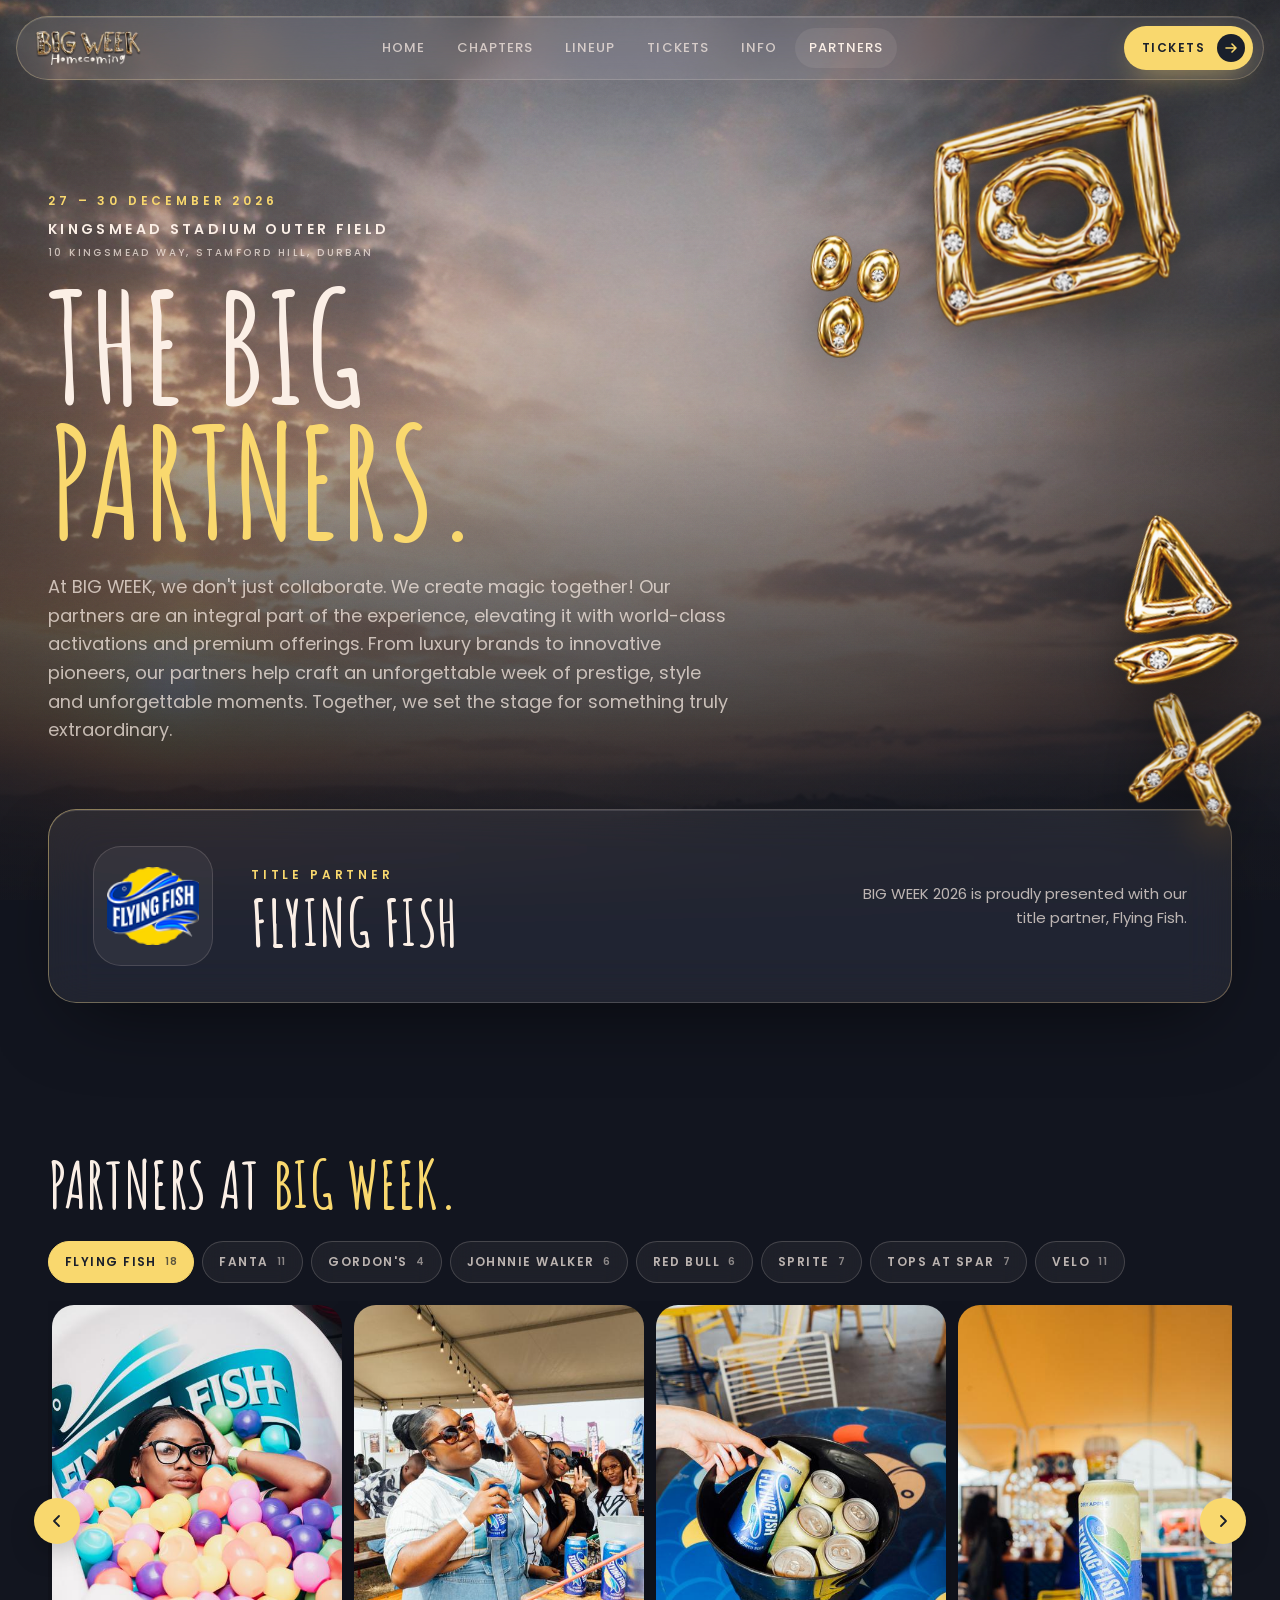
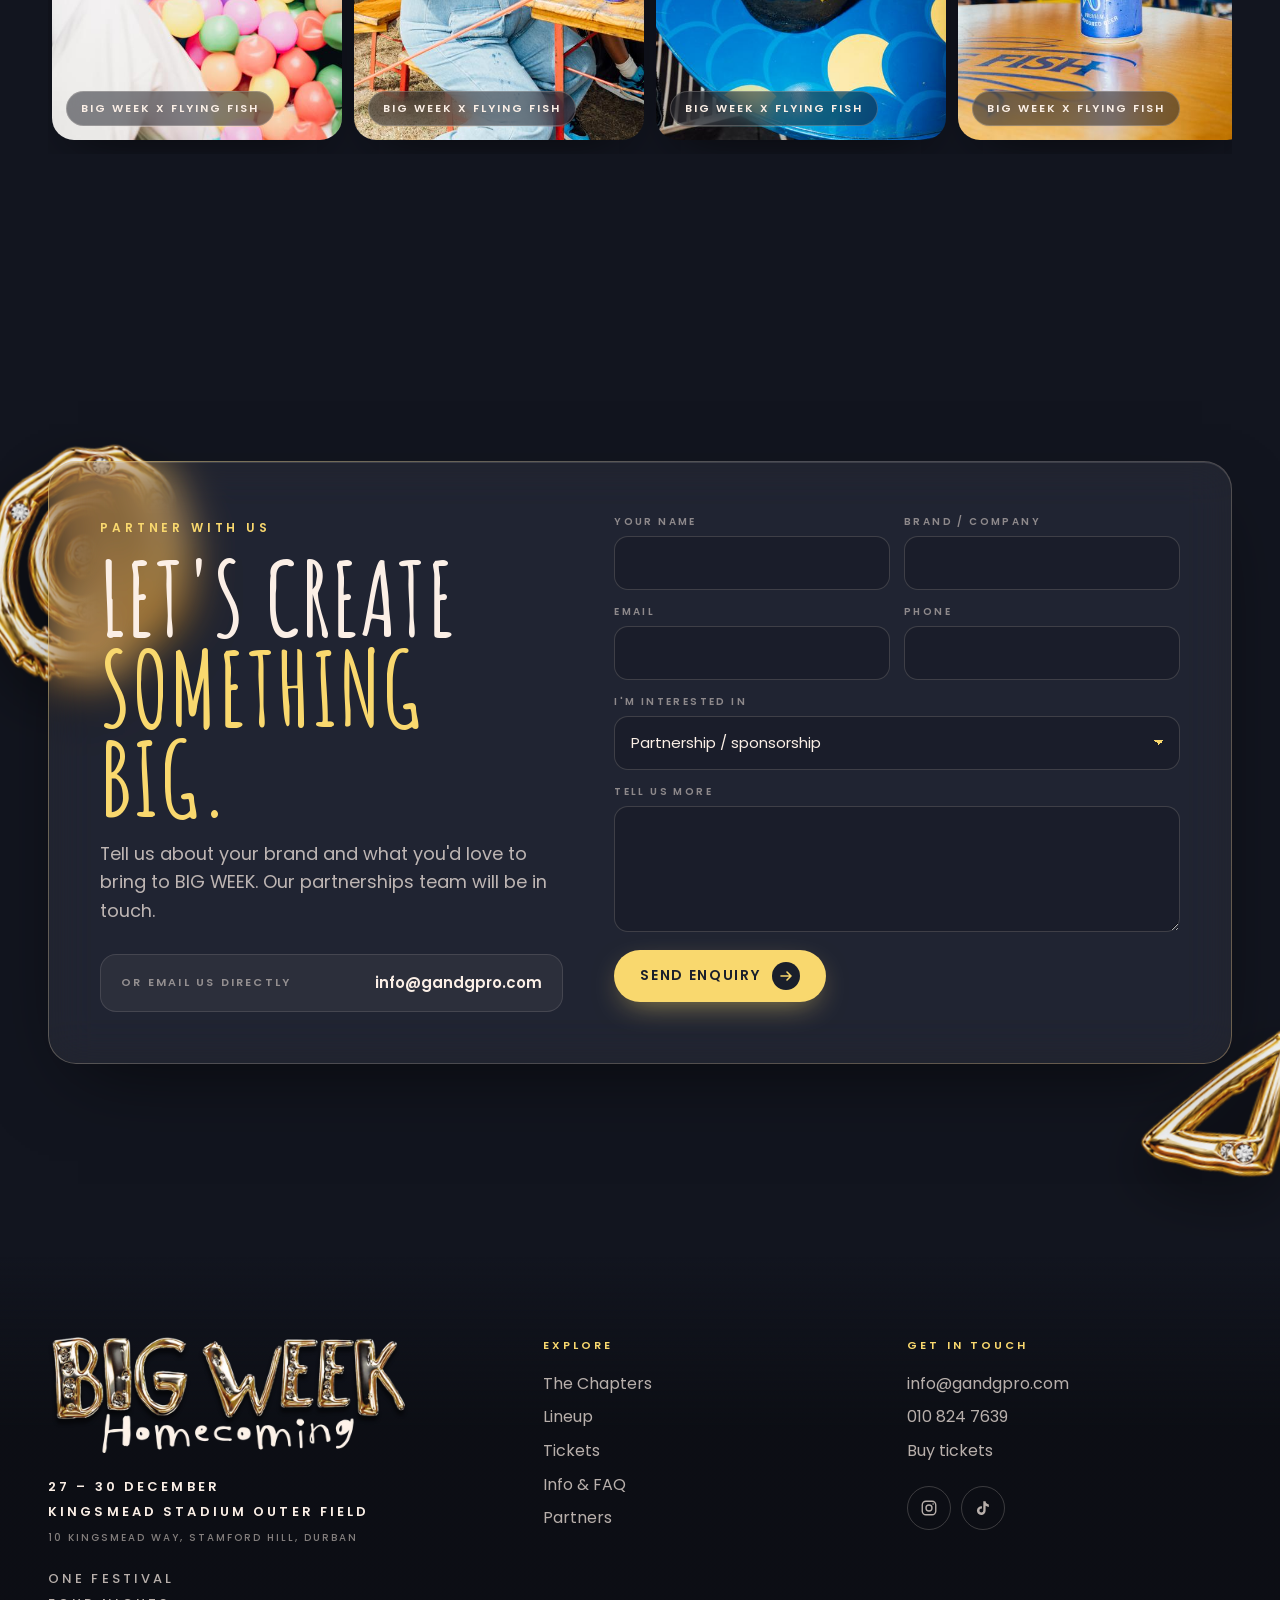
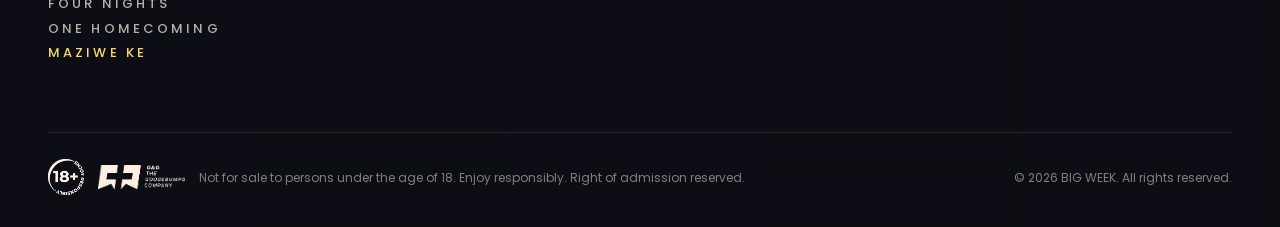
<file: partners.html>
<!doctype html>
<html lang="en-ZA">
<head>
  <meta charset="utf-8">
  <meta name="viewport" content="width=device-width, initial-scale=1, viewport-fit=cover">
  <meta http-equiv="Content-Security-Policy" content="default-src 'self'; script-src 'self'; style-src 'self' 'unsafe-inline'; img-src 'self' data:; font-src 'self'; connect-src 'self'; media-src 'self'; object-src 'none'; frame-src 'none'; base-uri 'self'; form-action 'self'; upgrade-insecure-requests">
  <meta name="referrer" content="strict-origin-when-cross-origin">
  <title>Partners — BIG WEEK 2026 Homecoming, Durban</title>
  <meta name="description" content="Partner with BIG WEEK 2026 in Durban. Title partner Flying Fish. Enquire about partnerships, brand activations and premium offerings.">
  <link rel="canonical" href="https://bigweek.co.za/partners.html">
  <meta name="robots" content="index, follow, max-image-preview:large">
  <meta name="theme-color" content="#12151f">
  <meta name="geo.region" content="ZA-KZN">
  <meta name="geo.placename" content="Durban">

  <meta property="og:type" content="website">
  <meta property="og:site_name" content="BIG WEEK">
  <meta property="og:locale" content="en_ZA">
  <meta property="og:url" content="https://bigweek.co.za/partners.html">
  <meta property="og:title" content="Partners — BIG WEEK 2026 Homecoming, Durban">
  <meta property="og:description" content="Partner with BIG WEEK 2026 in Durban. Title partner Flying Fish. Enquire about partnerships, brand activations and premium offerings.">
  <meta property="og:image" content="https://bigweek.co.za/assets/img/og-image.jpg">
  <meta property="og:image:width" content="1200">
  <meta property="og:image:height" content="630">
  <meta property="og:image:alt" content="BIG WEEK Homecoming, 27–30 December 2026, Durban">
  <meta name="twitter:card" content="summary_large_image">
  <meta name="twitter:title" content="Partners — BIG WEEK 2026 Homecoming, Durban">
  <meta name="twitter:description" content="Partner with BIG WEEK 2026 in Durban. Title partner Flying Fish. Enquire about partnerships, brand activations and premium offerings.">
  <meta name="twitter:image" content="https://bigweek.co.za/assets/img/og-image.jpg">

  <link rel="icon" href="assets/img/icon-32.png" sizes="32x32" type="image/png">
  <link rel="icon" href="assets/img/icon-192.png" sizes="192x192" type="image/png">
  <link rel="apple-touch-icon" href="assets/img/apple-touch-icon.png">

  <link rel="preload" href="assets/fonts/amatic-sc-700-latin.woff2" as="font" type="font/woff2" crossorigin>
  <link rel="preload" href="assets/fonts/poppins-400-latin.woff2" as="font" type="font/woff2" crossorigin>
  <link rel="preload" href="assets/fonts/poppins-600-latin.woff2" as="font" type="font/woff2" crossorigin>
  <link rel="preload" as="image" href="assets/img/sky.jpg" media="(min-width: 761px)">
  <link rel="preload" as="image" href="assets/img/sky-sm.jpg" media="(max-width: 760px)">
  <link rel="stylesheet" href="assets/css/style.css?v=20261106b">
  <script src="assets/js/config.js?v=20261106b"></script>
  <script src="assets/js/early.js?v=20261106b"></script>
</head>
<body data-state="prereg">
  <a class="skip-link" href="#main">Skip to content</a>

  <!-- Atmosphere: the fixed sky the glass blurs -->
  <div class="atmosphere" aria-hidden="true">
    <div class="atmosphere__sky"></div>
    <div class="atmosphere__vignette"></div>
    <div class="atmosphere__shade"></div>
    <div class="orb orb--a"></div>
    <div class="orb orb--b"></div>
    <div class="atmosphere__grain"></div>
  </div>

  <!-- Navigation -->
  <header class="nav glass" role="banner">
    <a class="nav__brand" href="index.html" aria-label="BIG WEEK home">
      <img src="assets/img/logo-lockup-sm.webp" alt="BIG WEEK Homecoming" width="240" height="77" style="height:34px;width:auto">
    </a>
    <nav aria-label="Primary">
      <ul class="nav__links">
        <li><a href="index.html">Home</a></li>
        <li><a href="chapters.html">Chapters</a></li>
        <li><a href="lineup.html">Lineup</a></li>
        <li><a href="tickets.html">Tickets</a></li>
        <li><a href="info.html">Info</a></li>
        <li><a href="partners.html" aria-current="page">Partners</a></li>
      </ul>
    </nav>
    <div style="display:flex;gap:8px;align-items:center">
      <a class="btn nav__cta" data-show="prereg" data-link="preRegister" href="index.html#pre-register">Pre-Register <span class="btn__arrow" aria-hidden="true"><svg width="12" height="12" viewBox="0 0 12 12" fill="none"><path d="M1 6h10M7 2l4 4-4 4" stroke="currentColor" stroke-width="1.6" stroke-linecap="round" stroke-linejoin="round"/></svg></span></a>
      <a class="btn nav__cta" data-show="closed loyalty onsale" href="tickets.html">Tickets <span class="btn__arrow" aria-hidden="true"><svg width="12" height="12" viewBox="0 0 12 12" fill="none"><path d="M1 6h10M7 2l4 4-4 4" stroke="currentColor" stroke-width="1.6" stroke-linecap="round" stroke-linejoin="round"/></svg></span></a>
      <button class="nav__toggle" aria-label="Open menu" aria-expanded="false" aria-controls="mobile-menu"><span></span></button>
    </div>
  </header>

  <div class="mobile-menu" id="mobile-menu" aria-hidden="true">
    <a class="mobile-menu__link" href="index.html"><small>00</small>Home</a>
    <a class="mobile-menu__link" href="chapters.html"><small>01</small>Chapters</a>
    <a class="mobile-menu__link" href="lineup.html"><small>02</small>Lineup</a>
    <a class="mobile-menu__link" href="tickets.html"><small>03</small>Tickets</a>
    <a class="mobile-menu__link" href="info.html"><small>04</small>Info</a>
    <a class="mobile-menu__link" href="partners.html"><small>05</small>Partners</a>
    <a class="btn" data-show="prereg" data-link="preRegister" href="index.html#pre-register">Pre-Register Now <span class="btn__arrow" aria-hidden="true"><svg width="12" height="12" viewBox="0 0 12 12" fill="none"><path d="M1 6h10M7 2l4 4-4 4" stroke="currentColor" stroke-width="1.6" stroke-linecap="round" stroke-linejoin="round"/></svg></span></a>
    <a class="btn" data-show="closed loyalty onsale" href="tickets.html">Get Tickets <span class="btn__arrow" aria-hidden="true"><svg width="12" height="12" viewBox="0 0 12 12" fill="none"><path d="M1 6h10M7 2l4 4-4 4" stroke="currentColor" stroke-width="1.6" stroke-linecap="round" stroke-linejoin="round"/></svg></span></a>
  </div>

  <main id="main">
    <section class="cintro" aria-labelledby="partners-title">
      <div class="wrap">
        <p class="dateline reveal is-in"><span>27 – 30 December 2026</span><span class="dateline__venue">Kingsmead Stadium Outer Field</span><span class="dateline__addr">10 Kingsmead Way, Stamford Hill, Durban</span></p>
        <h1 id="partners-title" class="display h-xl reveal is-in" style="margin-top:18px">The BIG<br><span class="accent">Partners.</span></h1>
        <p class="lede reveal is-in" style="margin:24px 0 0;max-width:62ch">At BIG WEEK, we don't just collaborate. We create magic together! Our partners are an integral part of the experience, elevating it with world-class activations and premium offerings. From luxury brands to innovative pioneers, our partners help craft an unforgettable week of prestige, style and unforgettable moments. Together, we set the stage for something truly extraordinary.</p>
      </div>
    </section>

    <section aria-label="Title partner">
      <div class="wrap">
        <div class="titlepartner glass reveal">
          <div class="titlepartner__logo"><img src="assets/img/flyingfish.png" alt="Flying Fish" width="79" height="67"></div>
          <div class="titlepartner__copy">
            <span class="eyebrow eyebrow--plain">Title Partner</span>
            <h2 class="display h-md" style="margin:8px 0 0">Flying Fish</h2>
          </div>
          <p class="titlepartner__line">BIG WEEK 2026 is proudly presented with our title partner, Flying Fish.</p>
        </div>
      </div>
    </section>

    <section class="section pgallery-section" aria-labelledby="gallery-title" data-partner-gallery-section hidden>
      <div class="wrap">
        <h2 id="gallery-title" class="display h-md reveal" style="margin-bottom:clamp(18px,2.4vw,28px)">Partners at <span class="accent">BIG WEEK.</span></h2>
        <div class="pgallery" data-partner-gallery></div>
      </div>
    </section>

    <section class="section" id="enquire" aria-labelledby="enquire-title">
      <div class="wrap">
        <div class="enquire glass reveal">
          <div class="enquire__copy">
            <span class="eyebrow eyebrow--plain">Partner with us</span>
            <h2 id="enquire-title" class="display h-lg" style="margin:14px 0 16px">Let's create<br><span class="accent">something BIG.</span></h2>
            <p class="lede" style="margin:0">Tell us about your brand and what you'd love to bring to BIG WEEK. Our partnerships team will be in touch.</p>
            <a class="contact__row" href="mailto:info@gandgpro.com" style="margin-top:28px"><span>Or email us directly</span><b>info@gandgpro.com</b></a>
          </div>
          <form class="enquire__form" data-enquiry novalidate>
            <div class="field"><label for="f-name">Your name</label><input id="f-name" name="name" type="text" autocomplete="name" required></div>
            <div class="field"><label for="f-company">Brand / company</label><input id="f-company" name="company" type="text" autocomplete="organization" required></div>
            <div class="field"><label for="f-email">Email</label><input id="f-email" name="email" type="email" autocomplete="email" required></div>
            <div class="field"><label for="f-phone">Phone</label><input id="f-phone" name="phone" type="tel" autocomplete="tel"></div>
            <div class="field field--full"><label for="f-interest">I'm interested in</label>
              <select id="f-interest" name="interest">
                <option>Partnership / sponsorship</option>
                <option>Brand activation</option>
                <option>Hospitality &amp; premium offering</option>
                <option>Something else</option>
              </select>
            </div>
            <div class="field field--full"><label for="f-msg">Tell us more</label><textarea id="f-msg" name="message" rows="4"></textarea></div>
            <div class="field--full enquire__submit">
              <button class="btn" type="submit">Send enquiry <span class="btn__arrow" aria-hidden="true"><svg width="12" height="12" viewBox="0 0 12 12" fill="none"><path d="M1 6h10M7 2l4 4-4 4" stroke="currentColor" stroke-width="1.6" stroke-linecap="round" stroke-linejoin="round"/></svg></span></button>
              <p class="enquire__status" role="status" aria-live="polite"></p>
            </div>
          </form>
        </div>
      </div>
    </section>
  </main>

  <!-- ================= FOOTER ================= -->
  <footer class="footer">
    <div class="wrap">
      <div class="footer__top">
        <div>
          <img class="footer__logo" src="assets/img/logo-lockup.webp" alt="BIG WEEK Homecoming" width="900" height="290" loading="lazy">
          <p class="footer__tag"><b>27 – 30 December</b><br><b>Kingsmead Stadium Outer Field</b><br><span class="footer__addr">10 Kingsmead Way, Stamford Hill, Durban</span></p>
          <p class="footer__tag">One Festival<br>Four Nights<br>One Homecoming<br><span class="accent">Maziwe Ke</span></p>
        </div>
        <div>
          <h2 class="footer__h">Explore</h2>
          <ul>
            <li><a href="chapters.html">The Chapters</a></li>
            <li><a href="lineup.html">Lineup</a></li>
            <li><a href="tickets.html">Tickets</a></li>
            <li><a href="info.html">Info &amp; FAQ</a></li>
            <li><a href="partners.html">Partners</a></li>
          </ul>
        </div>
        <div>
          <h2 class="footer__h">Get in touch</h2>
          <ul>
            <li><a href="mailto:info@gandgpro.com">info@gandgpro.com</a></li>
            <li><a href="tel:+27108247639">010 824 7639</a></li>
            <li><a data-link="tickets" data-soon="Tickets: coming soon" href="tickets.html">Buy tickets</a></li>
          </ul>
          <div class="socials">
            <a href="https://www.instagram.com/bigweekfestival/" target="_blank" rel="noopener" aria-label="BIG WEEK on Instagram"><svg width="18" height="18" viewBox="0 0 24 24" fill="none" stroke="currentColor" stroke-width="1.8" aria-hidden="true"><rect x="3" y="3" width="18" height="18" rx="5"/><circle cx="12" cy="12" r="4"/><circle cx="17.5" cy="6.5" r="1" fill="currentColor" stroke="none"/></svg></a>
            <a href="https://www.tiktok.com/@ballitobigweek" target="_blank" rel="noopener" aria-label="BIG WEEK on TikTok"><svg width="18" height="18" viewBox="0 0 24 24" fill="currentColor" aria-hidden="true"><path d="M16.6 5.8A4.3 4.3 0 0 1 15.5 3h-3.1v12.4a2.6 2.6 0 1 1-2.6-2.6c.3 0 .5 0 .8.1V9.7a5.8 5.8 0 1 0 4.9 5.7V9.1a7.4 7.4 0 0 0 4.3 1.4V7.4a4.3 4.3 0 0 1-3.2-1.6z"/></svg></a>
          </div>
        </div>
      </div>
      <div class="footer__bottom">
        <div class="footer__legal">
          <img src="assets/img/u18.png" alt="18+" width="68" height="68" loading="lazy">
          <img src="assets/img/gg.png" alt="G&amp;G — The Goosebumps Company" width="215" height="59" loading="lazy" style="height:24px">
          <span>Not for sale to persons under the age of 18. Enjoy responsibly. Right of admission reserved.</span>
        </div>
        <span>© <span data-year>2026</span> BIG WEEK. All rights reserved.</span>
      </div>
    </div>
  </footer>
  <script src="assets/js/main.js?v=20261106b"></script>
</body>
</html>
</file>
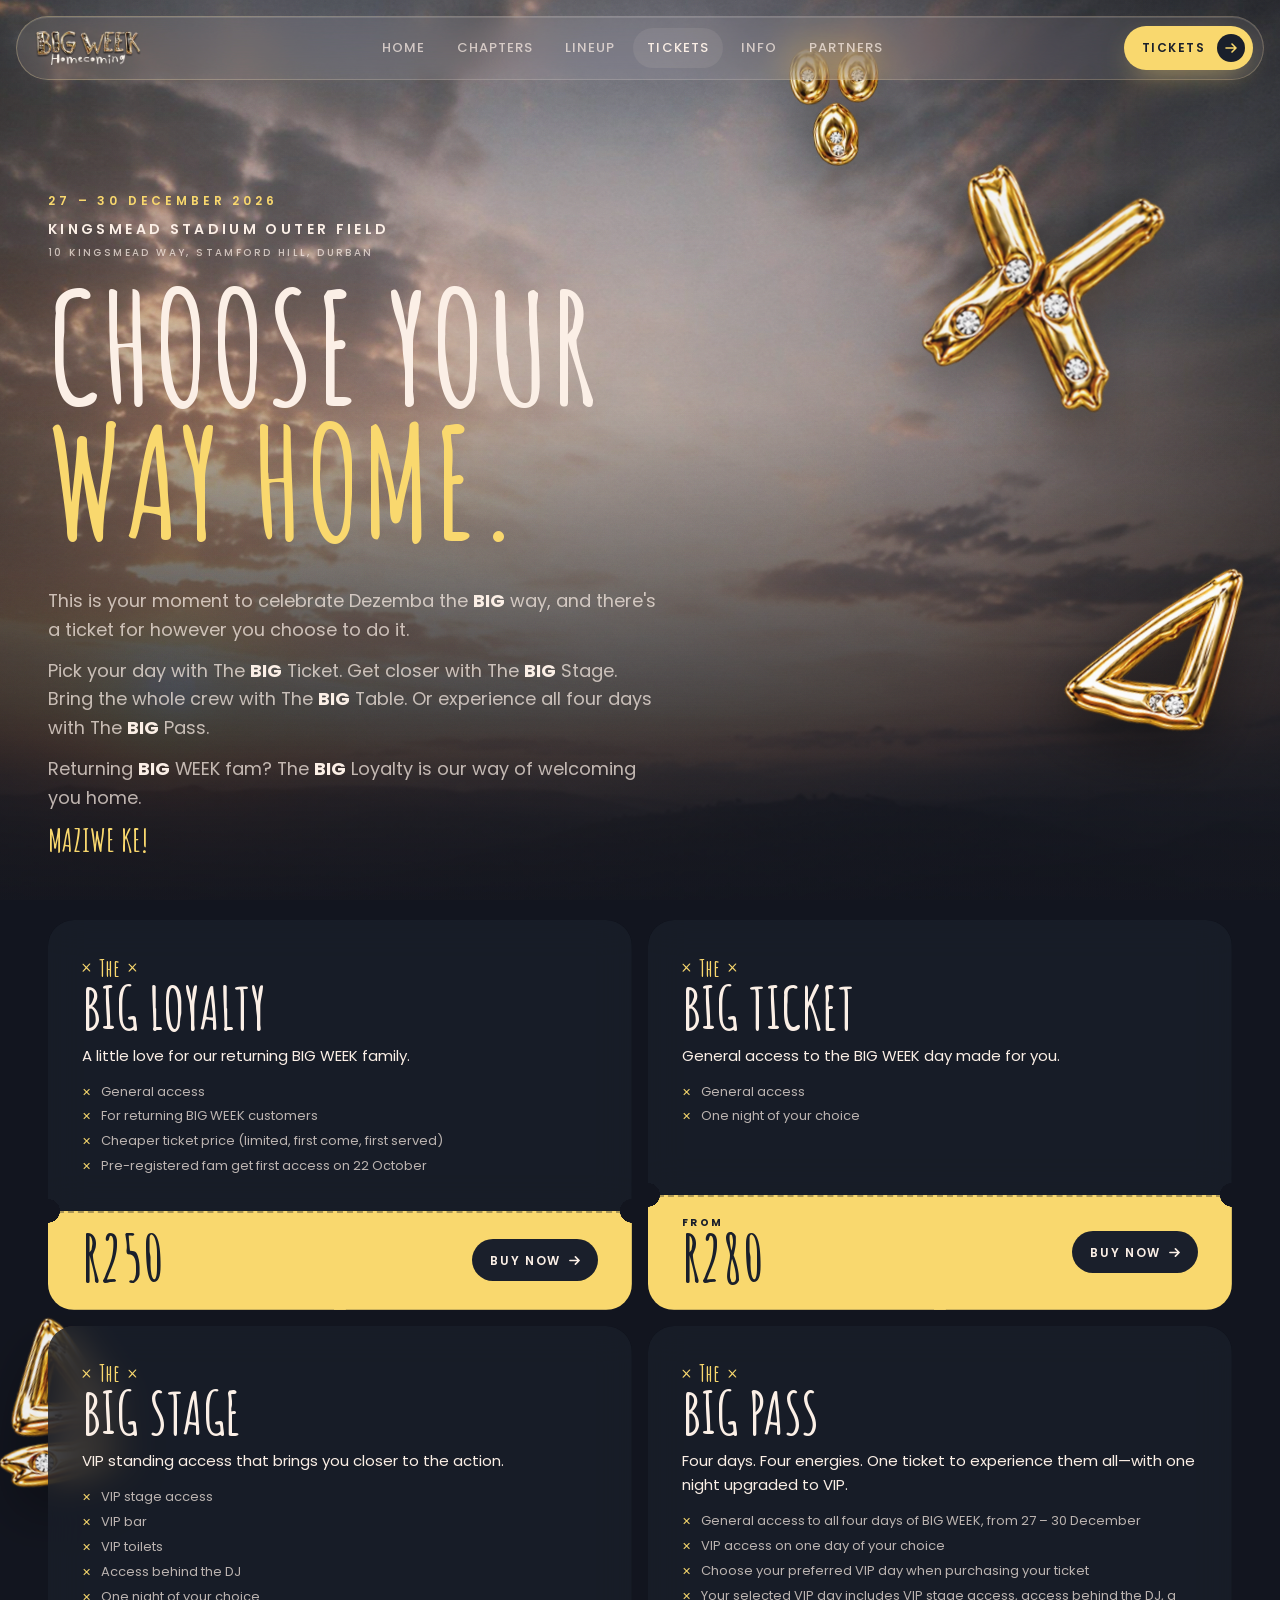
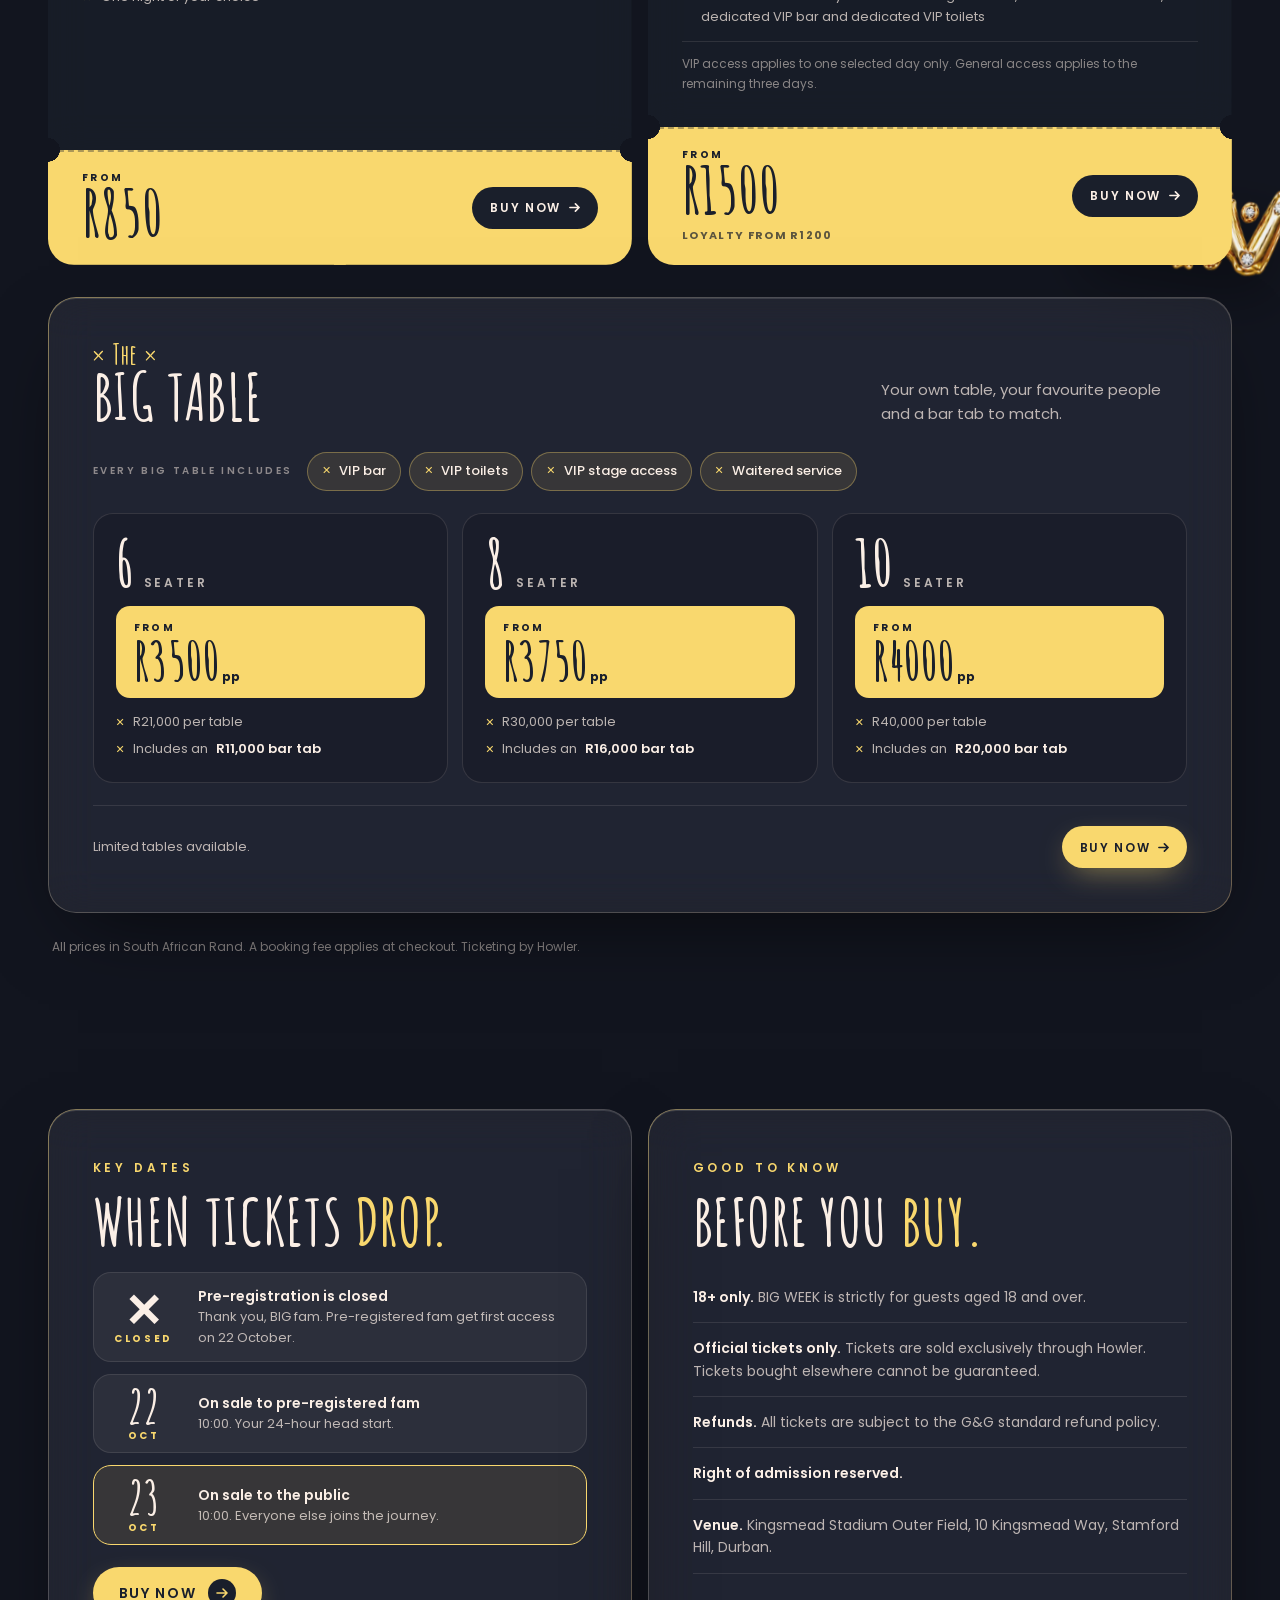
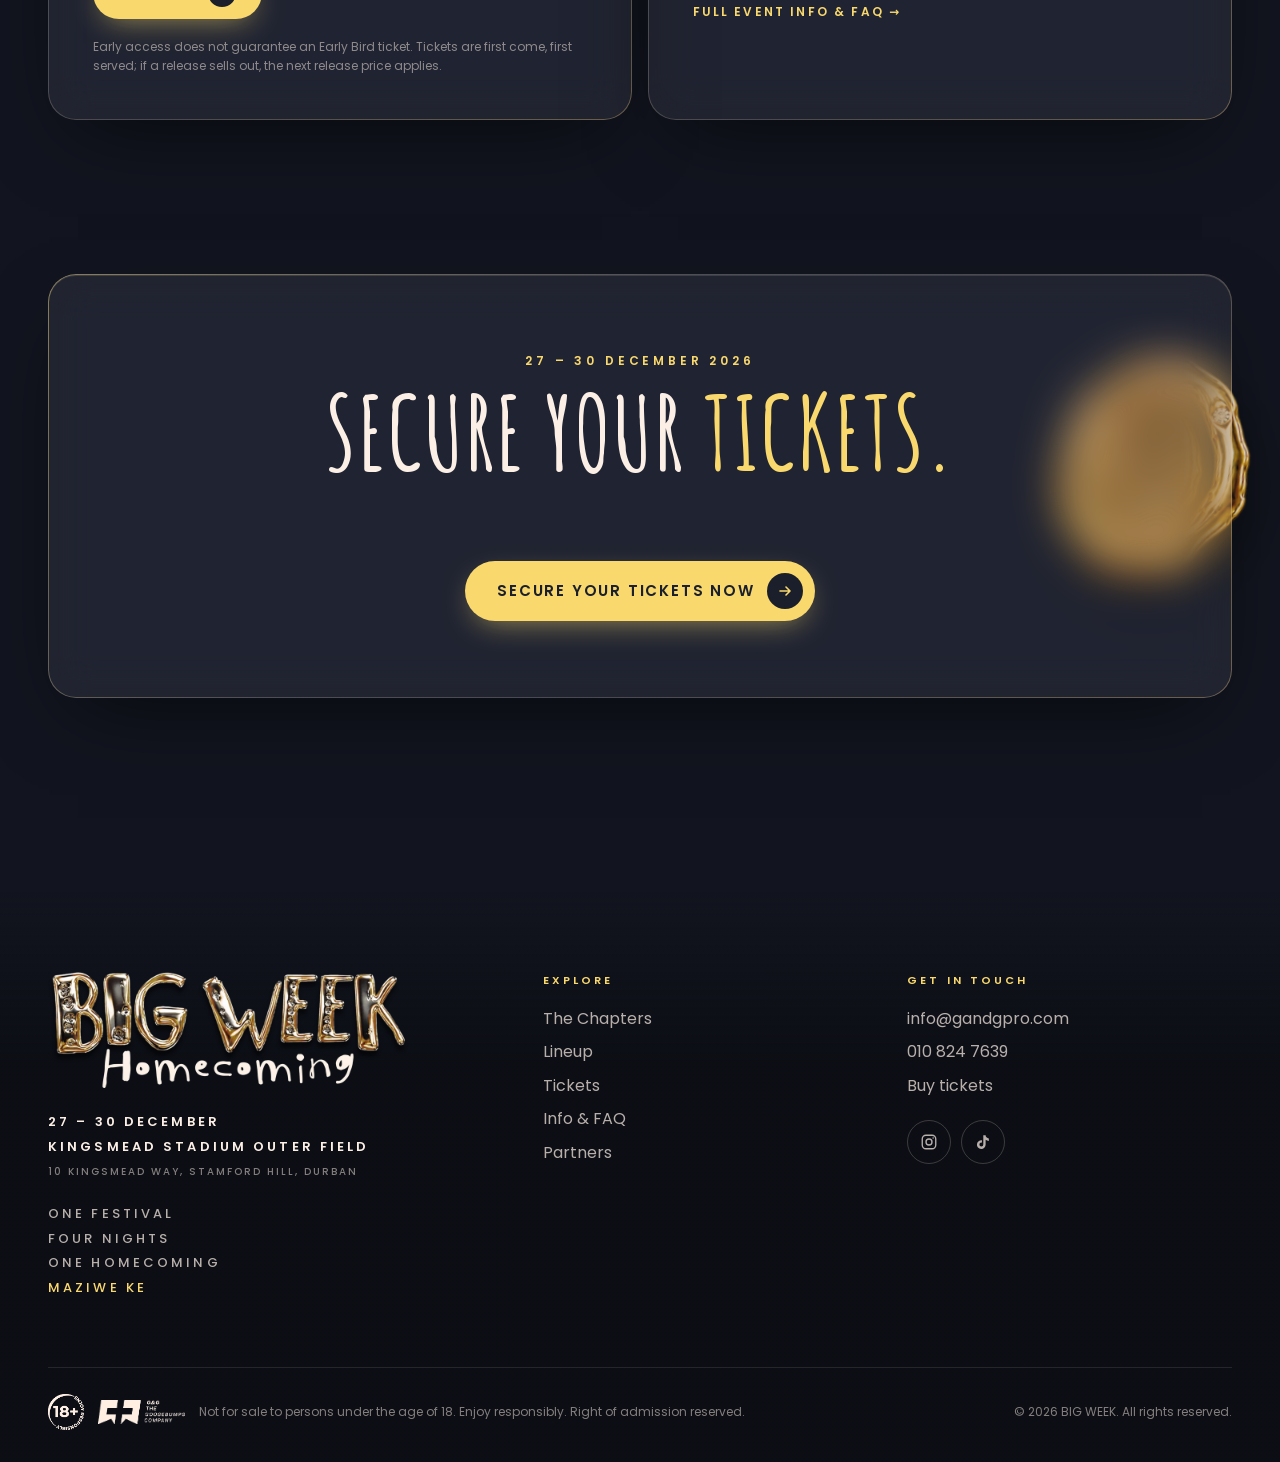
<file: tickets.html>
<!doctype html>
<html lang="en-ZA">
<head>
  <meta charset="utf-8">
  <meta name="viewport" content="width=device-width, initial-scale=1, viewport-fit=cover">
  <meta http-equiv="Content-Security-Policy" content="default-src 'self'; script-src 'self'; style-src 'self' 'unsafe-inline'; img-src 'self' data:; font-src 'self'; connect-src 'self'; media-src 'self'; object-src 'none'; frame-src 'none'; base-uri 'self'; form-action 'self'; upgrade-insecure-requests">
  <meta name="referrer" content="strict-origin-when-cross-origin">
  <title>Tickets — BIG WEEK 2026 Homecoming, Durban</title>
  <meta name="description" content="BIG WEEK 2026 tickets: BIG Loyalty R250, BIG Ticket from R280, BIG Stage from R850, BIG Pass from R1500 and BIG Table packages. 27–30 December 2026, Durban. Ticketing by Howler.">
  <link rel="canonical" href="https://bigweek.co.za/tickets.html">
  <meta name="robots" content="index, follow, max-image-preview:large">
  <meta name="theme-color" content="#12151f">
  <meta name="geo.region" content="ZA-KZN">
  <meta name="geo.placename" content="Durban">

  <meta property="og:type" content="website">
  <meta property="og:site_name" content="BIG WEEK">
  <meta property="og:locale" content="en_ZA">
  <meta property="og:url" content="https://bigweek.co.za/tickets.html">
  <meta property="og:title" content="Tickets — BIG WEEK 2026 Homecoming, Durban">
  <meta property="og:description" content="BIG WEEK 2026 tickets: BIG Loyalty R250, BIG Ticket from R280, BIG Stage from R850, BIG Pass from R1500 and BIG Table packages. 27–30 December 2026, Durban. Ticketing by Howler.">
  <meta property="og:image" content="https://bigweek.co.za/assets/img/og-image.jpg">
  <meta property="og:image:width" content="1200">
  <meta property="og:image:height" content="630">
  <meta property="og:image:alt" content="BIG WEEK Homecoming, 27–30 December 2026, Durban">
  <meta name="twitter:card" content="summary_large_image">
  <meta name="twitter:title" content="Tickets — BIG WEEK 2026 Homecoming, Durban">
  <meta name="twitter:description" content="BIG WEEK 2026 tickets: BIG Loyalty R250, BIG Ticket from R280, BIG Stage from R850, BIG Pass from R1500 and BIG Table packages. 27–30 December 2026, Durban. Ticketing by Howler.">
  <meta name="twitter:image" content="https://bigweek.co.za/assets/img/og-image.jpg">

  <link rel="icon" href="assets/img/icon-32.png" sizes="32x32" type="image/png">
  <link rel="icon" href="assets/img/icon-192.png" sizes="192x192" type="image/png">
  <link rel="apple-touch-icon" href="assets/img/apple-touch-icon.png">

  <link rel="preload" href="assets/fonts/amatic-sc-700-latin.woff2" as="font" type="font/woff2" crossorigin>
  <link rel="preload" href="assets/fonts/poppins-400-latin.woff2" as="font" type="font/woff2" crossorigin>
  <link rel="preload" href="assets/fonts/poppins-600-latin.woff2" as="font" type="font/woff2" crossorigin>
  <link rel="preload" as="image" href="assets/img/sky.jpg" media="(min-width: 761px)">
  <link rel="preload" as="image" href="assets/img/sky-sm.jpg" media="(max-width: 760px)">
  <link rel="stylesheet" href="assets/css/style.css?v=20261106b">
  <script src="assets/js/config.js?v=20261106b"></script>
  <script src="assets/js/early.js?v=20261106b"></script>
</head>
<body data-state="prereg">
  <a class="skip-link" href="#main">Skip to content</a>

  <!-- Atmosphere: the fixed sky the glass blurs -->
  <div class="atmosphere" aria-hidden="true">
    <div class="atmosphere__sky"></div>
    <div class="atmosphere__vignette"></div>
    <div class="atmosphere__shade"></div>
    <div class="orb orb--a"></div>
    <div class="orb orb--b"></div>
    <div class="atmosphere__grain"></div>
  </div>

  <!-- Navigation -->
  <header class="nav glass" role="banner">
    <a class="nav__brand" href="index.html" aria-label="BIG WEEK home">
      <img src="assets/img/logo-lockup-sm.webp" alt="BIG WEEK Homecoming" width="240" height="77" style="height:34px;width:auto">
    </a>
    <nav aria-label="Primary">
      <ul class="nav__links">
        <li><a href="index.html">Home</a></li>
        <li><a href="chapters.html">Chapters</a></li>
        <li><a href="lineup.html">Lineup</a></li>
        <li><a href="tickets.html" aria-current="page">Tickets</a></li>
        <li><a href="info.html">Info</a></li>
        <li><a href="partners.html">Partners</a></li>
      </ul>
    </nav>
    <div style="display:flex;gap:8px;align-items:center">
      <a class="btn nav__cta" data-show="prereg" data-link="preRegister" href="index.html#pre-register">Pre-Register <span class="btn__arrow" aria-hidden="true"><svg width="12" height="12" viewBox="0 0 12 12" fill="none"><path d="M1 6h10M7 2l4 4-4 4" stroke="currentColor" stroke-width="1.6" stroke-linecap="round" stroke-linejoin="round"/></svg></span></a>
      <a class="btn nav__cta" data-show="closed loyalty onsale" href="tickets.html">Tickets <span class="btn__arrow" aria-hidden="true"><svg width="12" height="12" viewBox="0 0 12 12" fill="none"><path d="M1 6h10M7 2l4 4-4 4" stroke="currentColor" stroke-width="1.6" stroke-linecap="round" stroke-linejoin="round"/></svg></span></a>
      <button class="nav__toggle" aria-label="Open menu" aria-expanded="false" aria-controls="mobile-menu"><span></span></button>
    </div>
  </header>

  <div class="mobile-menu" id="mobile-menu" aria-hidden="true">
    <a class="mobile-menu__link" href="index.html"><small>00</small>Home</a>
    <a class="mobile-menu__link" href="chapters.html"><small>01</small>Chapters</a>
    <a class="mobile-menu__link" href="lineup.html"><small>02</small>Lineup</a>
    <a class="mobile-menu__link" href="tickets.html"><small>03</small>Tickets</a>
    <a class="mobile-menu__link" href="info.html"><small>04</small>Info</a>
    <a class="mobile-menu__link" href="partners.html"><small>05</small>Partners</a>
    <a class="btn" data-show="prereg" data-link="preRegister" href="index.html#pre-register">Pre-Register Now <span class="btn__arrow" aria-hidden="true"><svg width="12" height="12" viewBox="0 0 12 12" fill="none"><path d="M1 6h10M7 2l4 4-4 4" stroke="currentColor" stroke-width="1.6" stroke-linecap="round" stroke-linejoin="round"/></svg></span></a>
    <a class="btn" data-show="closed loyalty onsale" href="tickets.html">Get Tickets <span class="btn__arrow" aria-hidden="true"><svg width="12" height="12" viewBox="0 0 12 12" fill="none"><path d="M1 6h10M7 2l4 4-4 4" stroke="currentColor" stroke-width="1.6" stroke-linecap="round" stroke-linejoin="round"/></svg></span></a>
  </div>

  <main id="main">
    <section class="cintro" aria-labelledby="tickets-title">
      <div class="wrap">
        <p class="dateline reveal is-in"><span>27 – 30 December 2026</span><span class="dateline__venue">Kingsmead Stadium Outer Field</span><span class="dateline__addr">10 Kingsmead Way, Stamford Hill, Durban</span></p>
        <h1 id="tickets-title" class="display h-xl reveal is-in" style="margin-top:18px">Choose your<br><span class="accent">way home.</span></h1>
        <div class="cintro__foot reveal is-in">
          <div class="lede tickets__lede" style="max-width:56ch"><p>This is your moment to celebrate Dezemba the <b>BIG</b> way, and there&#39;s a ticket for however you choose to do it.</p><p>Pick your day with The <b>BIG</b> Ticket. Get closer with The <b>BIG</b> Stage. Bring the whole crew with The <b>BIG</b> Table. Or experience all four days with The <b>BIG</b> Pass.</p><p>Returning <b>BIG</b> WEEK fam? The <b>BIG</b> Loyalty is our way of welcoming you home.</p><p class="tickets__sign">Maziwe ke!</p></div>
        </div>
      </div>
    </section>

    <section class="section" style="padding-top:0" aria-label="Ticket types">
      <div class="wrap tixlist">
        <div class="tixgrid">
        <article class="tix reveal" id="loyalty" style="--d:0s">
          <div class="tix__main">
            <span class="pre"><span class="x-mark"></span>The<span class="x-mark"></span></span>
            <h2 class="tix__name">BIG Loyalty</h2>
            <p class="tix__desc">A little love for our returning BIG WEEK family.</p>
            <ul class="tix__inc"><li>General access</li><li>For returning BIG WEEK customers</li><li>Cheaper ticket price (limited, first come, first served)</li><li>Pre-registered fam get first access on 22 October</li></ul>
            
          </div>
          <div class="tix__buy">
            <div class="tix__price"><span class="amt">R250</span></div>
            <div class="tix__cta"><a class="btn btn--sm" data-show="prereg" data-link="preRegister" href="index.html#pre-register">Pre-Register <svg width="11" height="11" viewBox="0 0 12 12" fill="none" aria-hidden="true"><path d="M1 6h10M7 2l4 4-4 4" stroke="currentColor" stroke-width="1.8" stroke-linecap="round" stroke-linejoin="round"/></svg></a><a class="btn btn--sm" data-show="closed loyalty onsale" data-link="tickets" href="#key-dates">Buy now <svg width="11" height="11" viewBox="0 0 12 12" fill="none" aria-hidden="true"><path d="M1 6h10M7 2l4 4-4 4" stroke="currentColor" stroke-width="1.8" stroke-linecap="round" stroke-linejoin="round"/></svg></a><span class="tix__when" data-show="prereg closed">On sale 22 Oct, 10:00</span></div>
          </div>
        </article>
        <article class="tix reveal" id="big-ticket" style="--d:.06s">
          <div class="tix__main">
            <span class="pre"><span class="x-mark"></span>The<span class="x-mark"></span></span>
            <h2 class="tix__name">BIG Ticket</h2>
            <p class="tix__desc">General access to the BIG WEEK day made for you.</p>
            <ul class="tix__inc"><li>General access</li><li>One night of your choice</li></ul>
            
          </div>
          <div class="tix__buy">
            <div class="tix__price"><span class="from">From</span><span class="amt">R280</span></div>
            <div class="tix__cta"><a class="btn btn--sm" data-link="tickets" href="#key-dates">Buy now <svg width="11" height="11" viewBox="0 0 12 12" fill="none" aria-hidden="true"><path d="M1 6h10M7 2l4 4-4 4" stroke="currentColor" stroke-width="1.8" stroke-linecap="round" stroke-linejoin="round"/></svg></a><span class="tix__when" data-show="prereg closed">On sale 22 Oct, 10:00</span></div>
          </div>
        </article>
        <article class="tix reveal" id="big-stage" style="--d:.12s">
          <div class="tix__main">
            <span class="pre"><span class="x-mark"></span>The<span class="x-mark"></span></span>
            <h2 class="tix__name">BIG Stage</h2>
            <p class="tix__desc">VIP standing access that brings you closer to the action.</p>
            <ul class="tix__inc"><li>VIP stage access</li><li>VIP bar</li><li>VIP toilets</li><li>Access behind the DJ</li><li>One night of your choice</li></ul>
            
          </div>
          <div class="tix__buy">
            <div class="tix__price"><span class="from">From</span><span class="amt">R850</span></div>
            <div class="tix__cta"><a class="btn btn--sm" data-link="tickets" href="#key-dates">Buy now <svg width="11" height="11" viewBox="0 0 12 12" fill="none" aria-hidden="true"><path d="M1 6h10M7 2l4 4-4 4" stroke="currentColor" stroke-width="1.8" stroke-linecap="round" stroke-linejoin="round"/></svg></a><span class="tix__when" data-show="prereg closed">On sale 22 Oct, 10:00</span></div>
          </div>
        </article>
        <article class="tix reveal" id="big-pass" style="--d:.18s">
          <div class="tix__main">
            <span class="pre"><span class="x-mark"></span>The<span class="x-mark"></span></span>
            <h2 class="tix__name">BIG Pass</h2>
            <p class="tix__desc">Four days. Four energies. One ticket to experience them all—with one night upgraded to VIP.</p>
            <ul class="tix__inc"><li>General access to all four days of BIG WEEK, from 27 – 30 December</li><li>VIP access on one day of your choice</li><li>Choose your preferred VIP day when purchasing your ticket</li><li>Your selected VIP day includes VIP stage access, access behind the DJ, a dedicated VIP bar and dedicated VIP toilets</li></ul>
            <p class="tix__small-note">VIP access applies to one selected day only. General access applies to the remaining three days.</p>
          </div>
          <div class="tix__buy">
            <div class="tix__price"><span class="from">From</span><span class="amt">R1500</span><span class="tix__note">Loyalty from R1200</span></div>
            <div class="tix__cta"><a class="btn btn--sm" data-link="tickets" href="#key-dates">Buy now <svg width="11" height="11" viewBox="0 0 12 12" fill="none" aria-hidden="true"><path d="M1 6h10M7 2l4 4-4 4" stroke="currentColor" stroke-width="1.8" stroke-linecap="round" stroke-linejoin="round"/></svg></a><span class="tix__when" data-show="prereg closed">On sale 22 Oct, 10:00</span></div>
          </div>
        </article>
        </div>

        <div class="bigtable glass reveal" id="big-table">
          <div class="bigtable__head">
            <div>
              <span class="pre-x"><span class="x-mark"></span>The<span class="x-mark"></span></span>
              <h2 class="display h-md">BIG Table</h2>
            </div>
            <p>Your own table, your favourite people and a bar tab to match.</p>
          </div>
          <div class="bigtable__perks">
            <span class="bigtable__perks-lbl">Every BIG Table includes</span>
            <ul><li>VIP bar</li><li>VIP toilets</li><li>VIP stage access</li><li>Waitered service</li></ul>
          </div>
          <div class="bigtable__packs">
            <div class="pack">
              <span class="pack__seats"><b>6</b>Seater</span>
              <div class="pack__price"><span class="from">From</span><span class="amt">R3500<sub>pp</sub></span></div>
              <ul><li>R21,000 per table</li><li>Includes an <b>R11,000 bar tab</b></li></ul>
            </div>
            <div class="pack">
              <span class="pack__seats"><b>8</b>Seater</span>
              <div class="pack__price"><span class="from">From</span><span class="amt">R3750<sub>pp</sub></span></div>
              <ul><li>R30,000 per table</li><li>Includes an <b>R16,000 bar tab</b></li></ul>
            </div>
            <div class="pack">
              <span class="pack__seats"><b>10</b>Seater</span>
              <div class="pack__price"><span class="from">From</span><span class="amt">R4000<sub>pp</sub></span></div>
              <ul><li>R40,000 per table</li><li>Includes an <b>R20,000 bar tab</b></li></ul>
            </div>
          </div>
          <div class="bigtable__foot">
            <span>Limited tables available.</span>
            <span class="tix__foot-cta"><span class="tix__when" data-show="prereg closed">On sale 22 Oct, 10:00</span><a class="btn btn--sm" data-link="tickets" href="#key-dates">Buy now <svg width="11" height="11" viewBox="0 0 12 12" fill="none" aria-hidden="true"><path d="M1 6h10M7 2l4 4-4 4" stroke="currentColor" stroke-width="1.8" stroke-linecap="round" stroke-linejoin="round"/></svg></a></span>
          </div>
        </div>
        <p class="tix__small reveal">All prices in South African Rand. A booking fee applies at checkout. Ticketing by Howler.</p>
      </div>
    </section>

    <!-- key dates + good to know -->
    <section class="section" style="padding-top:0" aria-labelledby="dates-title">
      <div class="wrap tinfo">
        <div class="glass tinfo__card reveal" id="key-dates">
          <span class="eyebrow eyebrow--plain">Key dates</span>
          <h2 id="dates-title" class="display h-md" style="margin:14px 0 22px">When tickets <span class="accent">drop.</span></h2>
          <div class="keydates">
            <div class="keydate" data-keydate="closed"><div class="keydate__day">✕<small>Closed</small></div><div class="keydate__txt"><b>Pre-registration is closed</b>Thank you, BIG fam. Pre-registered fam get first access on 22 October.</div></div>
            <div class="keydate" data-keydate="loyalty"><div class="keydate__day">22<small>Oct</small></div><div class="keydate__txt"><b>On sale to pre-registered fam</b>10:00. Your 24-hour head start.</div></div>
            <div class="keydate" data-keydate="onsale"><div class="keydate__day">23<small>Oct</small></div><div class="keydate__txt"><b>On sale to the public</b>10:00. Everyone else joins the journey.</div></div>
          </div>
          <div class="tinfo__cta">
            <a class="btn" data-show="prereg" data-link="preRegister" href="index.html#pre-register">Pre-Register Now <span class="btn__arrow" aria-hidden="true"><svg width="12" height="12" viewBox="0 0 12 12" fill="none"><path d="M1 6h10M7 2l4 4-4 4" stroke="currentColor" stroke-width="1.6" stroke-linecap="round" stroke-linejoin="round"/></svg></span></a>
            <a class="btn" data-show="closed loyalty onsale" data-link="tickets" href="#key-dates">Buy now <span class="btn__arrow" aria-hidden="true"><svg width="12" height="12" viewBox="0 0 12 12" fill="none"><path d="M1 6h10M7 2l4 4-4 4" stroke="currentColor" stroke-width="1.6" stroke-linecap="round" stroke-linejoin="round"/></svg></span></a>
          </div>
          <p class="tix__small" style="margin:0">Early access does not guarantee an Early Bird ticket. Tickets are first come, first served; if a release sells out, the next release price applies.</p>
        </div>
        <div class="glass tinfo__card reveal" style="--d:.08s">
          <span class="eyebrow eyebrow--plain">Good to know</span>
          <h2 class="display h-md" style="margin:14px 0 22px">Before you <span class="accent">buy.</span></h2>
          <ul class="goodtoknow">
            <li><b>18+ only.</b> BIG WEEK is strictly for guests aged 18 and over.</li>
            <li><b>Official tickets only.</b> Tickets are sold exclusively through Howler. Tickets bought elsewhere cannot be guaranteed.</li>
            <li><b>Refunds.</b> All tickets are subject to the G&amp;G standard refund policy.</li>
            <li><b>Right of admission reserved.</b></li>
            <li><b>Venue.</b> Kingsmead Stadium Outer Field, 10 Kingsmead Way, Stamford Hill, Durban.</li>
          </ul>
          <a class="arrow-text" href="info.html">Full event info &amp; FAQ →</a>
        </div>
      </div>
    </section>

    <section class="section" style="padding-top:0" id="secure" aria-labelledby="secure-title">
      <div class="wrap">
        <div class="onsale glass reveal">
          <span class="eyebrow eyebrow--plain onsale__eyebrow" data-show="prereg closed"><span data-date>On sale 22 October</span><span class="x-mark" data-date></span><span data-date>10:00</span><span data-tbc>On-sale date coming soon</span></span>
          <span class="eyebrow eyebrow--plain" data-show="loyalty onsale">27 – 30 December 2026</span>
          <h2 id="secure-title" class="display h-lg onsale__title">Secure your <span class="accent">tickets.</span></h2>
          <p class="lede" data-tbc style="margin:0;text-align:center">Tickets go on sale soon. Follow <a href="https://www.instagram.com/bigweekfestival/" target="_blank" rel="noopener" style="color:var(--butter);text-decoration:underline;text-underline-offset:3px">@bigweekfestival</a> for the announcement.</p>
          <div class="countdown countdown--xl" data-countdown data-countdown-to="loyaltyOnSale" role="timer" aria-live="off" data-show="prereg closed">
            <div class="countdown__unit"><span class="countdown__num" data-d>00</span><span class="countdown__lbl">Days</span></div>
            <div class="countdown__unit"><span class="countdown__num" data-h>00</span><span class="countdown__lbl">Hours</span></div>
            <div class="countdown__unit"><span class="countdown__num" data-m>00</span><span class="countdown__lbl">Mins</span></div>
            <div class="countdown__unit"><span class="countdown__num" data-s>00</span><span class="countdown__lbl">Secs</span></div>
          </div>
          <div class="onsale__cta">
            <a class="btn btn--lg" data-show="prereg" data-link="preRegister" href="index.html#pre-register">Pre-Register for early access <span class="btn__arrow" aria-hidden="true"><svg width="12" height="12" viewBox="0 0 12 12" fill="none"><path d="M1 6h10M7 2l4 4-4 4" stroke="currentColor" stroke-width="1.6" stroke-linecap="round" stroke-linejoin="round"/></svg></span></a>
            <a class="btn btn--lg" data-show="loyalty onsale" data-link="tickets" href="#key-dates">Secure your tickets now <span class="btn__arrow" aria-hidden="true"><svg width="12" height="12" viewBox="0 0 12 12" fill="none"><path d="M1 6h10M7 2l4 4-4 4" stroke="currentColor" stroke-width="1.6" stroke-linecap="round" stroke-linejoin="round"/></svg></span></a>
          </div>
        </div>
      </div>
    </section>
  </main>

  <!-- ================= FOOTER ================= -->
  <footer class="footer">
    <div class="wrap">
      <div class="footer__top">
        <div>
          <img class="footer__logo" src="assets/img/logo-lockup.webp" alt="BIG WEEK Homecoming" width="900" height="290" loading="lazy">
          <p class="footer__tag"><b>27 – 30 December</b><br><b>Kingsmead Stadium Outer Field</b><br><span class="footer__addr">10 Kingsmead Way, Stamford Hill, Durban</span></p>
          <p class="footer__tag">One Festival<br>Four Nights<br>One Homecoming<br><span class="accent">Maziwe Ke</span></p>
        </div>
        <div>
          <h2 class="footer__h">Explore</h2>
          <ul>
            <li><a href="chapters.html">The Chapters</a></li>
            <li><a href="lineup.html">Lineup</a></li>
            <li><a href="tickets.html">Tickets</a></li>
            <li><a href="info.html">Info &amp; FAQ</a></li>
            <li><a href="partners.html">Partners</a></li>
          </ul>
        </div>
        <div>
          <h2 class="footer__h">Get in touch</h2>
          <ul>
            <li><a href="mailto:info@gandgpro.com">info@gandgpro.com</a></li>
            <li><a href="tel:+27108247639">010 824 7639</a></li>
            <li><a data-link="tickets" data-soon="Tickets: coming soon" href="tickets.html">Buy tickets</a></li>
          </ul>
          <div class="socials">
            <a href="https://www.instagram.com/bigweekfestival/" target="_blank" rel="noopener" aria-label="BIG WEEK on Instagram"><svg width="18" height="18" viewBox="0 0 24 24" fill="none" stroke="currentColor" stroke-width="1.8" aria-hidden="true"><rect x="3" y="3" width="18" height="18" rx="5"/><circle cx="12" cy="12" r="4"/><circle cx="17.5" cy="6.5" r="1" fill="currentColor" stroke="none"/></svg></a>
            <a href="https://www.tiktok.com/@ballitobigweek" target="_blank" rel="noopener" aria-label="BIG WEEK on TikTok"><svg width="18" height="18" viewBox="0 0 24 24" fill="currentColor" aria-hidden="true"><path d="M16.6 5.8A4.3 4.3 0 0 1 15.5 3h-3.1v12.4a2.6 2.6 0 1 1-2.6-2.6c.3 0 .5 0 .8.1V9.7a5.8 5.8 0 1 0 4.9 5.7V9.1a7.4 7.4 0 0 0 4.3 1.4V7.4a4.3 4.3 0 0 1-3.2-1.6z"/></svg></a>
          </div>
        </div>
      </div>
      <div class="footer__bottom">
        <div class="footer__legal">
          <img src="assets/img/u18.png" alt="18+" width="68" height="68" loading="lazy">
          <img src="assets/img/gg.png" alt="G&amp;G — The Goosebumps Company" width="215" height="59" loading="lazy" style="height:24px">
          <span>Not for sale to persons under the age of 18. Enjoy responsibly. Right of admission reserved.</span>
        </div>
        <span>© <span data-year>2026</span> BIG WEEK. All rights reserved.</span>
      </div>
    </div>
  </footer>
  <script src="assets/js/main.js?v=20261106b"></script>
</body>
</html>
</file>
<file: assets/css/style.css>
/* =========================================================
   BIG WEEK 2026 — Homecoming
   Glass at golden hour
   ========================================================= */

/* Fonts: Amatic SC + Poppins, self-hosted (SIL Open Font License) */
@font-face { font-family: 'Amatic SC'; font-style: normal; font-weight: 700; font-display: swap; src: url('../fonts/amatic-sc-700-latin-ext.woff2') format('woff2'); unicode-range: U+0100-02BA, U+02BD-02C5, U+02C7-02CC, U+02CE-02D7, U+02DD-02FF, U+0304, U+0308, U+0329, U+1D00-1DBF, U+1E00-1E9F, U+1EF2-1EFF, U+2020, U+20A0-20AB, U+20AD-20C4, U+2113, U+2C60-2C7F, U+A720-A7FF; }
@font-face { font-family: 'Amatic SC'; font-style: normal; font-weight: 700; font-display: swap; src: url('../fonts/amatic-sc-700-latin.woff2') format('woff2'); unicode-range: U+0000-00FF, U+0131, U+0152-0153, U+02BB-02BC, U+02C6, U+02DA, U+02DC, U+0304, U+0308, U+0329, U+2000-206F, U+20AC, U+2122, U+2191, U+2193, U+2212, U+2215, U+FEFF, U+FFFD; }
@font-face { font-family: 'Poppins'; font-style: normal; font-weight: 400; font-display: swap; src: url('../fonts/poppins-400-latin-ext.woff2') format('woff2'); unicode-range: U+0100-02BA, U+02BD-02C5, U+02C7-02CC, U+02CE-02D7, U+02DD-02FF, U+0304, U+0308, U+0329, U+1D00-1DBF, U+1E00-1E9F, U+1EF2-1EFF, U+2020, U+20A0-20AB, U+20AD-20C4, U+2113, U+2C60-2C7F, U+A720-A7FF; }
@font-face { font-family: 'Poppins'; font-style: normal; font-weight: 400; font-display: swap; src: url('../fonts/poppins-400-latin.woff2') format('woff2'); unicode-range: U+0000-00FF, U+0131, U+0152-0153, U+02BB-02BC, U+02C6, U+02DA, U+02DC, U+0304, U+0308, U+0329, U+2000-206F, U+20AC, U+2122, U+2191, U+2193, U+2212, U+2215, U+FEFF, U+FFFD; }
@font-face { font-family: 'Poppins'; font-style: normal; font-weight: 500; font-display: swap; src: url('../fonts/poppins-500-latin-ext.woff2') format('woff2'); unicode-range: U+0100-02BA, U+02BD-02C5, U+02C7-02CC, U+02CE-02D7, U+02DD-02FF, U+0304, U+0308, U+0329, U+1D00-1DBF, U+1E00-1E9F, U+1EF2-1EFF, U+2020, U+20A0-20AB, U+20AD-20C4, U+2113, U+2C60-2C7F, U+A720-A7FF; }
@font-face { font-family: 'Poppins'; font-style: normal; font-weight: 500; font-display: swap; src: url('../fonts/poppins-500-latin.woff2') format('woff2'); unicode-range: U+0000-00FF, U+0131, U+0152-0153, U+02BB-02BC, U+02C6, U+02DA, U+02DC, U+0304, U+0308, U+0329, U+2000-206F, U+20AC, U+2122, U+2191, U+2193, U+2212, U+2215, U+FEFF, U+FFFD; }
@font-face { font-family: 'Poppins'; font-style: normal; font-weight: 600; font-display: swap; src: url('../fonts/poppins-600-latin-ext.woff2') format('woff2'); unicode-range: U+0100-02BA, U+02BD-02C5, U+02C7-02CC, U+02CE-02D7, U+02DD-02FF, U+0304, U+0308, U+0329, U+1D00-1DBF, U+1E00-1E9F, U+1EF2-1EFF, U+2020, U+20A0-20AB, U+20AD-20C4, U+2113, U+2C60-2C7F, U+A720-A7FF; }
@font-face { font-family: 'Poppins'; font-style: normal; font-weight: 600; font-display: swap; src: url('../fonts/poppins-600-latin.woff2') format('woff2'); unicode-range: U+0000-00FF, U+0131, U+0152-0153, U+02BB-02BC, U+02C6, U+02DA, U+02DC, U+0304, U+0308, U+0329, U+2000-206F, U+20AC, U+2122, U+2191, U+2193, U+2212, U+2215, U+FEFF, U+FFFD; }
@font-face { font-family: 'Poppins'; font-style: normal; font-weight: 700; font-display: swap; src: url('../fonts/poppins-700-latin-ext.woff2') format('woff2'); unicode-range: U+0100-02BA, U+02BD-02C5, U+02C7-02CC, U+02CE-02D7, U+02DD-02FF, U+0304, U+0308, U+0329, U+1D00-1DBF, U+1E00-1E9F, U+1EF2-1EFF, U+2020, U+20A0-20AB, U+20AD-20C4, U+2113, U+2C60-2C7F, U+A720-A7FF; }
@font-face { font-family: 'Poppins'; font-style: normal; font-weight: 700; font-display: swap; src: url('../fonts/poppins-700-latin.woff2') format('woff2'); unicode-range: U+0000-00FF, U+0131, U+0152-0153, U+02BB-02BC, U+02C6, U+02DA, U+02DC, U+0304, U+0308, U+0329, U+2000-206F, U+20AC, U+2122, U+2191, U+2193, U+2212, U+2215, U+FEFF, U+FFFD; }
:root {
  --font-display: "Amatic SC", "Arial Narrow", sans-serif;
  --font-body: "Poppins", system-ui, -apple-system, "Segoe UI", sans-serif;

  /* Brand palette (from BW26 carousels) */
  --ink: #12151f;
  --navy: #1a1f2b;
  --navy-2: #232a3a;
  --butter: #f9d86e;
  --cream: #fbefe6;
  --dust: #a9c3d3;
  --gold: #d9a650;
  --dusk: #c7835a;

  /* Chapter accents (from each theme artwork) */
  --yanoz: #f6aa3c;
  --shimza: #ff5b1f;
  --aklalwa: #2f7bff;
  --maziwe: #1fb58a;

  /* Glass */
  --glass-bg: rgba(251, 239, 230, 0.07);
  --glass-bg-strong: rgba(26, 31, 43, 0.55);
  --glass-border: rgba(251, 239, 230, 0.16);
  --glass-edge: linear-gradient(135deg, rgba(249, 216, 110, 0.55), rgba(251, 239, 230, 0.08) 40%, rgba(251, 239, 230, 0.04) 60%, rgba(217, 166, 80, 0.4));
  --glass-blur: 22px;
  --shadow: 0 30px 80px -30px rgba(0, 0, 0, 0.65);

  --text: var(--cream);
  --text-dim: rgba(251, 239, 230, 0.72);
  --text-faint: rgba(251, 239, 230, 0.5);

  --radius-lg: 28px;
  --radius-md: 20px;
  --radius-sm: 12px;
  --gutter: clamp(16px, 4vw, 48px);
  --max: 1280px;
  --nav-h: 76px;
  --ease: cubic-bezier(0.22, 1, 0.36, 1);
}

*, *::before, *::after { box-sizing: border-box; }
html { scroll-behavior: smooth; -webkit-text-size-adjust: 100%; }
body {
  margin: 0;
  background: var(--ink);
  color: var(--text);
  font-family: var(--font-body);
  font-size: 16px;
  line-height: 1.6;
  overflow-x: hidden;
  -webkit-font-smoothing: antialiased;
}
img { max-width: 100%; display: block; }
a { color: inherit; text-decoration: none; }
button { font: inherit; color: inherit; background: none; border: 0; cursor: pointer; }
:focus-visible { outline: 2px solid var(--butter); outline-offset: 3px; border-radius: 6px; }

.skip-link {
  position: absolute; left: 16px; top: -60px; z-index: 200;
  background: var(--butter); color: var(--navy); padding: 10px 16px; border-radius: 10px; font-weight: 600;
}
.skip-link:focus { top: 16px; }

.sr-only { position: absolute; width: 1px; height: 1px; overflow: hidden; clip: rect(0 0 0 0); white-space: nowrap; }

/* ---------- Fixed atmosphere (what the glass blurs) ---------- */
.atmosphere {
  position: fixed; inset: 0; z-index: -2; overflow: hidden;
  background: var(--ink);
}
.atmosphere__sky {
  position: absolute; inset: -4% 0 0 0;
  background: url("../img/sky.jpg") center 30% / cover no-repeat;
  transform: scale(1.06);
  will-change: transform, filter;
  transition: filter 0.4s linear;
}
.atmosphere__vignette {
  position: absolute; inset: 0;
  background:
    radial-gradient(120% 80% at 50% 0%, transparent 30%, rgba(18, 21, 31, 0.55) 100%),
    linear-gradient(180deg, rgba(18, 21, 31, 0) 45%, rgba(18, 21, 31, 0.8) 100%);
}
/* deepens to dusk as the page scrolls past the hero */
.atmosphere__shade {
  position: absolute; inset: 0;
  background: linear-gradient(180deg, rgba(18, 21, 31, 0.92), rgba(24, 22, 30, 0.8) 55%, rgba(18, 21, 31, 0.94));
  opacity: var(--shade, 0);
}
.atmosphere__grain {
  position: absolute; inset: 0; opacity: 0.08; mix-blend-mode: overlay; pointer-events: none;
  background-image: url("data:image/svg+xml;utf8,<svg xmlns='http://www.w3.org/2000/svg' width='160' height='160'><filter id='n'><feTurbulence type='fractalNoise' baseFrequency='.9' numOctaves='2' stitchTiles='stitch'/></filter><rect width='100%' height='100%' filter='url(%23n)'/></svg>");
}
.orb {
  position: absolute; border-radius: 50%; filter: blur(90px); opacity: 0; transition: opacity 1.2s var(--ease), background 1.2s var(--ease);
}
.orb--a { width: 46vw; height: 46vw; left: -12vw; top: 30vh; background: var(--dusk); }
.orb--b { width: 38vw; height: 38vw; right: -10vw; top: 55vh; background: var(--gold); }
body.is-scrolled .orb { opacity: 0.32; }

/* ---------- Glass primitive ---------- */
.glass {
  position: relative;
  background: var(--glass-bg);
  backdrop-filter: blur(var(--glass-blur)) saturate(150%);
  -webkit-backdrop-filter: blur(var(--glass-blur)) saturate(150%);
  border: 1px solid var(--glass-border);
  border-radius: var(--radius-lg);
  box-shadow: var(--shadow), inset 0 1px 0 rgba(255, 255, 255, 0.12);
  isolation: isolate;
}
/* gold edge-light */
.glass::before {
  content: ""; position: absolute; inset: -1px; border-radius: inherit; padding: 1px; pointer-events: none;
  background: var(--glass-edge);
  -webkit-mask: linear-gradient(#000 0 0) content-box, linear-gradient(#000 0 0);
  -webkit-mask-composite: xor; mask-composite: exclude;
  opacity: 0.7;
}
.glass--dark { background: var(--glass-bg-strong); }

@supports not ((backdrop-filter: blur(1px)) or (-webkit-backdrop-filter: blur(1px))) {
  .glass { background: rgba(26, 31, 43, 0.88); }
}

/* ---------- Layout ---------- */
.wrap { width: 100%; max-width: var(--max); margin: 0 auto; padding: 0 var(--gutter); }
.section { position: relative; padding: clamp(80px, 12vw, 160px) 0; }

.eyebrow {
  display: inline-flex; align-items: center; gap: 10px;
  font-size: 12px; font-weight: 600; letter-spacing: 0.32em; text-transform: uppercase; color: var(--butter);
}
.eyebrow::before { content: ""; width: 26px; height: 1px; background: currentColor; }
.eyebrow--plain::before { display: none; }
.dateline { display: flex; flex-direction: column; gap: 4px; margin: 0; font-size: 12px; font-weight: 600; letter-spacing: 0.32em; text-transform: uppercase; color: var(--butter); }
.dateline .dateline__venue { color: var(--cream); font-size: 14px; letter-spacing: 0.24em; margin-top: 4px; }
.dateline .dateline__addr { color: var(--text-dim); font-size: 10px; letter-spacing: 0.24em; font-weight: 500; }
.eyebrow .x-mark { font-size: 14px; }

.display {
  font-family: var(--font-display); font-weight: 700; text-transform: uppercase;
  line-height: 0.88; letter-spacing: 0.01em; margin: 0;
}
.h-xl { font-size: clamp(64px, 12vw, 180px); }
.h-lg { font-size: clamp(52px, 8vw, 120px); }
.h-md { font-size: clamp(40px, 5vw, 72px); }
.h-sm { font-size: clamp(30px, 3.2vw, 44px); }
.lede { font-size: clamp(16px, 1.4vw, 19px); color: var(--text-dim); max-width: 60ch; }
.caps { text-transform: uppercase; letter-spacing: 0.22em; font-size: 12px; font-weight: 600; }
.accent { color: var(--butter); }

/* the yellow brand ✕ */
.x-mark {
  display: inline-block; width: 0.55em; height: 0.55em; vertical-align: middle; color: var(--butter);
  background: currentColor;
  -webkit-mask: url("data:image/svg+xml;utf8,<svg xmlns='http://www.w3.org/2000/svg' viewBox='0 0 40 40'><path d='M6 4c5 4 9 9 14 13 4-5 8-10 13-14 2-1 5 1 3 3-4 5-9 9-13 14 4 5 9 9 13 14 2 2-1 4-3 3-5-4-9-9-13-13-5 5-9 10-14 14-2 1-4-1-3-3 4-5 9-9 13-14C12 16 7 12 3 7 2 5 4 3 6 4z'/></svg>") center / contain no-repeat;
          mask: url("data:image/svg+xml;utf8,<svg xmlns='http://www.w3.org/2000/svg' viewBox='0 0 40 40'><path d='M6 4c5 4 9 9 14 13 4-5 8-10 13-14 2-1 5 1 3 3-4 5-9 9-13 14 4 5 9 9 13 14 2 2-1 4-3 3-5-4-9-9-13-13-5 5-9 10-14 14-2 1-4-1-3-3 4-5 9-9 13-14C12 16 7 12 3 7 2 5 4 3 6 4z'/></svg>") center / contain no-repeat;
}

/* ---------- Buttons ---------- */
.btn {
  --bg: var(--butter); --fg: var(--navy);
  display: inline-flex; align-items: center; justify-content: center; gap: 12px;
  min-height: 52px; padding: 0 26px; border-radius: 999px;
  background: var(--bg); color: var(--fg);
  font-weight: 600; font-size: 14px; letter-spacing: 0.12em; text-transform: uppercase;
  transition: transform 0.35s var(--ease), box-shadow 0.35s var(--ease), background 0.3s;
  box-shadow: 0 10px 30px -10px rgba(249, 216, 110, 0.6);
  white-space: nowrap;
}
.btn:hover { transform: translateY(-2px); box-shadow: 0 18px 40px -12px rgba(249, 216, 110, 0.75); }
.btn__arrow {
  display: grid; place-items: center; width: 28px; height: 28px; border-radius: 50%;
  background: var(--navy); color: var(--butter); transition: transform 0.35s var(--ease);
}
.btn:hover .btn__arrow { transform: rotate(-45deg); }
.btn--soon, .btn--soon:hover {
  --bg: rgba(251, 239, 230, 0.08); --fg: var(--text-dim);
  cursor: default; transform: none; box-shadow: none;
  border: 1px dashed rgba(251, 239, 230, 0.35);
  backdrop-filter: blur(10px); -webkit-backdrop-filter: blur(10px);
}
.tix__buy .btn--soon { --bg: rgba(26, 31, 43, 0.08); --fg: var(--navy); border-color: rgba(26, 31, 43, 0.45); }
.btn--ghost {
  --bg: rgba(251, 239, 230, 0.08); --fg: var(--cream);
  border: 1px solid rgba(251, 239, 230, 0.28); box-shadow: none;
  backdrop-filter: blur(12px); -webkit-backdrop-filter: blur(12px);
}
.btn--ghost:hover { --bg: rgba(251, 239, 230, 0.16); box-shadow: none; }
.btn--ghost .btn__arrow { background: var(--cream); color: var(--navy); }

.arrow-link {
  display: inline-grid; place-items: center; width: 56px; height: 56px; border-radius: 50%;
  border: 1px solid rgba(251, 239, 230, 0.35); transition: all 0.35s var(--ease);
}
.arrow-link svg { transition: transform 0.35s var(--ease); }

/* ---------- Navigation ---------- */
.nav {
  position: fixed; top: 16px; left: 50%; z-index: 100;
  width: min(calc(100% - 32px), var(--max));
  transform: translateX(-50%);
  display: flex; align-items: center; justify-content: space-between; gap: 16px;
  height: 64px; padding: 0 10px 0 18px; border-radius: 999px;
  transition: background 0.4s, box-shadow 0.4s;
}
.nav.glass::before { opacity: 0.35; }
.nav__brand { display: flex; align-items: center; gap: 12px; }
.nav__brand img { height: 30px; width: auto; }
.nav__links { display: flex; gap: 4px; list-style: none; margin: 0; padding: 0; }
.nav__links a {
  display: block; padding: 10px 14px; border-radius: 999px;
  font-size: 13px; font-weight: 500; letter-spacing: 0.08em; text-transform: uppercase; color: var(--text-dim);
  transition: color 0.25s, background 0.25s;
}
.nav__links a:hover, .nav__links a[aria-current="page"] { color: var(--cream); background: rgba(251, 239, 230, 0.08); }
.nav__cta { min-height: 44px; padding: 0 8px 0 18px; font-size: 12px; }
.nav__cta .btn__arrow { width: 28px; height: 28px; }
.nav__toggle { display: none; width: 44px; height: 44px; border-radius: 50%; place-items: center; background: rgba(251, 239, 230, 0.08); }
.nav__toggle span, .nav__toggle span::before, .nav__toggle span::after {
  display: block; width: 18px; height: 1.5px; background: var(--cream); position: relative; transition: transform 0.3s var(--ease), opacity 0.2s;
}
.nav__toggle span::before, .nav__toggle span::after { content: ""; position: absolute; left: 0; }
.nav__toggle span::before { top: -6px; }
.nav__toggle span::after { top: 6px; }
.nav.is-open .nav__toggle span { background: transparent; }
.nav.is-open .nav__toggle span::before { transform: translateY(6px) rotate(45deg); }
.nav.is-open .nav__toggle span::after { transform: translateY(-6px) rotate(-45deg); }

.mobile-menu {
  position: fixed; inset: 0; z-index: 90; display: flex; flex-direction: column; justify-content: center;
  padding: 100px var(--gutter) 40px; gap: 8px;
  background: rgba(18, 21, 31, 0.72); backdrop-filter: blur(28px); -webkit-backdrop-filter: blur(28px);
  opacity: 0; visibility: hidden; transition: opacity 0.35s var(--ease), visibility 0.35s;
}
.mobile-menu.is-open { opacity: 1; visibility: visible; }
.mobile-menu a.mobile-menu__link {
  font-family: var(--font-display); font-weight: 700; text-transform: uppercase; font-size: clamp(48px, 13vw, 72px); line-height: 1;
  display: flex; align-items: baseline; gap: 14px;
}
.mobile-menu a.mobile-menu__link small { font-family: var(--font-body); font-size: 12px; color: var(--butter); letter-spacing: 0.2em; }
.mobile-menu .btn { margin-top: 28px; align-self: flex-start; }

/* ---------- Hero ---------- */
.hero {
  position: relative; min-height: 100svh; display: grid; align-items: center;
  padding: calc(var(--nav-h) + 40px) 0 80px; overflow: hidden;
}
.hero__stage { position: absolute; inset: 0; pointer-events: none; }
.hero__head {
  position: absolute; left: 50%; top: 50%;
  width: min(38vw, 560px); aspect-ratio: 613 / 800;
  transform: translate(-118%, -47%);
  filter: drop-shadow(0 40px 60px rgba(0, 0, 0, 0.45));
}
.hero__head img { width: 100%; height: 100%; object-fit: contain; animation: float 9s ease-in-out infinite; }
.hero__palms { position: absolute; bottom: -2%; height: 78%; }
.hero__palms img { height: 100%; width: auto; }
.hero__palms--l { left: -4%; }
.hero__palms--r { right: -3%; }
.hero__ground {
  position: absolute; inset: auto 0 0 0; height: 40%;
  background: linear-gradient(180deg, transparent, rgba(18, 21, 31, 0.9));
}

.hero__inner { position: relative; z-index: 3; display: grid; grid-template-columns: 1fr minmax(0, 560px); gap: 40px; }
.hero__panel { grid-column: 2; padding: clamp(26px, 2.8vw, 38px); border-radius: 32px; }
.hero__presenter { display: flex; align-items: center; gap: 12px; margin-bottom: 18px; color: var(--text-dim); }
.hero__presenter img { height: 28px; width: auto; }
.hero__logo { width: 100%; max-width: 440px; height: auto; margin: 0 0 12px; }
.hero__dates {
  font-family: var(--font-display); font-weight: 700; font-size: clamp(56px, 5.4vw, 80px); line-height: 0.9; margin: 0; letter-spacing: 0.01em;
}
.hero__dates .dash { color: var(--butter); }
.hero__place { margin: 10px 0 0; font-size: 13px; letter-spacing: 0.42em; text-transform: uppercase; font-weight: 600; }
.hero__place { display: flex; flex-direction: column; gap: 4px; }
.hero__venue { font-family: var(--font-display); font-weight: 700; font-size: clamp(30px, 2.6vw, 38px); line-height: 1; letter-spacing: 0.02em; color: var(--cream); }
.hero__addr { font-size: 11px; letter-spacing: 0.26em; color: var(--text-dim); }

.status { margin-top: 20px; padding-top: 20px; border-top: 1px solid rgba(251, 239, 230, 0.14); }
.status__label { font-size: 12px; font-weight: 600; letter-spacing: 0.22em; text-transform: uppercase; color: var(--text-dim); margin: 0 0 12px; }
.countdown { display: grid; grid-template-columns: repeat(4, 1fr); gap: 10px; margin: 0 0 22px; }
.countdown__unit {
  padding: 10px 6px 8px; text-align: center; border-radius: 16px;
  background: rgba(18, 21, 31, 0.35); border: 1px solid rgba(251, 239, 230, 0.12);
}
.countdown__num { display: block; font-family: var(--font-display); font-weight: 700; font-size: clamp(36px, 3.2vw, 46px); line-height: 1; font-variant-numeric: tabular-nums; }
.countdown__lbl { display: block; font-size: 10px; letter-spacing: 0.24em; text-transform: uppercase; color: var(--text-faint); margin-top: 4px; }
.hero__ctas { display: flex; flex-wrap: wrap; gap: 12px; }
.hero__badges { display: flex; align-items: center; gap: 14px; margin-top: 18px; }
.hero__badges img { height: 40px; width: auto; }
.hero__badges small { font-size: 11px; color: var(--text-faint); letter-spacing: 0.08em; line-height: 1.4; }

.scroll-cue {
  position: absolute; left: 50%; bottom: 26px; z-index: 3; transform: translateX(-50%);
  display: flex; flex-direction: column; align-items: center; gap: 10px;
  font-size: 10px; letter-spacing: 0.3em; text-transform: uppercase; color: var(--text-faint);
}
.scroll-cue::after { content: ""; width: 1px; height: 38px; background: linear-gradient(var(--butter), transparent); animation: cue 2.2s var(--ease) infinite; transform-origin: top; }

@keyframes float { 0%, 100% { transform: translateY(0) rotate(0deg); } 50% { transform: translateY(-14px) rotate(-0.6deg); } }
@keyframes cue { 0% { transform: scaleY(0); } 60% { transform: scaleY(1); opacity: 1; } 100% { transform: scaleY(1); opacity: 0; } }

/* ---------- Marquee ---------- */
.marquee {
  position: relative; overflow: hidden; padding: 22px 0;
  border-block: 1px solid rgba(251, 239, 230, 0.12);
  background: rgba(18, 21, 31, 0.35); backdrop-filter: blur(14px); -webkit-backdrop-filter: blur(14px);
}
.marquee__track { display: flex; width: max-content; animation: marquee 38s linear infinite; }
.marquee--reverse .marquee__track { animation-direction: reverse; animation-duration: 46s; }
.marquee__item {
  display: flex; align-items: center; gap: 36px; padding-right: 36px;
  font-family: var(--font-display); font-weight: 700; font-size: clamp(40px, 5.6vw, 84px); line-height: 1; text-transform: uppercase; white-space: nowrap;
}
.marquee__item .outline { color: transparent; -webkit-text-stroke: 1.5px rgba(251, 239, 230, 0.7); }
.marquee__item .x-mark { font-size: 0.7em; }
@keyframes marquee { to { transform: translateX(-50%); } }

/* ---------- Story ---------- */
.story__card { display: grid; grid-template-columns: 1.3fr 1fr; gap: clamp(28px, 5vw, 72px); align-items: center; margin-top: 22px; padding: clamp(28px, 4vw, 56px); }
.story__text p { margin: 0 0 16px; color: var(--text-dim); font-size: clamp(15px, 1.2vw, 17px); }
.story__text p:last-child { margin-bottom: 0; }
.story__text p strong { color: var(--cream); font-weight: 600; }
.story__quote { font-family: var(--font-display); font-weight: 700; font-size: clamp(48px, 5.4vw, 84px); line-height: 0.9; text-transform: uppercase; margin: 0; color: var(--butter); }
.pillars__title { margin: clamp(72px, 10vw, 128px) 0 clamp(28px, 4vw, 44px); }
.pillars { display: grid; grid-template-columns: repeat(3, 1fr); gap: 16px; }
.pillar { padding: 26px 24px 28px; border-radius: var(--radius-md); }
.pillar__num { font-family: var(--font-display); font-weight: 700; font-size: 22px; color: var(--butter); }
.pillar h3 { font-family: var(--font-display); font-weight: 700; text-transform: uppercase; font-size: 40px; line-height: 0.95; margin: 8px 0 10px; }
.pillar h3 small { display: block; font-family: var(--font-body); font-size: 11px; letter-spacing: 0.24em; font-weight: 600; color: var(--text-faint); margin-top: 6px; }
.pillar p { margin: 0; font-size: 14px; color: var(--text-dim); }

/* ---------- Chapters ---------- */
.chapters__head { display: flex; justify-content: space-between; align-items: end; gap: 32px; flex-wrap: wrap; margin-bottom: clamp(36px, 5vw, 64px); }
.journey { display: flex; flex-wrap: wrap; align-items: center; gap: 10px 14px; font-size: 12px; font-weight: 600; letter-spacing: 0.26em; text-transform: uppercase; color: var(--text-dim); }
.journey svg { color: var(--butter); }

.chapters__grid { display: grid; grid-template-columns: repeat(4, 1fr); gap: 18px; }
.chapter {
  --c: var(--butter);
  position: relative; display: flex; flex-direction: column; overflow: hidden;
  border-radius: var(--radius-lg);
  background: linear-gradient(180deg, color-mix(in srgb, var(--c) 22%, var(--navy)), var(--navy) 70%);
  transition: transform 0.6s var(--ease), box-shadow 0.6s var(--ease);
  box-shadow: var(--shadow);
}
.chapter--yanoz { --c: var(--yanoz); }
.chapter--shimza { --c: var(--shimza); }
.chapter--aklalwa { --c: var(--aklalwa); }
.chapter--maziwe { --c: var(--maziwe); }
.chapter__img { position: relative; aspect-ratio: 700 / 730; overflow: hidden; }
.chapter__img img { width: 100%; height: 100%; object-fit: cover; object-position: center top; transition: transform 1.2s var(--ease); }
/* melt the artwork into the panel below */
.chapter__img::after { content: ""; position: absolute; inset: auto 0 0 0; height: 38%; background: linear-gradient(180deg, transparent, color-mix(in srgb, var(--c) 18%, var(--navy))); }
.chapter::after {
  content: ""; position: absolute; inset: 0; border-radius: inherit; pointer-events: none;
  box-shadow: inset 0 0 0 1px rgba(251, 239, 230, 0.14);
}
.chapter__num {
  position: absolute; top: 14px; right: 18px;
  font-family: var(--font-display); font-weight: 700; font-size: 56px; line-height: 1;
  color: transparent; -webkit-text-stroke: 1.2px color-mix(in srgb, var(--c) 70%, transparent);
}
.chapter__date {
  position: absolute; top: 18px; left: 18px; z-index: 2;
  padding: 7px 12px; border-radius: 999px; font-size: 11px; font-weight: 600; letter-spacing: 0.18em; text-transform: uppercase;
  background: rgba(18, 21, 31, 0.4); border: 1px solid rgba(251, 239, 230, 0.2); backdrop-filter: blur(10px); -webkit-backdrop-filter: blur(10px);
}
.chapter__body {
  position: relative; z-index: 2; flex: 1; display: flex; flex-direction: column; margin: -44px 10px 10px; padding: 20px 20px 18px; border-radius: 20px;
  background: rgba(18, 21, 31, 0.42); border: 1px solid rgba(251, 239, 230, 0.16);
  backdrop-filter: blur(18px) saturate(150%); -webkit-backdrop-filter: blur(18px) saturate(150%);
}
.chapter__role { font-size: 11px; font-weight: 600; letter-spacing: 0.26em; text-transform: uppercase; color: var(--c); }
.chapter__name { font-family: var(--font-display); font-weight: 700; text-transform: uppercase; font-size: clamp(40px, 3.4vw, 50px); line-height: 0.9; margin: 8px 0 10px; }
.chapter__msg { margin: 0 0 16px; font-size: 13px; line-height: 1.5; color: var(--text-dim); }
.chapter__foot { display: flex; align-items: center; justify-content: space-between; margin-top: auto; padding-top: 14px; border-top: 1px solid rgba(251, 239, 230, 0.12); font-size: 12px; font-weight: 600; letter-spacing: 0.14em; text-transform: uppercase; }
.chapter__foot .arrow-link { width: 40px; height: 40px; border-color: var(--c); color: var(--c); }
.chapter:hover { transform: translateY(-8px); box-shadow: 0 40px 80px -30px color-mix(in srgb, var(--c) 55%, transparent); }
.chapter:hover .chapter__img img { transform: scale(1.05); }
.chapter:hover .arrow-link { background: var(--c); color: var(--navy); }
.chapter:hover .arrow-link svg { transform: rotate(-45deg); }

/* ---------- On-sale countdown ---------- */
.onsale { display: flex; flex-direction: column; align-items: center; text-align: center; padding: clamp(40px, 6vw, 80px) clamp(20px, 5vw, 72px); }
.onsale__title { margin: 16px 0 clamp(24px, 3vw, 36px); }
.onsale__eyebrow { flex-wrap: wrap; justify-content: center; row-gap: 6px; }
.countdown--xl { width: min(100%, 720px); gap: clamp(8px, 1.4vw, 16px); margin: 0; }
.countdown--xl .countdown__unit { padding: clamp(14px, 2vw, 24px) 6px clamp(12px, 1.6vw, 18px); border-radius: 22px; background: rgba(18, 21, 31, 0.45); }
.countdown--xl .countdown__num { font-size: clamp(56px, 8vw, 112px); color: var(--cream); }
.countdown--xl .countdown__lbl { font-size: 11px; margin-top: 8px; }
.onsale__benefits { width: min(100%, 880px); margin-top: clamp(40px, 5vw, 64px); padding-top: clamp(28px, 4vw, 40px); border-top: 1px solid rgba(251, 239, 230, 0.12); }
.onsale__benefits-title { color: var(--butter); margin: 0 0 12px; }
.benefits { list-style: none; padding: 0; margin: 0; display: grid; grid-template-columns: 1fr 1fr; column-gap: 40px; text-align: left; }
.benefits li {
  display: flex; align-items: center; gap: 16px; padding: 16px 0; border-bottom: 1px solid rgba(251, 239, 230, 0.1);
  font-family: var(--font-display); font-weight: 700; font-size: clamp(26px, 2.4vw, 34px); line-height: 1; text-transform: uppercase;
}
.benefits .x-mark { flex: none; font-size: 22px; }
.onsale__cta { display: flex; flex-direction: column; align-items: center; gap: 18px; margin-top: clamp(32px, 4vw, 48px); }
.btn--lg { min-height: 60px; padding: 0 12px 0 32px; font-size: 15px; }
.btn--lg .btn__arrow { width: 36px; height: 36px; }
.onsale__note { max-width: 62ch; margin: 0; font-size: 12px; line-height: 1.6; color: var(--text-faint); }
.onsale__closed { margin: 0; font-weight: 600; letter-spacing: 0.12em; text-transform: uppercase; font-size: 13px; color: var(--butter); }

/* ---------- Tickets teaser ---------- */
.stubs { display: grid; grid-template-columns: repeat(2, 1fr); gap: 16px; }
.stub {
  --notch: 14px;
  position: relative; display: grid; grid-template-columns: 1.35fr 1fr; min-height: 176px;
  -webkit-mask: radial-gradient(circle var(--notch) at 0 50%, #0000 98%, #000) left / 51% 100% no-repeat, radial-gradient(circle var(--notch) at 100% 50%, #0000 98%, #000) right / 51% 100% no-repeat;
          mask: radial-gradient(circle var(--notch) at 0 50%, #0000 98%, #000) left / 51% 100% no-repeat, radial-gradient(circle var(--notch) at 100% 50%, #0000 98%, #000) right / 51% 100% no-repeat;
  transition: transform 0.45s var(--ease);
}
.stub:hover { transform: translateY(-4px) rotate(-0.4deg); }
.stub__name {
  display: flex; flex-direction: column; justify-content: flex-start; padding: 20px 24px 22px 34px;
  background: rgba(26, 31, 43, 0.72); backdrop-filter: blur(16px); -webkit-backdrop-filter: blur(16px);
  border-right: 2px dashed rgba(251, 239, 230, 0.25);
}
.stub__name .pre { font-family: var(--font-display); font-weight: 700; font-size: 24px; line-height: 1; color: var(--butter); display: flex; align-items: center; gap: 8px; }
.stub__name .pre .x-mark { font-size: 18px; }
.stub__name h3 { font-family: var(--font-display); font-weight: 700; font-size: clamp(38px, 3.4vw, 50px); line-height: 0.9; margin: 2px 0 0; text-transform: uppercase; }
.stub__desc { margin: auto 0 0; padding-top: 12px; font-size: 13px; line-height: 1.45; color: var(--text-dim); }
.stub__price { display: flex; flex-direction: column; justify-content: center; padding: 18px 30px 18px 22px; background: var(--butter); color: var(--navy); }
.stub__price .from { font-size: 10px; font-weight: 700; letter-spacing: 0.24em; text-transform: uppercase; }
.stub__price .amt { font-family: var(--font-display); font-weight: 700; font-size: clamp(50px, 4.6vw, 68px); line-height: 0.9; }
.stub__price .amt sub { font-family: var(--font-body); font-size: 12px; font-weight: 700; vertical-align: baseline; margin-left: 2px; }
.stub__price p { margin: 6px 0 0; font-size: 12px; font-weight: 600; line-height: 1.35; }
/* Big Table packages */
.bigtable { margin-top: 16px; padding: clamp(26px, 3.4vw, 44px); }
.bigtable__head { display: flex; justify-content: space-between; align-items: end; gap: 24px; flex-wrap: wrap; margin-bottom: clamp(22px, 3vw, 32px); }
.bigtable__head h3 { margin: 4px 0 0; }
.bigtable__head p { margin: 0; max-width: 34ch; color: var(--text-dim); font-size: 15px; }
.pre-x { font-family: var(--font-display); font-weight: 700; font-size: 28px; line-height: 1; color: var(--butter); display: inline-flex; align-items: center; gap: 8px; }
.pre-x .x-mark { font-size: 20px; }
.bigtable__packs { display: grid; grid-template-columns: repeat(3, 1fr); gap: 14px; }
.pack { display: flex; flex-direction: column; gap: 14px; padding: 22px; border-radius: 20px; background: rgba(18, 21, 31, 0.4); border: 1px solid rgba(251, 239, 230, 0.12); transition: transform 0.4s var(--ease), border-color 0.4s; }
.pack:hover { transform: translateY(-4px); border-color: rgba(249, 216, 110, 0.5); }
.pack__seats { display: flex; align-items: baseline; gap: 10px; font-size: 12px; font-weight: 600; letter-spacing: 0.24em; text-transform: uppercase; color: var(--text-dim); }
.pack__seats b { font-family: var(--font-display); font-size: 64px; line-height: 0.85; letter-spacing: 0; color: var(--cream); }
.pack__price { display: flex; flex-direction: column; padding: 14px 18px; border-radius: 14px; background: var(--butter); color: var(--navy); }
.pack__price .from { font-size: 10px; font-weight: 700; letter-spacing: 0.24em; text-transform: uppercase; }
.pack__price .amt { font-family: var(--font-display); font-weight: 700; font-size: 54px; line-height: 0.9; }
.pack__price .amt sub { font-family: var(--font-body); font-size: 12px; font-weight: 700; vertical-align: baseline; margin-left: 2px; }
.pack ul { list-style: none; margin: 0; padding: 0; display: grid; gap: 6px; font-size: 13px; color: var(--text-dim); }
.pack ul li { display: flex; gap: 8px; }
.pack ul li::before { content: "✕"; color: var(--butter); font-size: 11px; line-height: 1.9; }
.pack ul b { color: var(--cream); font-weight: 600; }
.tickets__foot { display: flex; justify-content: space-between; align-items: center; gap: 20px; flex-wrap: wrap; margin-top: 28px; color: var(--text-dim); font-size: 13px; }

/* ---------- Lineup teaser ---------- */
.lineup-grid { display: grid; grid-template-columns: repeat(4, 1fr); gap: 16px; }
.lineup-col { --c: var(--butter); padding: 22px; border-radius: var(--radius-md); }
.lineup-col--yanoz { --c: var(--yanoz); }
.lineup-col--shimza { --c: var(--shimza); }
.lineup-col--aklalwa { --c: var(--aklalwa); }
.lineup-col--maziwe { --c: var(--maziwe); }
.lineup-col header { display: flex; justify-content: space-between; align-items: baseline; margin-bottom: 16px; }
.lineup-col header b { font-family: var(--font-display); font-size: 32px; line-height: 1; text-transform: uppercase; }
.lineup-col header span { font-size: 11px; font-weight: 600; letter-spacing: 0.2em; color: var(--c); }
.slot {
  position: relative; display: flex; align-items: center; justify-content: space-between; gap: 10px;
  height: 58px; padding: 0 16px; margin-top: 10px; border-radius: 14px; overflow: hidden;
  border: 1px dashed color-mix(in srgb, var(--c) 45%, transparent);
  background: color-mix(in srgb, var(--c) 8%, transparent);
  font-family: var(--font-display); font-weight: 700; font-size: 26px; text-transform: uppercase; color: var(--text-faint);
}
.slot::after {
  content: ""; position: absolute; inset: 0; transform: translateX(-100%);
  background: linear-gradient(90deg, transparent, rgba(251, 239, 230, 0.08), transparent);
  animation: shimmer 2.8s ease-in-out infinite;
}
.slot small { font-family: var(--font-body); font-size: 10px; letter-spacing: 0.2em; color: var(--c); }
@keyframes shimmer { 60%, 100% { transform: translateX(100%); } }
.phase-tag { display: inline-flex; align-items: center; gap: 10px; padding: 8px 14px; border-radius: 999px; border: 1px solid rgba(249, 216, 110, 0.35); color: var(--butter); font-size: 12px; font-weight: 600; letter-spacing: 0.22em; text-transform: uppercase; }
.phase-tag i { width: 8px; height: 8px; border-radius: 50%; background: var(--butter); animation: pulse 1.8s ease-in-out infinite; }
@keyframes pulse { 50% { opacity: 0.25; } }

/* ---------- Maziwe Ke statement ---------- */
.statement { text-align: center; }
.statement__eyebrow { display: flex; flex-direction: column; align-items: center; gap: 6px; margin: 0; text-transform: uppercase; }
.statement__eyebrow span { font-size: 12px; font-weight: 600; letter-spacing: 0.32em; color: var(--text-dim); }
.statement__eyebrow b { font-family: var(--font-display); font-weight: 700; font-size: clamp(34px, 3.4vw, 48px); line-height: 1; color: var(--butter); }
.tickets__lede { max-width: 52ch; }
.tickets__lede p { margin: 0 0 12px; }
.tickets__lede p:last-child { margin: 0; }
.tickets__lede b { color: var(--cream); font-weight: 700; }
.statement__lines { margin: 28px 0 0; }
.statement__lines .display { display: block; font-size: clamp(46px, 8.6vw, 132px); }
.statement__lines .display b { color: var(--butter); font-weight: 700; }
.statement__sign { margin-top: 30px; font-size: 13px; letter-spacing: 0.5em; text-transform: uppercase; color: var(--text-dim); }

/* ---------- Partners strip ---------- */
.partners { display: grid; grid-template-columns: auto 1fr; align-items: center; gap: clamp(24px, 4vw, 56px); padding: clamp(26px, 3vw, 40px) clamp(26px, 4vw, 48px); }
.partners__logo { display: flex; align-items: center; gap: 18px; }
.partners__logo img { height: 72px; width: auto; }
.partners__logo span { font-size: 11px; font-weight: 600; letter-spacing: 0.24em; text-transform: uppercase; color: var(--text-faint); line-height: 1.5; }
.partners__logo span b { display: block; color: var(--cream); font-size: 14px; letter-spacing: 0.1em; }
.partners p { margin: 0; color: var(--text-dim); font-size: 15px; max-width: 52ch; }
.partners__cta { display: flex; justify-content: space-between; align-items: center; gap: 20px; flex-wrap: wrap; margin-top: 20px; padding: 0 4px; }
.partners__cta p { margin: 0; color: var(--text-dim); font-size: 14px; }

/* ---------- Footer ---------- */
.footer { position: relative; padding: 80px 0 32px; margin-top: 40px; background: linear-gradient(180deg, transparent, rgba(12, 14, 20, 0.92) 30%); }
.footer__top { display: grid; grid-template-columns: 1.4fr 1fr 1fr; gap: 40px; padding-bottom: 48px; border-bottom: 1px solid rgba(251, 239, 230, 0.1); }
.footer__logo { width: min(360px, 100%); height: auto; margin-bottom: 22px; }
.footer__tag { margin: 0 0 18px; font-size: 13px; font-weight: 500; letter-spacing: 0.24em; text-transform: uppercase; line-height: 1.9; color: var(--text-dim); }
.footer__tag b { color: var(--cream); font-weight: 600; }
.footer__addr { font-size: 10px; letter-spacing: 0.2em; color: var(--text-faint); }
.socials { display: flex; gap: 10px; margin-top: 22px; }
.socials a { display: grid; place-items: center; width: 44px; height: 44px; border-radius: 50%; border: 1px solid rgba(251, 239, 230, 0.2); color: var(--cream); transition: all 0.3s var(--ease); }
.socials a:hover { background: var(--butter); border-color: var(--butter); color: var(--navy); }
.footer .footer__h { font-family: var(--font-body); line-height: 1.6; }
.footer h4, .footer .footer__h { margin: 0 0 16px; font-size: 11px; letter-spacing: 0.28em; text-transform: uppercase; color: var(--butter); font-weight: 600; }
.footer ul { list-style: none; margin: 0; padding: 0; display: grid; gap: 8px; }
.footer a { color: var(--text-dim); transition: color 0.2s; }
.footer a:hover { color: var(--cream); }
.footer__bottom { display: flex; justify-content: space-between; align-items: center; gap: 20px; flex-wrap: wrap; padding-top: 26px; font-size: 12px; color: var(--text-faint); }
.footer__legal { display: flex; align-items: center; gap: 14px; }
.footer__legal img { height: 36px; width: auto; }

/* ---------- Reveal on scroll ---------- */
.js .reveal { opacity: 0; transform: translateY(36px); transition: opacity 1s var(--ease), transform 1s var(--ease); transition-delay: var(--d, 0s); }
.js .reveal.is-in { opacity: 1; transform: none; }

/* ---------- State toggles (driven by config dates) ---------- */
[hidden] { display: none !important; }
/* Sales-stage visibility, applied before first paint (early.js sets html[data-state]) */
html[data-state="prereg"] [data-show]:not([data-show~="prereg"]),
html[data-state="closed"] [data-show]:not([data-show~="closed"]),
html[data-state="loyalty"] [data-show]:not([data-show~="loyalty"]),
html[data-state="onsale"] [data-show]:not([data-show~="onsale"]) { display: none !important; }
html:not([data-state]) [data-show]:not([data-show~="closed"]) { display: none !important; }
html.sale-tbc [data-countdown], html.sale-tbc [data-countdown-label], html.sale-tbc [data-date] { display: none !important; }
html:not(.sale-tbc) [data-tbc] { display: none !important; }

/* ---------- Responsive ---------- */
@media (max-width: 1100px) {
  .nav__links { display: none; }
  .nav__toggle { display: grid; }
  .chapters__grid, .lineup-grid { grid-template-columns: repeat(2, 1fr); }
}
@media (max-width: 900px) {
  .hero { align-items: end; padding-top: calc(var(--nav-h) + 24px); }
  .hero__head { width: min(78vw, 420px); left: 50%; top: 13%; transform: translate(-50%, 0); }
  .hero__palms { height: 52%; bottom: auto; top: 14%; }
  .hero__palms--l { left: -22%; }
  .hero__palms--r { right: -12%; }
  .hero__inner { grid-template-columns: 1fr; margin-top: 46vh; }
  .hero__panel { grid-column: 1; }
  .scroll-cue { display: none; }
  .pillars { grid-template-columns: 1fr; }
  .stubs { grid-template-columns: 1fr; }
  .story__card { grid-template-columns: 1fr; }
  .bigtable__packs { grid-template-columns: 1fr; }
  .partners { grid-template-columns: 1fr; text-align: left; }
  .footer__top { grid-template-columns: 1fr 1fr; }
  .footer__top > :first-child { grid-column: 1 / -1; }
}
@media (max-width: 600px) {
  :root { --nav-h: 68px; }
  .nav { top: 10px; height: 58px; width: calc(100% - 20px); padding-left: 14px; }
  .nav__cta { display: none; }
  .hero__inner { margin-top: 40vh; }
  .hero__panel { padding: 24px 20px; border-radius: 26px; }
  .hero__dates { font-size: 60px; }
  .hero__place { letter-spacing: 0.28em; font-size: 12px; }
  .countdown { gap: 6px; }
  .hero__ctas .btn { flex: 1 1 100%; }
  .chapters__grid { grid-template-columns: 1fr; }
  .benefits { grid-template-columns: 1fr; }
  .countdown--xl .countdown__unit { border-radius: 16px; }
  .btn--lg { width: 100%; white-space: normal; text-align: center; padding: 10px 12px 10px 24px; }
  .stub { grid-template-columns: 1fr 0.9fr; }
  .stub__name { padding: 18px 16px 18px 26px; }
  .stub__price { padding: 16px 22px 16px 16px; }
  .footer__top { grid-template-columns: 1fr; }
}

/* =========================================================
   CHAPTERS PAGE
   ========================================================= */
.cintro { padding: calc(var(--nav-h) + clamp(60px, 9vw, 120px)) 0 clamp(40px, 5vw, 64px); }
.cintro__foot { display: flex; justify-content: space-between; align-items: end; gap: 28px 48px; flex-wrap: wrap; margin-top: clamp(24px, 3vw, 40px); }
.cintro__foot .lede { margin: 0; max-width: 46ch; }

.subnav {
  position: sticky; top: 92px; z-index: 50;
  display: grid; grid-template-columns: repeat(4, 1fr); gap: 6px;
  width: min(calc(100% - 2 * var(--gutter)), 880px); margin: 0 auto; padding: 6px; border-radius: 999px;
}
.subnav.glass::before { opacity: 0.3; }
.subnav__link {
  --c: var(--butter);
  display: flex; align-items: center; justify-content: center; gap: 8px; min-height: 44px; padding: 0 12px; border-radius: 999px;
  font-size: 12px; font-weight: 600; letter-spacing: 0.1em; text-transform: uppercase; color: var(--text-dim); white-space: nowrap;
  transition: background 0.35s var(--ease), color 0.35s;
}
.subnav__link b { font-family: var(--font-display); font-size: 20px; letter-spacing: 0; color: var(--c); }
.subnav__link small { font-size: 10px; color: var(--text-faint); letter-spacing: 0.14em; }
.subnav__link--yanoz { --c: var(--yanoz); }
.subnav__link--shimza { --c: var(--shimza); }
.subnav__link--aklalwa { --c: var(--aklalwa); }
.subnav__link--maziwe { --c: var(--maziwe); }
.subnav__link:hover { color: var(--cream); background: rgba(251, 239, 230, 0.06); }
.subnav__link.is-active { background: var(--c); color: var(--navy); }
.subnav__link.is-active b, .subnav__link.is-active small { color: var(--navy); }

.night { --c: var(--butter); position: relative; padding: clamp(80px, 11vw, 150px) 0; scroll-margin-top: 150px; }
.night--yanoz { --c: var(--yanoz); }
.night--shimza { --c: var(--shimza); }
.night--aklalwa { --c: var(--aklalwa); }
.night--maziwe { --c: var(--maziwe); }
.night__grid { display: grid; grid-template-columns: 1.05fr 1fr; gap: clamp(32px, 5vw, 80px); align-items: start; }
.night--flip .night__art { order: 2; }

.night__art { position: sticky; top: 190px; }
.night__word {
  display: block; text-align: center; margin-bottom: clamp(10px, 1.4vw, 18px);
  font-family: var(--font-display); font-weight: 700; font-size: clamp(72px, 8.4vw, 132px); line-height: 0.8; text-transform: uppercase; white-space: nowrap;
  color: transparent; -webkit-text-stroke: 1.5px color-mix(in srgb, var(--c) 70%, transparent);
  pointer-events: none;
}
.night__frame {
  position: relative; z-index: 1; overflow: hidden; border-radius: 36px; aspect-ratio: 700 / 730;
  box-shadow: 0 50px 120px -40px color-mix(in srgb, var(--c) 70%, transparent), 0 0 0 1px rgba(251, 239, 230, 0.14);
}
.night__frame img { width: 100%; height: 100%; object-fit: cover; transition: transform 1.6s var(--ease); }
.night__art:hover .night__frame img { transform: scale(1.04); }
.night__stamp {
  position: absolute; left: 20px; bottom: 20px; padding: 8px 14px; border-radius: 999px;
  font-size: 12px; font-weight: 600; letter-spacing: 0.2em; text-transform: uppercase;
  background: rgba(18, 21, 31, 0.45); border: 1px solid rgba(251, 239, 230, 0.22); backdrop-filter: blur(12px); -webkit-backdrop-filter: blur(12px);
}

.night__panel { padding: clamp(28px, 3.4vw, 48px); }
.night__top { display: flex; align-items: center; justify-content: space-between; gap: 16px; margin-bottom: 18px; }
.night__num { font-family: var(--font-display); font-weight: 700; font-size: 84px; line-height: 0.8; color: transparent; -webkit-text-stroke: 1.5px var(--c); }
.night__when { text-align: right; font-size: 11px; font-weight: 600; letter-spacing: 0.26em; text-transform: uppercase; color: var(--text-faint); }
.night__when b { display: block; font-size: 14px; letter-spacing: 0.16em; color: var(--cream); margin-top: 4px; }
.night__role { font-size: 12px; font-weight: 600; letter-spacing: 0.3em; text-transform: uppercase; color: var(--c); }
.night__name { font-size: clamp(64px, 7.4vw, 116px); margin: 6px 0 14px; }
.night__headline { margin: 0 0 18px; font-family: var(--font-display); font-weight: 700; font-size: clamp(30px, 2.8vw, 42px); line-height: 0.98; text-transform: uppercase; color: var(--c); }
.night__body { margin: 0 0 20px; color: var(--text-dim); font-size: 15px; }
.night__quote { margin: 0 0 24px; padding: 4px 0 4px 18px; border-left: 2px solid var(--c); font-size: 15px; font-style: italic; color: var(--cream); }
.night__pulse { list-style: none; margin: 0 0 24px; padding: 0; display: grid; grid-template-columns: 1fr 1fr; gap: 8px; }
.night__pulse li { padding: 12px 14px; border-radius: 14px; background: color-mix(in srgb, var(--c) 12%, transparent); border: 1px solid color-mix(in srgb, var(--c) 35%, transparent); font-size: 13px; color: var(--text-dim); }
.night__pulse b { display: block; font-family: var(--font-display); font-size: 26px; line-height: 1; color: var(--cream); text-transform: uppercase; margin-bottom: 2px; }

.night__meta { display: grid; grid-template-columns: 1fr 1fr; gap: 18px; margin: 0 0 24px; padding: 20px 0; border-block: 1px solid rgba(251, 239, 230, 0.1); }
.night__meta dt { font-size: 10px; font-weight: 600; letter-spacing: 0.26em; text-transform: uppercase; color: var(--text-faint); margin-bottom: 10px; }
.night__meta dd { margin: 0; }
.chips { list-style: none; margin: 0; padding: 0; display: flex; flex-wrap: wrap; gap: 6px; }
.chips li { padding: 6px 12px; border-radius: 999px; font-size: 12px; font-weight: 500; background: rgba(251, 239, 230, 0.06); border: 1px solid rgba(251, 239, 230, 0.14); }
.chips--accent li { background: color-mix(in srgb, var(--c) 16%, transparent); border-color: color-mix(in srgb, var(--c) 45%, transparent); }

.night__lineup .phase-tag { border-color: color-mix(in srgb, var(--c) 45%, transparent); color: var(--c); padding: 6px 12px; font-size: 11px; }
.night__lineup .phase-tag i { background: var(--c); }
.night__slots { display: grid; grid-template-columns: repeat(3, 1fr); gap: 8px; margin-top: 12px; }
.night__slots .slot { --c: inherit; height: 50px; margin: 0; font-size: 22px; padding: 0 12px; }
.night .slot { border-color: color-mix(in srgb, var(--c) 45%, transparent); background: color-mix(in srgb, var(--c) 8%, transparent); }
.night .slot small { color: var(--c); }

.night__cta { display: flex; align-items: center; flex-wrap: wrap; gap: 14px 22px; margin-top: 26px; }
.night__soon { font-size: 12px; font-weight: 600; letter-spacing: 0.16em; text-transform: uppercase; color: var(--text-dim); }
.night__next { margin-left: auto; display: inline-flex; align-items: center; gap: 8px; font-size: 12px; font-weight: 600; letter-spacing: 0.16em; text-transform: uppercase; color: var(--text-faint); transition: color 0.25s; }
.night__next:hover { color: var(--cream); }

.closer { display: grid; grid-template-columns: 1.1fr 1fr; gap: clamp(28px, 4vw, 64px); align-items: center; padding: clamp(32px, 5vw, 64px); }
.closer__copy .lede { margin: 0; }
.closer__side { display: grid; gap: 18px; justify-items: start; }
.closer__side { min-width: 0; }
.closer__side .stub { width: 100%; }
.closer__side .btn { max-width: 100%; white-space: normal; }

@media (max-width: 1100px) {
  .subnav { top: 88px; }
  .subnav__link small { display: none; }
}
@media (max-width: 900px) {
  .subnav { grid-template-columns: 1fr 1fr; border-radius: 24px; }
  .subnav__link { justify-content: flex-start; border-radius: 18px; min-height: 40px; padding: 0 12px; }
}
@media (max-width: 900px) {
  .night__grid, .closer { grid-template-columns: minmax(0, 1fr); }
  .night--flip .night__art { order: 0; }
  .night__art { position: relative; top: auto; max-width: 560px; margin: 0 auto; width: 100%; }
  .subnav { width: auto; margin: 0 var(--gutter); }
}
@media (max-width: 600px) {
  .subnav { top: 78px; gap: 3px; padding: 4px; }
  .subnav__link { min-width: 0; min-height: 38px; padding: 0 10px; gap: 7px; font-size: 11px; letter-spacing: 0.06em; }
  .subnav__link span { overflow: hidden; text-overflow: ellipsis; }
  .night { scroll-margin-top: 140px; }
  .night__num { font-size: 64px; }
  .night__word { font-size: clamp(56px, 19vw, 80px); }
  .night__meta, .night__pulse { grid-template-columns: 1fr; }
  .night__slots { grid-template-columns: 1fr; }
  .night__next { margin-left: 0; }
  .night__cta .btn { width: 100%; }
}

/* =========================================================
   LINEUP PAGE
   ========================================================= */
/* Same night columns as the Home lineup (.lineup-grid), plus a ticket button per night */
.lineup-col header h2 { margin: 0; font: inherit; }
.lineup-col { display: flex; flex-direction: column; scroll-margin-top: 110px; }
.lineup-col__role { margin: -8px 0 14px; font-size: 10px; font-weight: 600; letter-spacing: 0.24em; text-transform: uppercase; color: var(--text-dim); }
.lineup-col__cta { margin-top: auto; padding-top: 16px; }
.lineup-col__cta .btn { width: 100%; justify-content: center; }
.slot--name { color: var(--cream); border-style: solid; }
.slot--name::after { display: none; }
/* Long names (e.g. a b3b) wrap onto a second line and the box grows with them */
.lineup-col .slot--name { height: auto; min-height: 58px; padding-block: 12px; line-height: 1; }
.slot--more { font-family: var(--font-body); font-size: 11px; font-weight: 600; letter-spacing: 0.2em; color: var(--text-faint); }
.slot--head small { letter-spacing: 0.18em; text-transform: uppercase; }

/* Headliner hero: looping animation, then the name, at the top of each night column */
.lhero[hidden] { display: none; }
.lhero__item { margin: 0; }
.lhero__media { position: relative; aspect-ratio: 9 / 16; border-radius: 16px; overflow: hidden; background: var(--navy); border: 1px solid color-mix(in srgb, var(--c) 40%, transparent); box-shadow: 0 22px 44px -24px rgba(0, 0, 0, 0.8); }
.lhero__video { display: block; width: 100%; height: 100%; object-fit: cover; }
.lhero__text {
  display: flex; flex-direction: row-reverse; justify-content: space-between; align-items: center; gap: 10px; min-width: 0;
  height: 58px; margin-top: 10px; padding: 0 16px; border-radius: 14px;
  border: 1px solid color-mix(in srgb, var(--c) 45%, transparent); background: color-mix(in srgb, var(--c) 8%, transparent);
}
.lhero__tag { font-size: 10px; font-weight: 600; letter-spacing: 0.2em; text-transform: uppercase; color: var(--c); }
.lhero__name { font-family: var(--font-display); font-weight: 700; font-size: 26px; line-height: 1; text-transform: uppercase; color: var(--cream); white-space: nowrap; overflow: hidden; text-overflow: ellipsis; }
.lineup-col { min-width: 0; }
@media (max-width: 600px) {
  .lineup-grid { grid-template-columns: repeat(2, minmax(0, 1fr)); gap: 10px; }
  .lineup-col { padding: 12px; border-radius: 20px; }
  .lineup-col header { flex-direction: column; gap: 4px; margin-bottom: 10px; }
  .lineup-col header b { font-size: 24px; }
  .lineup-col__role { margin: -4px 0 10px; font-size: 9px; letter-spacing: 0.18em; }
  .lineup-col .slot { height: 44px; padding: 0 10px; margin-top: 8px; font-size: clamp(16px, 5vw, 19px); white-space: nowrap; border-radius: 12px; }
  .lineup-col .slot--name { height: auto; min-height: 44px; padding-block: 9px; white-space: normal; }
  .lhero__text { height: auto; flex-direction: column-reverse; align-items: flex-start; gap: 2px; padding: 8px 10px; margin-top: 8px; border-radius: 12px; }
  .lhero__name { font-size: 21px; white-space: normal; }
  .lhero__tag { font-size: 9px; }
  .lineup-col__cta .btn { padding: 12px 10px; font-size: 11px; letter-spacing: 0.1em; }
  .lineup-col__cta .btn__arrow { display: none; }
}
.btn--count {
  --bg: color-mix(in srgb, var(--c, var(--butter)) 14%, transparent); --fg: var(--cream);
  gap: 12px; cursor: default; box-shadow: none;
  border: 1px solid color-mix(in srgb, var(--c, var(--butter)) 55%, transparent);
  font-variant-numeric: tabular-nums;
}
.btn--count:hover { transform: none; box-shadow: none; }
.btn--count__lbl { color: var(--c, var(--butter)); }
.lnights__note { margin: 16px 4px 0; font-size: 13px; color: var(--text-faint); }
.closer__follow { margin: 8px 0 0; font-size: 11px; font-weight: 600; letter-spacing: 0.24em; text-transform: uppercase; color: var(--text-faint); }

/* =========================================================
   TICKETS PAGE
   ========================================================= */

.tixlist { display: grid; grid-template-columns: minmax(0, 1fr); gap: 16px; }
.tixgrid { display: grid; grid-template-columns: repeat(2, minmax(0, 1fr)); gap: 16px; }
.tix {
  display: flex; flex-direction: column; border-radius: 26px; overflow: hidden; scroll-margin-top: 110px;
  box-shadow: var(--shadow); transition: transform 0.45s var(--ease);
}
.tix:hover { transform: translateY(-4px); }
.tix__main { flex: 1; padding: clamp(24px, 2.8vw, 34px); background: rgba(26, 31, 43, 0.74); backdrop-filter: blur(18px); -webkit-backdrop-filter: blur(18px); }
.tix .pre { font-family: var(--font-display); font-weight: 700; font-size: 24px; line-height: 1; color: var(--butter); display: inline-flex; align-items: center; gap: 8px; }
.tix .pre .x-mark { font-size: 16px; }
.tix__name { font-family: var(--font-display); font-weight: 700; font-size: clamp(50px, 4.6vw, 70px); line-height: 0.88; margin: 2px 0 10px; text-transform: uppercase; }
.tix__desc { margin: 0 0 14px; color: var(--cream); font-size: 15px; }
.tix__inc { list-style: none; margin: 0; padding: 0; display: grid; gap: 4px; font-size: 13px; color: var(--text-dim); }
.tix__inc li { display: flex; gap: 10px; }
.tix__inc li::before { content: "✕"; color: var(--butter); font-size: 11px; line-height: 1.9; }
/* stub tear line with notches */
.tix__buy {
  position: relative; display: flex; align-items: center; justify-content: space-between; gap: 16px; flex-wrap: wrap;
  padding: 18px clamp(24px, 2.8vw, 34px) 20px; background: var(--butter); color: var(--navy);
  border-top: 2px dashed rgba(26, 31, 43, 0.35);
}
.tix__buy {
  -webkit-mask: radial-gradient(circle 12px at 0 0, #0000 98%, #000) left / 51% 100% no-repeat, radial-gradient(circle 12px at 100% 0, #0000 98%, #000) right / 51% 100% no-repeat;
          mask: radial-gradient(circle 12px at 0 0, #0000 98%, #000) left / 51% 100% no-repeat, radial-gradient(circle 12px at 100% 0, #0000 98%, #000) right / 51% 100% no-repeat;
}
.tix__main {
  -webkit-mask: radial-gradient(circle 12px at 0 100%, #0000 98%, #000) left / 51% 100% no-repeat, radial-gradient(circle 12px at 100% 100%, #0000 98%, #000) right / 51% 100% no-repeat;
          mask: radial-gradient(circle 12px at 0 100%, #0000 98%, #000) left / 51% 100% no-repeat, radial-gradient(circle 12px at 100% 100%, #0000 98%, #000) right / 51% 100% no-repeat;
}
.tix { box-shadow: none; }
.tix__price .from { display: block; font-size: 10px; font-weight: 700; letter-spacing: 0.24em; text-transform: uppercase; }
.tix__price .amt { font-family: var(--font-display); font-weight: 700; font-size: clamp(60px, 5vw, 80px); line-height: 0.85; }
.tix__note { display: block; margin-top: 6px; font-size: 11px; font-weight: 700; letter-spacing: 0.12em; text-transform: uppercase; opacity: 0.7; }
.tickets__sign { font-family: var(--font-display); font-weight: 700; font-size: 32px; line-height: 1; text-transform: uppercase; color: var(--butter); }
.tix__small-note { margin: 14px 0 0; padding-top: 12px; border-top: 1px solid rgba(251, 239, 230, 0.1); font-size: 12px; color: var(--text-faint); }
.tix__cta { display: flex; flex-direction: column; align-items: flex-end; gap: 6px; }
.btn--sm { min-height: 42px; padding: 0 18px; font-size: 12px; letter-spacing: 0.14em; gap: 8px; }
.tix__buy .btn { --bg: var(--navy); --fg: var(--cream); box-shadow: none; }
.tix__when { font-size: 10px; font-weight: 700; letter-spacing: 0.18em; text-transform: uppercase; opacity: 0.65; }
.tix__foot-cta { display: inline-flex; align-items: center; gap: 14px; }
.tix__foot-cta .tix__when { color: var(--text-dim); opacity: 1; }
.tinfo__cta { margin: 0 0 18px; }
.keydates { display: grid; gap: 12px; margin: 0 0 22px; }
.keydate { display: grid; grid-template-columns: 76px 1fr; align-items: center; gap: 16px; padding: 12px 16px 12px 12px; border-radius: 18px; background: rgba(251, 239, 230, 0.05); border: 1px solid rgba(251, 239, 230, 0.1); }
.keydate__day { text-align: center; font-family: var(--font-display); font-weight: 700; line-height: 0.85; font-size: 46px; }
.keydate__day small { display: block; font-family: var(--font-body); font-size: 10px; letter-spacing: 0.26em; text-transform: uppercase; color: var(--butter); margin-top: 6px; }
.keydate__txt { font-size: 13px; color: var(--text-dim); }
.keydate__txt b { display: block; color: var(--cream); font-weight: 600; font-size: 14px; }
.keydate.is-now { border-color: var(--butter); background: rgba(249, 216, 110, 0.1); }
.bigtable__perks { display: flex; align-items: center; flex-wrap: wrap; gap: 10px 14px; margin: -6px 0 22px; }
.bigtable__perks-lbl { font-size: 10px; font-weight: 600; letter-spacing: 0.26em; text-transform: uppercase; color: var(--text-faint); }
.bigtable__perks ul { list-style: none; margin: 0; padding: 0; display: flex; flex-wrap: wrap; gap: 8px; }
.bigtable__perks li { display: inline-flex; align-items: center; gap: 8px; padding: 8px 14px; border-radius: 999px; font-size: 13px; font-weight: 500; background: rgba(249, 216, 110, 0.1); border: 1px solid rgba(249, 216, 110, 0.35); }
.bigtable__perks li::before { content: "✕"; color: var(--butter); font-size: 11px; }
.bigtable { scroll-margin-top: 110px; }
.bigtable__foot { display: flex; align-items: center; justify-content: space-between; gap: 16px; flex-wrap: wrap; margin-top: 22px; padding-top: 20px; border-top: 1px solid rgba(251, 239, 230, 0.1); font-size: 13px; color: var(--text-dim); }
.tix__small { margin: 8px 4px 0; font-size: 12px; color: var(--text-faint); }

.tinfo { display: grid; grid-template-columns: repeat(2, minmax(0, 1fr)); gap: 16px; }
.tinfo__card { padding: clamp(28px, 3.4vw, 44px); }
.goodtoknow { list-style: none; margin: 0 0 24px; padding: 0; display: grid; gap: 0; }
.goodtoknow li { padding: 14px 0; border-bottom: 1px solid rgba(251, 239, 230, 0.1); font-size: 14px; color: var(--text-dim); }
.goodtoknow b { color: var(--cream); font-weight: 600; }
.arrow-text { font-size: 12px; font-weight: 600; letter-spacing: 0.18em; text-transform: uppercase; color: var(--butter); }

@media (max-width: 760px) {
  .tixgrid { grid-template-columns: minmax(0, 1fr); }
  .tinfo { grid-template-columns: minmax(0, 1fr); }
}

/* =========================================================
   INFO & FAQ PAGE
   ========================================================= */
.facts { display: grid; grid-template-columns: repeat(4, 1fr); gap: 14px; }
.fact { display: flex; flex-direction: column; padding: 22px 24px 20px; border-radius: 24px; }
.fact__lbl { font-size: 10px; font-weight: 600; letter-spacing: 0.28em; text-transform: uppercase; color: var(--butter); }
.fact__big { font-family: var(--font-display); font-weight: 700; font-size: clamp(52px, 5vw, 72px); line-height: 0.9; margin: 8px 0 4px; text-transform: uppercase; }
.fact__sub { font-size: 13px; color: var(--text-dim); }

.faqwrap { display: grid; grid-template-columns: 0.7fr 2fr; gap: clamp(24px, 4vw, 64px); align-items: start; }
.faqwrap__head { position: sticky; top: 120px; }
.faqs { padding: 8px clamp(18px, 2.6vw, 32px); border-radius: 28px; }
.faq { border-bottom: 1px solid rgba(251, 239, 230, 0.1); }
.faq:last-child { border-bottom: 0; }
.faq summary { display: flex; align-items: center; gap: 18px; padding: 22px 0; cursor: pointer; list-style: none; }
.faq summary::-webkit-details-marker { display: none; }
.faq__num { flex: none; font-family: var(--font-display); font-weight: 700; font-size: 30px; line-height: 1; color: transparent; -webkit-text-stroke: 1px var(--butter); min-width: 34px; }
.faq__q { flex: 1; font-family: var(--font-display); font-weight: 700; font-size: clamp(26px, 2.4vw, 34px); line-height: 1; text-transform: uppercase; transition: color 0.25s; }
.faq summary:hover .faq__q, .faq[open] .faq__q { color: var(--butter); }
.faq__icon { position: relative; flex: none; width: 36px; height: 36px; border-radius: 50%; border: 1px solid rgba(251, 239, 230, 0.25); transition: transform 0.4s var(--ease), background 0.3s, border-color 0.3s; }
.faq__icon::before, .faq__icon::after { content: ""; position: absolute; left: 50%; top: 50%; width: 12px; height: 1.5px; background: var(--cream); translate: -50% -50%; }
.faq__icon::after { rotate: 90deg; transition: rotate 0.35s var(--ease); }
.faq[open] .faq__icon { background: var(--butter); border-color: var(--butter); }
.faq[open] .faq__icon::before, .faq[open] .faq__icon::after { background: var(--navy); }
.faq[open] .faq__icon::after { rotate: 0deg; }
.faq__a { padding: 0 54px 24px 52px; color: var(--text-dim); font-size: 15px; }
.faq__a p { margin: 0 0 12px; }
.faq__a a:not(.btn) { color: var(--butter); text-decoration: underline; text-underline-offset: 3px; }
.faq__a .btn { margin-top: 4px; }
.faq__list { list-style: none; margin: 0 0 14px; padding: 0; display: grid; grid-template-columns: 1fr 1fr; gap: 6px 18px; }
.faq__list li { display: flex; gap: 10px; font-size: 14px; }
.faq__list li::before { content: "✕"; color: var(--butter); font-size: 11px; line-height: 2; }
.faq__note { padding: 12px 14px; border-radius: 12px; background: rgba(249, 216, 110, 0.08); border: 1px solid rgba(249, 216, 110, 0.25); font-size: 13px; }
.faq__note b { color: var(--butter); }
.faq[open] .faq__a { animation: faqIn 0.45s var(--ease); }
@keyframes faqIn { from { opacity: 0; transform: translateY(-6px); } }

.contact { gap: 10px; width: 100%; }
.contact__row { display: flex; justify-content: space-between; align-items: center; gap: 12px; width: 100%; padding: 16px 20px; border-radius: 16px; background: rgba(251, 239, 230, 0.05); border: 1px solid rgba(251, 239, 230, 0.12); transition: background 0.3s, border-color 0.3s; }
.contact__row span { font-size: 11px; font-weight: 600; letter-spacing: 0.2em; text-transform: uppercase; color: var(--text-faint); }
.contact__row b { font-weight: 600; font-size: 15px; }
.contact__row:hover { background: rgba(249, 216, 110, 0.1); border-color: rgba(249, 216, 110, 0.4); }

@media (max-width: 900px) {
  .facts { grid-template-columns: repeat(2, 1fr); }
  .faqwrap { grid-template-columns: 1fr; }
  .faqwrap__head { position: static; }
}
@media (max-width: 600px) {
  .fact { padding: 18px; }
  .faq summary { gap: 12px; padding: 18px 0; }
  .faq__num { font-size: 24px; min-width: 26px; }
  .faq__a { padding: 0 0 20px 38px; }
  .faq__list { grid-template-columns: 1fr; }
  .contact__row { flex-direction: column; align-items: flex-start; gap: 2px; }
}

/* =========================================================
   PARTNERS PAGE
   ========================================================= */
.titlepartner { display: grid; grid-template-columns: auto auto 1fr; align-items: center; gap: clamp(20px, 3vw, 40px); padding: clamp(24px, 3vw, 36px) clamp(24px, 3.4vw, 44px); }
.titlepartner__logo { display: grid; place-items: center; width: 120px; height: 120px; border-radius: 28px; background: rgba(251, 239, 230, 0.06); border: 1px solid rgba(251, 239, 230, 0.14); }
.titlepartner__logo img { width: 92px; height: auto; }
.titlepartner__line { margin: 0; justify-self: end; max-width: 36ch; text-align: right; color: var(--text-dim); font-size: 15px; }

.ptabs { display: flex; flex-wrap: wrap; gap: 8px; margin-bottom: 18px; }
.ptab {
  display: inline-flex; align-items: center; gap: 8px; min-height: 42px; padding: 0 16px; border-radius: 999px;
  font-size: 12px; font-weight: 600; letter-spacing: 0.12em; text-transform: uppercase; color: var(--text-dim);
  background: rgba(251, 239, 230, 0.05); border: 1px solid rgba(251, 239, 230, 0.18);
  backdrop-filter: blur(12px); -webkit-backdrop-filter: blur(12px); transition: all 0.3s var(--ease);
}
.ptab small { font-size: 10px; letter-spacing: 0.08em; opacity: 0.7; }
.ptab:hover { color: var(--cream); border-color: rgba(249, 216, 110, 0.5); }
.ptab[aria-selected="true"] { background: var(--butter); border-color: var(--butter); color: var(--navy); }
.prow-wrap { position: relative; }
.prow {
  display: flex; gap: 12px; overflow-x: auto; scroll-snap-type: x mandatory; scroll-padding: 0 4px;
  padding: 4px 4px 14px; scrollbar-width: thin; scrollbar-color: rgba(249, 216, 110, 0.5) transparent;
}
.prow:focus-visible { outline: 2px solid var(--butter); outline-offset: 4px; border-radius: 22px; }
.pcard {
  position: relative; flex: none; height: clamp(300px, 34vw, 460px); padding: 0; border-radius: 22px; overflow: hidden;
  scroll-snap-align: start; cursor: zoom-in; box-shadow: 0 20px 50px -24px rgba(0, 0, 0, 0.7);
  animation: pcardIn 0.6s var(--ease) both;
}
.pcard img { width: 100%; height: 100%; object-fit: cover; transition: transform 1.1s var(--ease); }
.pcard:hover img { transform: scale(1.04); }
@keyframes pcardIn { from { opacity: 0; transform: translateY(14px); } }
.prow__nav {
  position: absolute; top: calc(50% - 7px); translate: 0 -50%; z-index: 2; display: grid; place-items: center;
  width: 46px; height: 46px; border-radius: 50%; color: var(--navy); background: var(--butter);
  box-shadow: 0 10px 30px -10px rgba(0, 0, 0, 0.6); transition: transform 0.3s var(--ease);
}
.prow__nav:hover { transform: scale(1.08); }
.prow__nav--prev { left: -14px; }
.prow__nav--next { right: -14px; }
.lightbox { border: 0; padding: 0; background: transparent; max-width: 100vw; max-height: 100vh; width: 100vw; height: 100vh; }
.lightbox::backdrop { background: rgba(12, 14, 20, 0.86); backdrop-filter: blur(16px); -webkit-backdrop-filter: blur(16px); }
.lightbox figure { position: relative; display: grid; place-items: center; width: 100%; height: 100%; margin: 0; padding: 60px 72px; }
.lightbox img { width: auto; height: auto; max-width: min(100%, calc(100vw - 160px)); max-height: calc(100vh - 130px); border-radius: 18px; object-fit: contain; box-shadow: var(--shadow); }
.lightbox figcaption { left: 50%; bottom: 18px; translate: -50% 0; white-space: nowrap; }
.lightbox .prow__nav { top: 50%; }
.lightbox .prow__nav--prev { left: 16px; }
.lightbox .prow__nav--next { right: 16px; }
.lightbox__close { position: absolute; top: 16px; right: 16px; width: 46px; height: 46px; border-radius: 50%; font-size: 16px; color: var(--cream); background: rgba(251, 239, 230, 0.1); border: 1px solid rgba(251, 239, 230, 0.25); }
.pgallery__tag {
  position: absolute; left: 14px; bottom: 14px; max-width: calc(100% - 28px);
  padding: 8px 14px; border-radius: 999px; font-size: 11px; font-weight: 600; letter-spacing: 0.18em; text-transform: uppercase;
  background: rgba(18, 21, 31, 0.5); border: 1px solid rgba(251, 239, 230, 0.22); backdrop-filter: blur(12px); -webkit-backdrop-filter: blur(12px);
}

.enquire { display: grid; grid-template-columns: 0.9fr 1.1fr; gap: clamp(28px, 4vw, 64px); padding: clamp(28px, 4vw, 56px); }
.enquire__form { display: grid; grid-template-columns: 1fr 1fr; gap: 14px; align-content: start; }
.field { display: flex; flex-direction: column; gap: 6px; }
.field--full { grid-column: 1 / -1; }
.field label { font-size: 10px; font-weight: 600; letter-spacing: 0.24em; text-transform: uppercase; color: var(--text-faint); }
.field input, .field select, .field textarea {
  width: 100%; padding: 14px 16px; border-radius: 14px; font: inherit; font-size: 15px; color: var(--cream);
  background: rgba(18, 21, 31, 0.4); border: 1px solid rgba(251, 239, 230, 0.16); transition: border-color 0.25s, background 0.25s;
}
.field select { appearance: none; background-image: linear-gradient(45deg, transparent 50%, var(--butter) 50%), linear-gradient(135deg, var(--butter) 50%, transparent 50%); background-position: calc(100% - 20px) 50%, calc(100% - 15px) 50%; background-size: 5px 5px; background-repeat: no-repeat; }
.field select option { color: #111; }
.field textarea { resize: vertical; min-height: 110px; }
.field input:focus, .field select:focus, .field textarea:focus { outline: none; border-color: var(--butter); background: rgba(18, 21, 31, 0.6); }
.field.is-invalid input { border-color: #ff7a6b; }
.enquire__submit { display: flex; align-items: center; gap: 16px; flex-wrap: wrap; margin-top: 4px; }
.enquire__status { margin: 0; font-size: 13px; color: var(--text-dim); }

@media (max-width: 900px) {
  .titlepartner { grid-template-columns: auto 1fr; }
  .titlepartner__line { grid-column: 1 / -1; justify-self: start; text-align: left; }
  .enquire { grid-template-columns: 1fr; }
}
@media (max-width: 600px) {
  .titlepartner__logo { width: 84px; height: 84px; border-radius: 20px; }
  .titlepartner__logo img { width: 64px; }
  .pcard { height: 300px; }
  .prow__nav { display: none; }
  .lightbox .prow__nav { display: grid; width: 40px; height: 40px; }
  .lightbox figure { padding: 64px 12px; }
  .lightbox img { max-width: calc(100vw - 24px); max-height: calc(100vh - 150px); }
  .ptab { min-height: 38px; padding: 0 12px; font-size: 11px; }
  .pgallery__tag { left: 8px; bottom: 8px; padding: 6px 10px; font-size: 9px; letter-spacing: 0.12em; }
  .enquire__form { grid-template-columns: 1fr; }
}

@media (max-width: 600px) {
  .bigtable__perks { gap: 8px; margin-bottom: 18px; }
  .bigtable__perks ul { gap: 6px; }
  .bigtable__perks li { padding: 6px 10px; font-size: 12px; gap: 6px; }
}

/* =========================================================
   FLOATING 3D ELEMENTS
   ========================================================= */
main { overflow-x: clip; }
.has-floaters { position: relative; }
.has-floaters > .wrap, .has-floaters > .marquee__track { position: relative; z-index: 1; }
.hero.has-floaters > .hero__inner { z-index: 3; }
.floater { position: absolute; z-index: 0; pointer-events: none; display: block; }
.floater--front { z-index: 4; }
.floater img {
  width: 100%; height: auto; display: block;
  filter: drop-shadow(0 24px 30px rgba(0, 0, 0, 0.45));
  animation: floatDrift var(--fdur, 9s) ease-in-out var(--fdel, 0s) infinite;
  transform: rotate(var(--fr, 0deg));
  will-change: transform, translate;
}
.floater--back img { opacity: 0.95; }
@keyframes floatDrift {
  0%, 100% { transform: translateY(0) rotate(var(--fr, 0deg)); }
  50% { transform: translateY(-16px) rotate(calc(var(--fr, 0deg) + 5deg)); }
}

@media (max-width: 760px) {
  .atmosphere__sky { background-image: url("../img/sky-sm.jpg"); }
}

@media (prefers-reduced-motion: reduce) {
  *, *::before, *::after { animation: none !important; transition-duration: 0.01ms !important; scroll-behavior: auto !important; }
  .js .reveal { opacity: 1; transform: none; }
}
</file>
